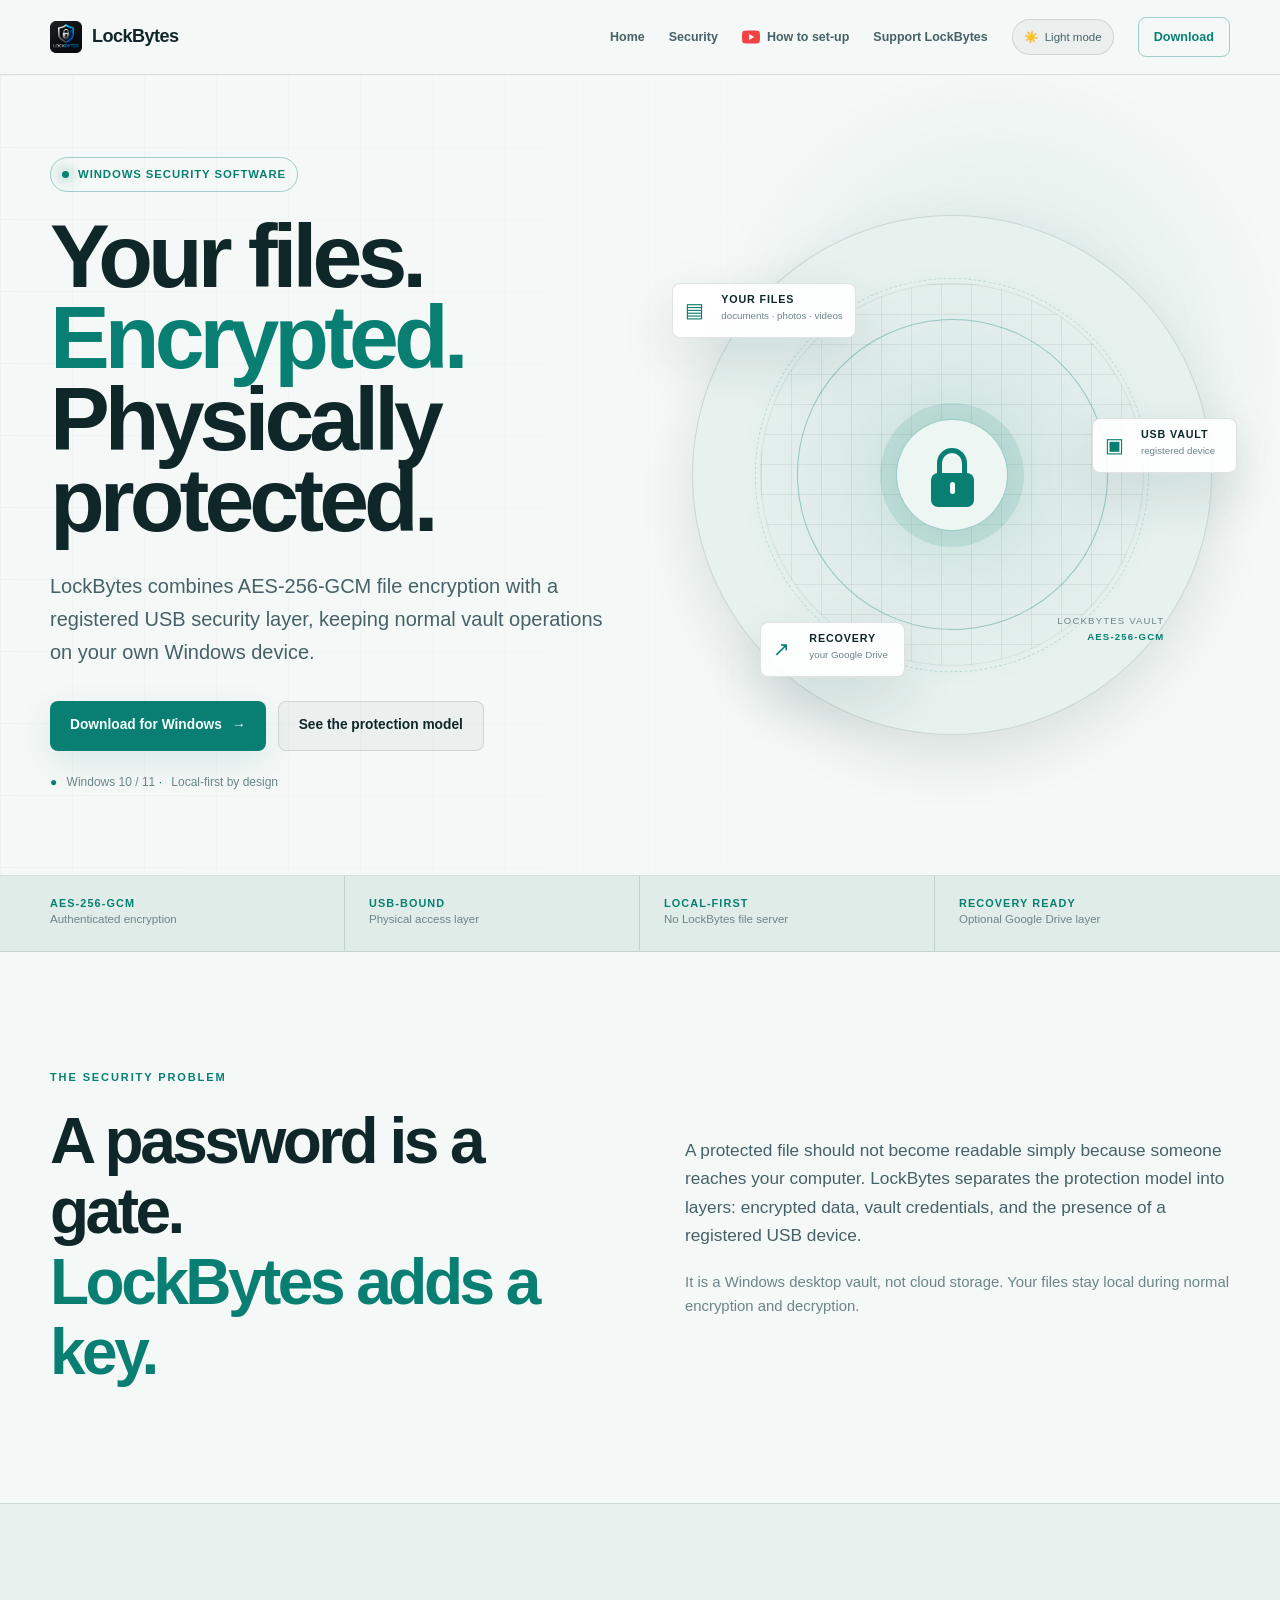
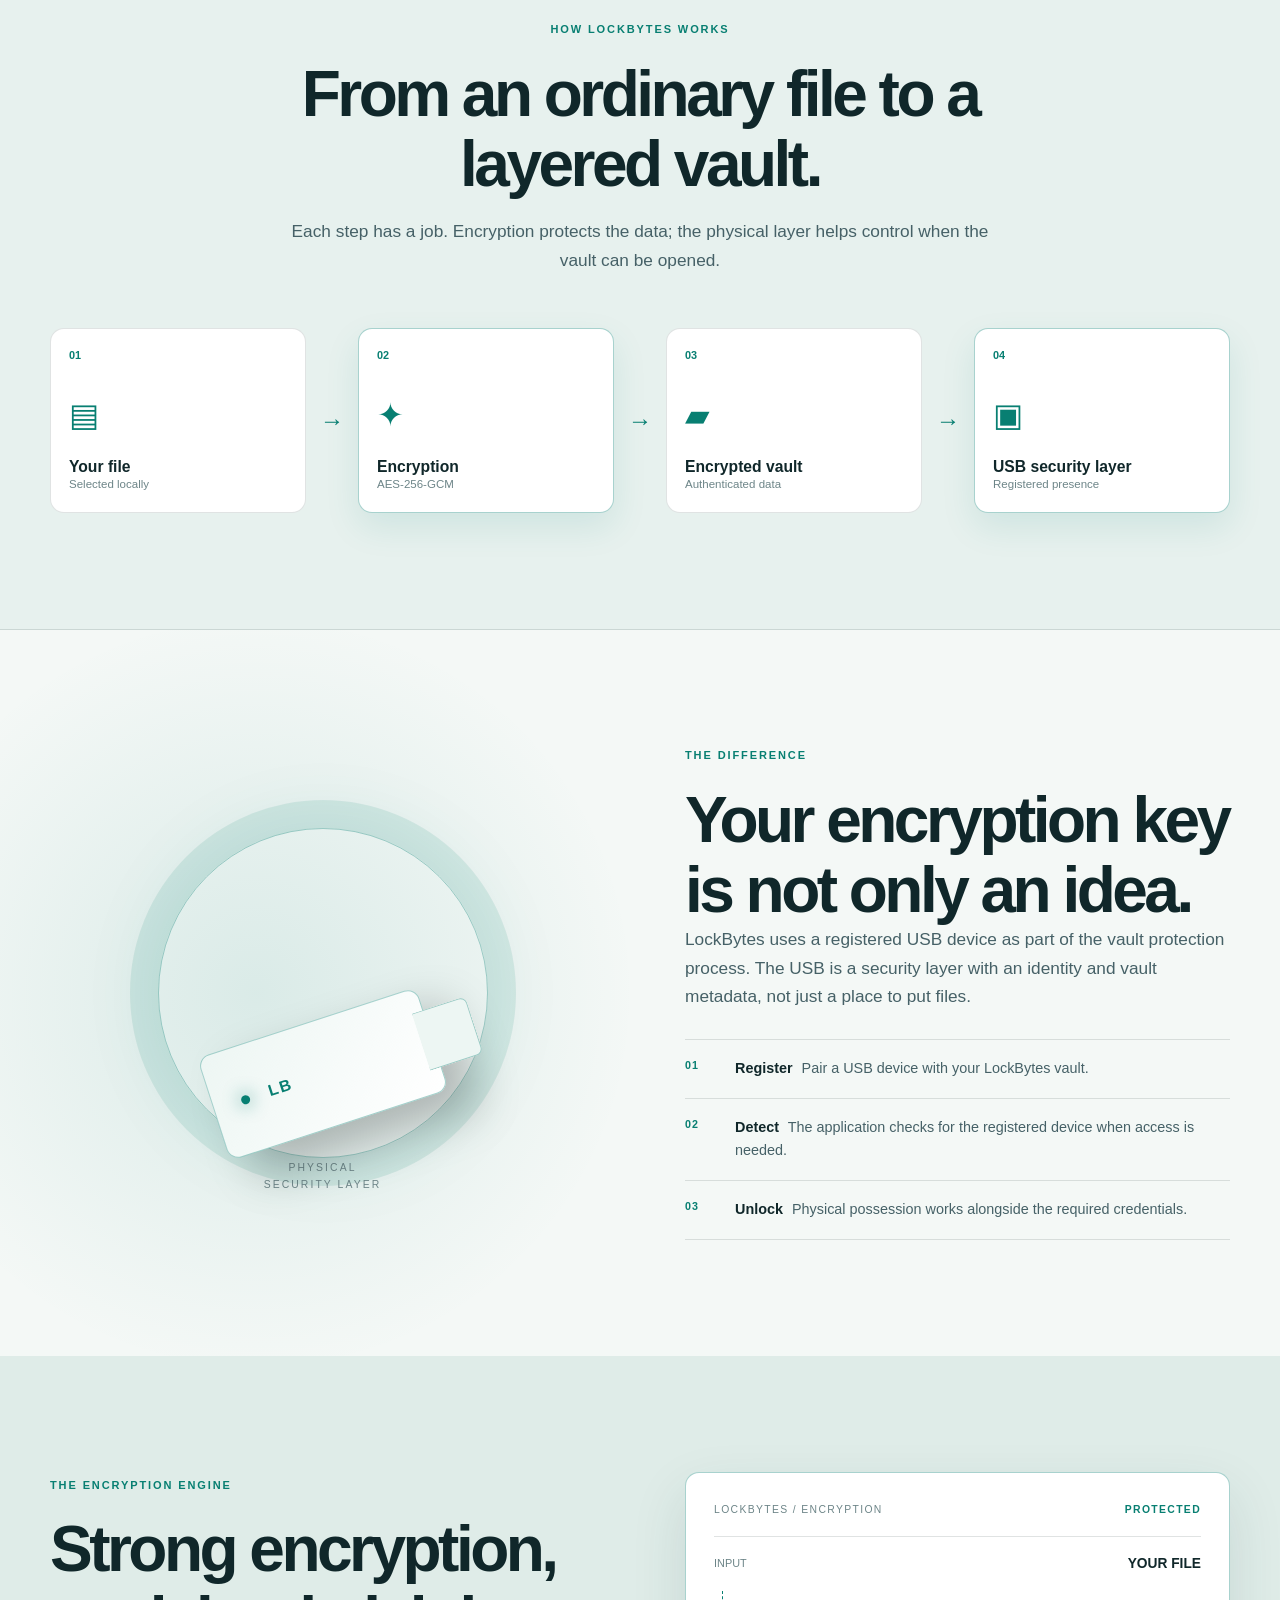
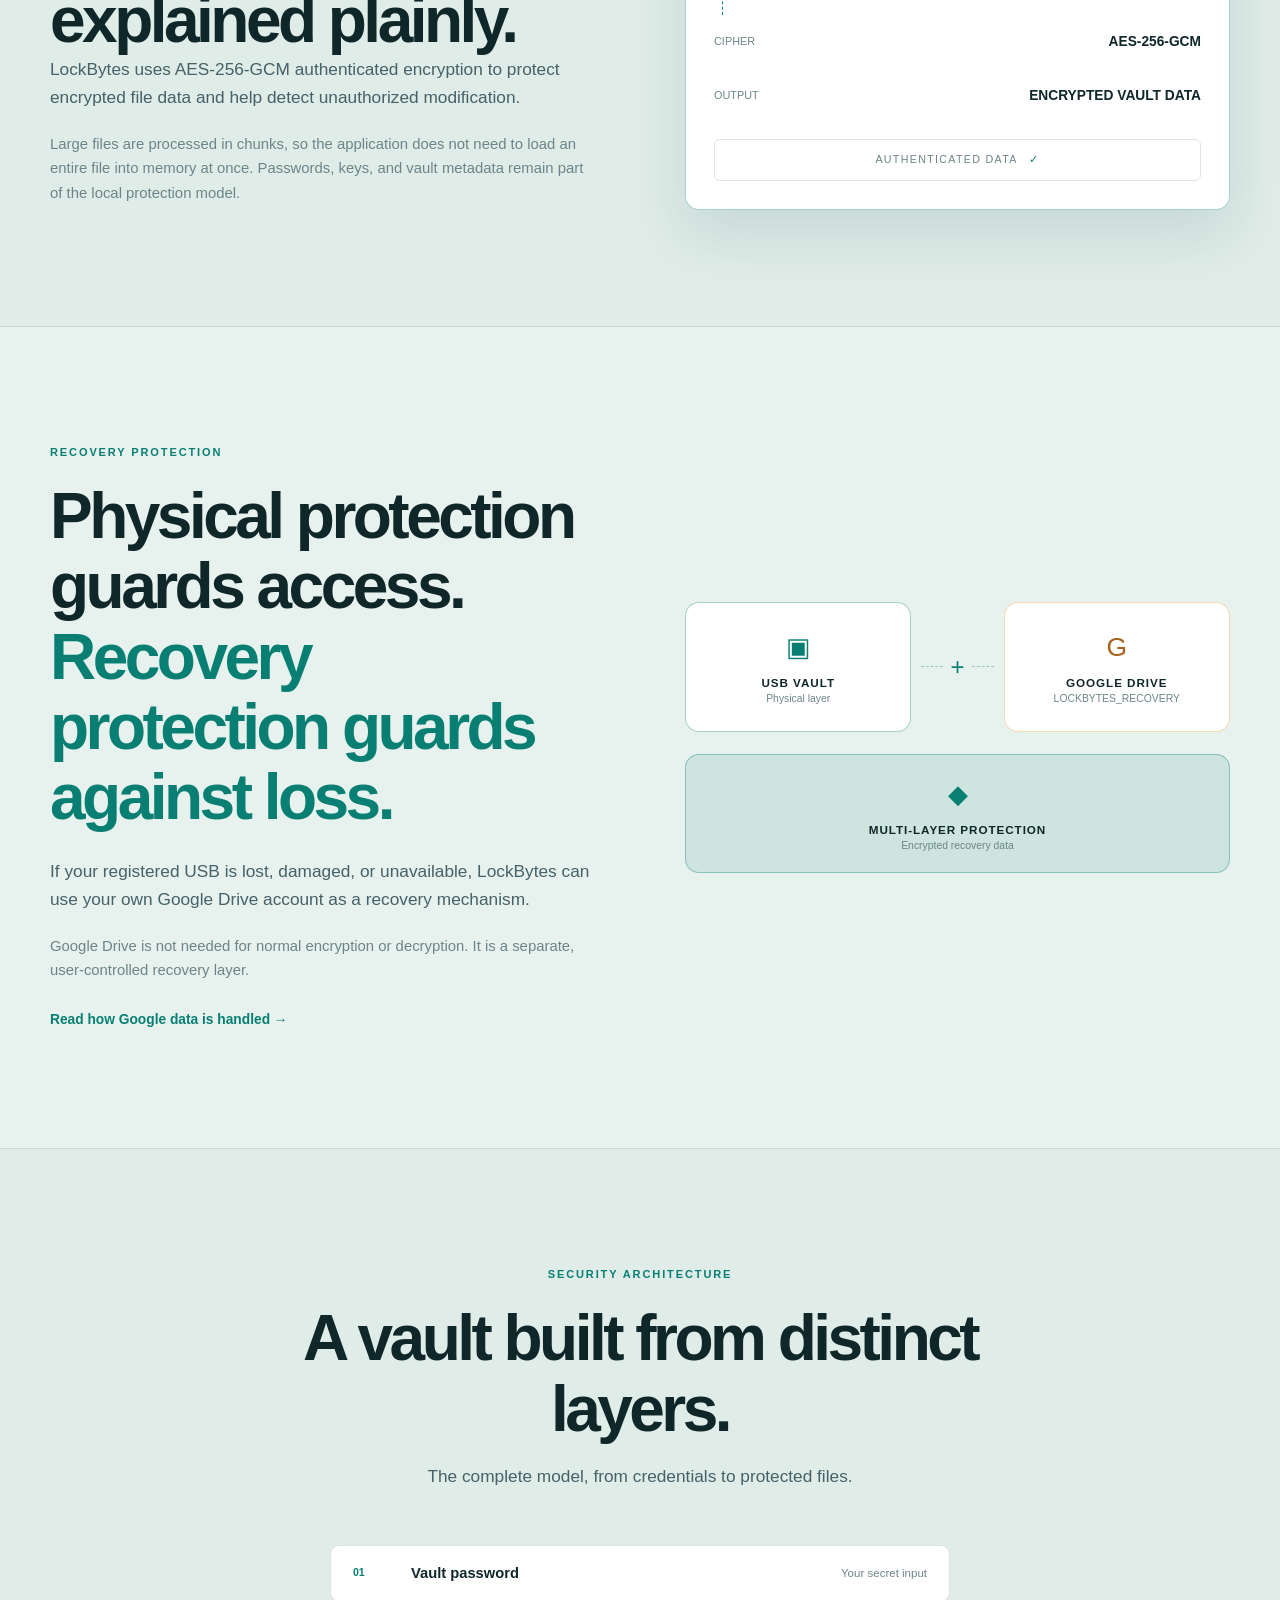
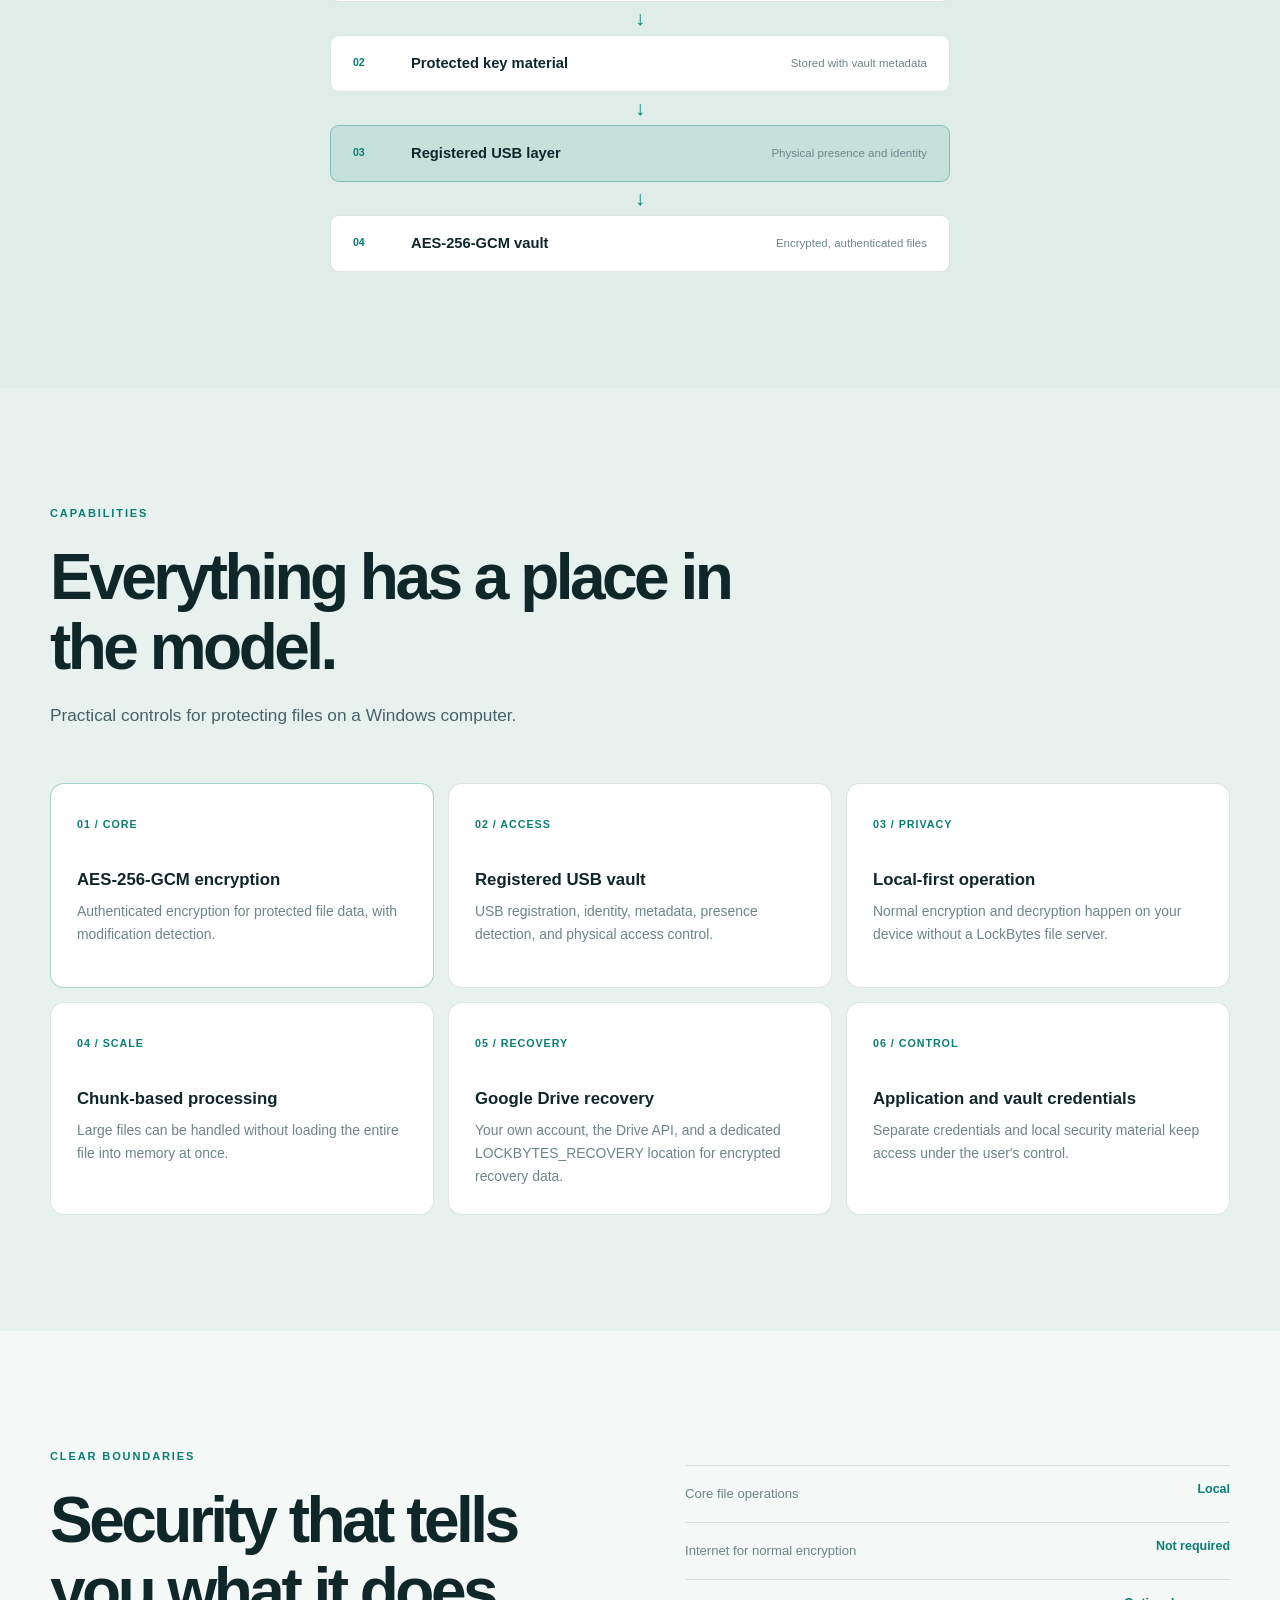
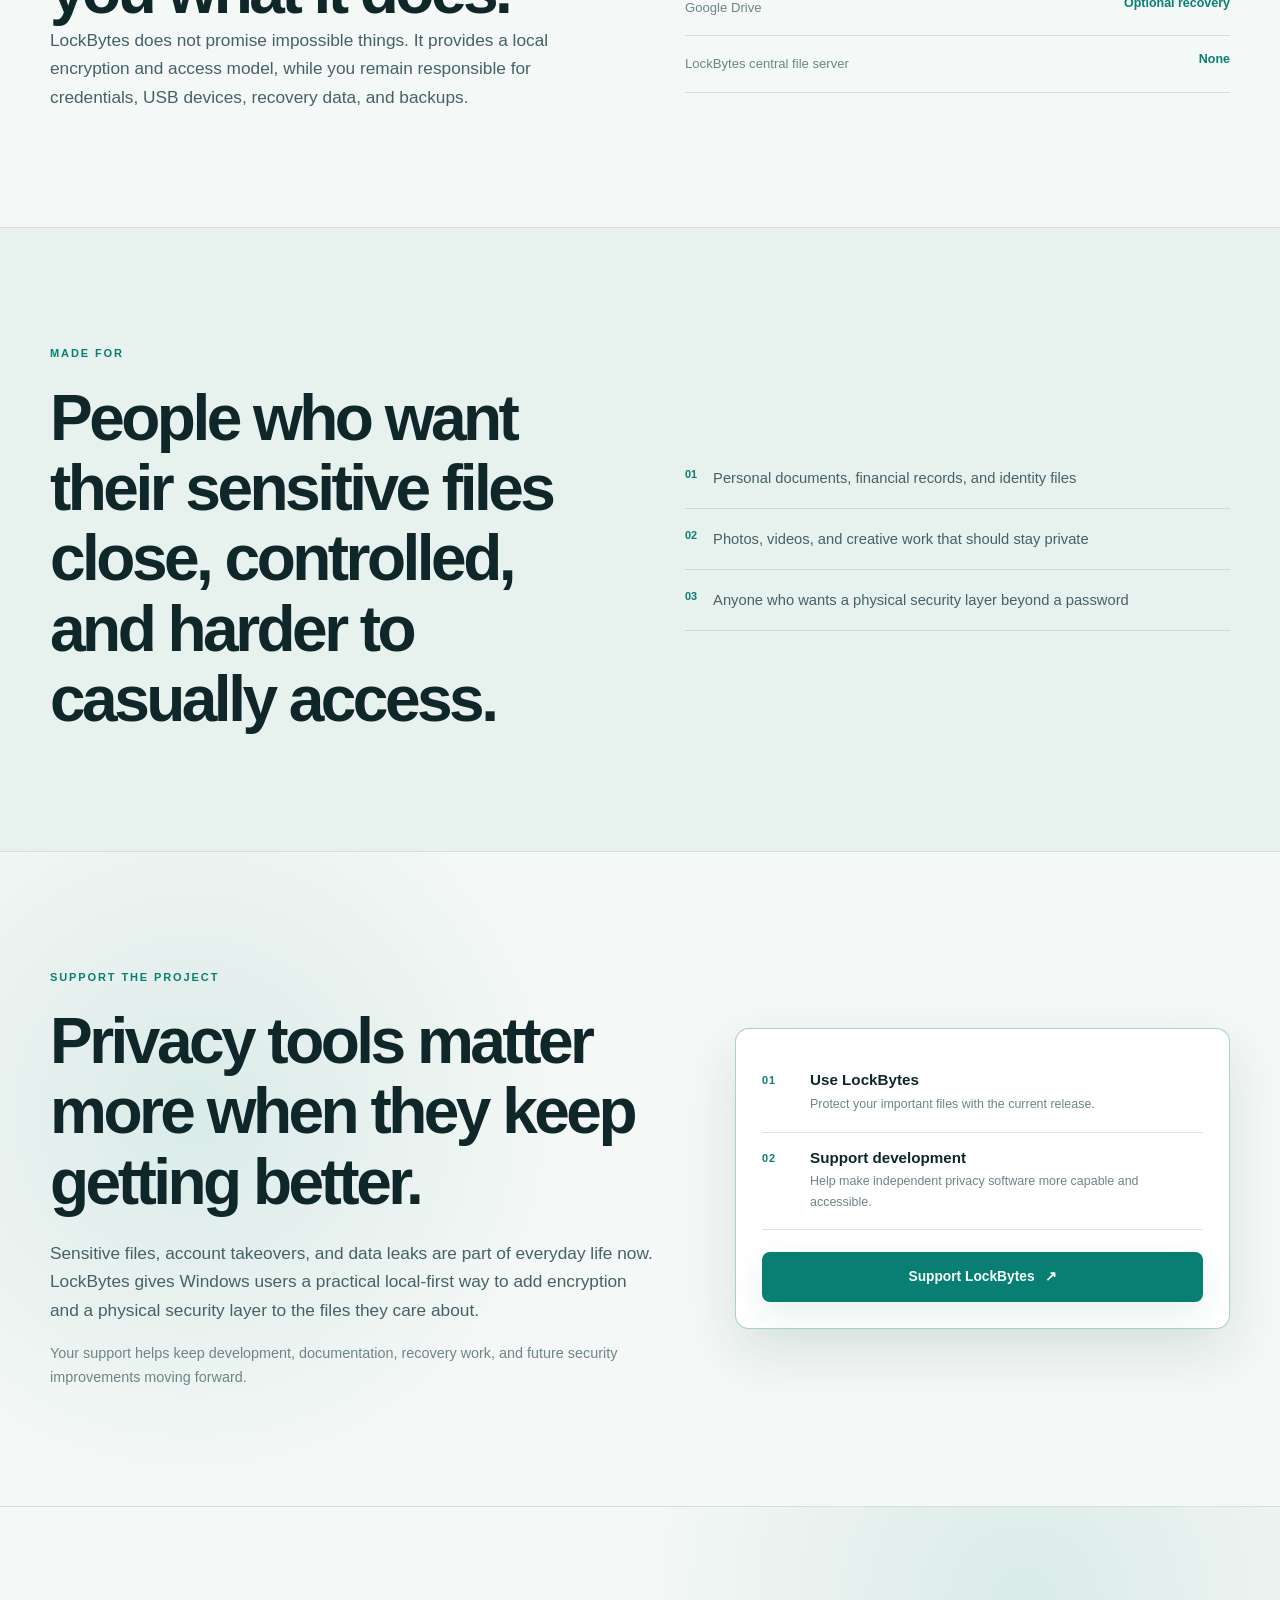
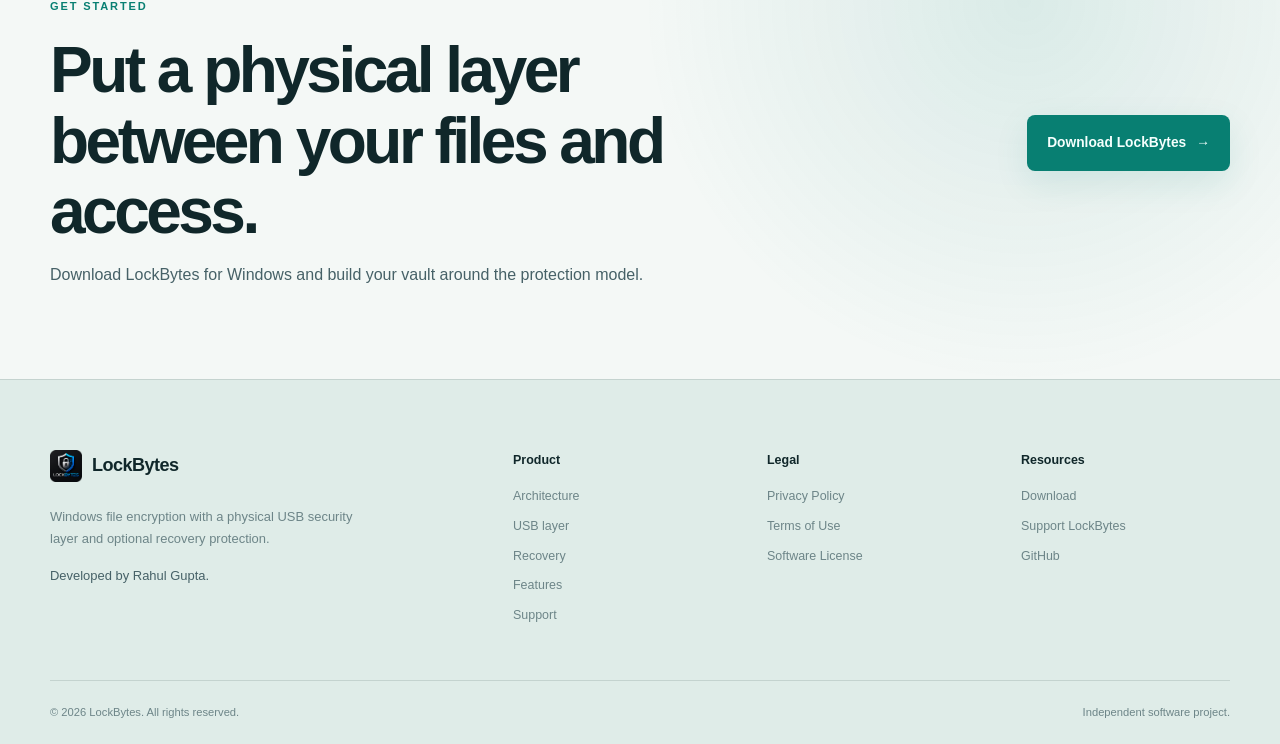
<file: index.html>
<!DOCTYPE html>

<html lang="en">
    <head>
        <meta charset="UTF-8">
        <script>
            (function() {
                try {
                    var savedTheme = localStorage.getItem('lockbytes-theme');
                    var preferredTheme = savedTheme === 'dark' || savedTheme === 'light' ?
                        savedTheme :
                        (window.matchMedia('(prefers-color-scheme: dark)').matches ? 'dark' : 'light');
                    document.documentElement.setAttribute('data-theme', preferredTheme);
                } catch (error) {
                    document.documentElement.setAttribute('data-theme', 'dark');
                }
            })();
        </script>

    <meta name="viewport" content="width=device-width, initial-scale=1.0">

    <meta name="description"
          content="LockBytes encrypts sensitive files on Windows and adds a registered USB security layer, with optional Google Drive recovery protection.">

    <meta name="keywords"
          content="LockBytes, file encryption, AES-256-GCM, USB security, Windows file vault, Google Drive recovery">

    <meta name="author" content="Rahul Gupta">

    <meta property="og:title"
          content="LockBytes | Encrypted files with a physical security layer">

    <meta property="og:description"
          content="Local-first Windows file encryption with a registered USB security layer and optional Google Drive recovery.">

    <meta property="og:type" content="website">

    <title>LockBytes | Encrypted files with a physical security layer</title>

    <!-- Preferred homepage URL -->
    <link rel="canonical" href="https://lockbytes.in/">

    <link rel="stylesheet" href="style.css">
</head>

<body>
    <header class="navbar">
        <div class="container nav-container">

            <a href="/" class="brand" aria-label="LockBytes home">
                <img src="img/lockbytes_logo_transparent_kb.png"
                     alt=""
                     width="32"
                     height="32"
                     class="brand-logo">
                <span>LockBytes</span>
            </a>

            <nav class="nav-links" aria-label="Main navigation">
                <a href="/">Home</a>

                <a href="enc_page/security-cryptography.html">Security</a>

                <a class="youtube-nav-link"
                   href="https://www.youtube.com/watch?v=yhuIspwCHjM&amp;list=PLA3EXU3yKvnE"
                   target="_blank"
                   rel="noopener noreferrer"
                   aria-label="How to set-up LockBytes on YouTube">
                    <svg aria-hidden="true"
                         width="18"
                         height="14"
                         viewBox="0 0 20 15"
                         fill="currentColor">
                        <path d="M19.6 2.35a2.5 2.5 0 0 0-1.76-1.76C16.29.17 10 .17 10 .17s-6.29 0-7.84.42A2.5 2.5 0 0 0 .4 2.35 26 26 0 0 0 0 7.5a26 26 0 0 0 .4 5.15 2.5 2.5 0 0 0 1.76 1.76c1.55.42 7.84.42 7.84.42s6.29 0 7.84-.42a2.5 2.5 0 0 0 1.76-1.76A26 26 0 0 0 20 7.5a26 26 0 0 0-.4-5.15ZM8 10.72V4.28L13.55 7.5 8 10.72Z"/>
                    </svg>
                    <span>How to set-up</span>
                </a>

                <a href="https://codagewithrahul.github.io/support/index.html"
                   target="_blank"
                   rel="noopener noreferrer">
                    Support LockBytes
                </a>
            </nav>

            <button class="theme-toggle"
                    type="button"
                    data-theme-toggle
                    aria-label="Switch to light mode"
                    aria-pressed="false">
                <span class="theme-icon" aria-hidden="true">☀</span>
                <span class="theme-label">Light mode</span>
            </button>

            <a href="download.html" class="nav-button">Download</a>
        </div>
    </header>

    <main>

        <section class="hero" aria-labelledby="hero-title">
            <div class="hero-grid container">

                <div class="hero-copy">
                    <p class="eyebrow">
                        <span class="status-dot" aria-hidden="true"></span>
                        Windows security software
                    </p>

                    <h1 id="hero-title">
                        Your files.
                        <br>
                        <em>Encrypted.</em>
                        <br>
                        Physically protected.
                    </h1>

                    <p class="hero-lede">
                        LockBytes combines AES-256-GCM file encryption with a registered USB security layer, keeping normal vault operations on your own Windows device.
                    </p>

                    <div class="hero-actions">
                        <a href="download.html" class="button button-primary">
                            Download for Windows
                            <span aria-hidden="true">→</span>
                        </a>

                        <a href="#architecture" class="button button-secondary">
                            See the protection model
                        </a>
                    </div>

                    <p class="hero-footnote">
                        <span aria-hidden="true">●</span>
                        Windows 10 / 11
                        <span aria-hidden="true">·</span>
                        Local-first by design
                    </p>
                </div>

                <div class="hero-visual"
                     aria-label="LockBytes protection model: file, encryption, USB vault, and recovery"
                     role="img">

                    <div class="visual-grid"></div>
                    <div class="orbit orbit-one"></div>
                    <div class="orbit orbit-two"></div>

                    <div class="core-lock">
                        <span class="lock-shackle"></span>
                        <span class="lock-body"></span>
                    </div>

                    <div class="visual-node node-file">
                        <span class="node-glyph">▤</span>
                        <strong>YOUR FILES</strong>
                        <small>documents · photos · videos</small>
                    </div>

                    <div class="visual-node node-usb">
                        <span class="node-glyph">▣</span>
                        <strong>USB VAULT</strong>
                        <small>registered device</small>
                    </div>

                    <div class="visual-node node-recovery">
                        <span class="node-glyph">↗</span>
                        <strong>RECOVERY</strong>
                        <small>your Google Drive</small>
                    </div>

                    <span class="visual-caption">
                        LOCKBYTES VAULT
                        <br>
                        <b>AES-256-GCM</b>
                    </span>
                </div>
            </div>
        </section>

        <section class="signal-strip" aria-label="LockBytes at a glance">
            <div class="container signal-grid">

                <div>
                    <strong>AES-256-GCM</strong>
                    <span>Authenticated encryption</span>
                </div>

                <div>
                    <strong>USB-BOUND</strong>
                    <span>Physical access layer</span>
                </div>

                <div>
                    <strong>LOCAL-FIRST</strong>
                    <span>No LockBytes file server</span>
                </div>

                <div>
                    <strong>RECOVERY READY</strong>
                    <span>Optional Google Drive layer</span>
                </div>

            </div>
        </section>

        <section class="section problem-section">
            <div class="container split-intro">

                <div>
                    <p class="section-label">THE SECURITY PROBLEM</p>

                    <h2>
                        A password is a gate.
                        <br>
                        <em>LockBytes adds a key.</em>
                    </h2>
                </div>

                <div>
                    <p class="lead">
                        A protected file should not become readable simply because someone reaches your computer. LockBytes separates the protection model into layers: encrypted data, vault credentials, and the presence of a registered USB device.
                    </p>

                    <p class="muted">
                        It is a Windows desktop vault, not cloud storage. Your files stay local during normal encryption and decryption.
                    </p>
                </div>

            </div>
        </section>

        <section id="architecture" class="section architecture-section">
            <div class="container">

                <div class="section-heading centered">
                    <p class="section-label">HOW LOCKBYTES WORKS</p>

                    <h2>From an ordinary file to a layered vault.</h2>

                    <p>
                        Each step has a job. Encryption protects the data; the physical layer helps control when the vault can be opened.
                    </p>
                </div>

                <div class="flow-diagram"
                     aria-label="File to encrypted vault to USB security layer flow">

                    <div class="flow-step">
                        <span class="flow-index">01</span>
                        <span class="flow-icon">▤</span>
                        <strong>Your file</strong>
                        <small>Selected locally</small>
                    </div>

                    <span class="flow-arrow" aria-hidden="true">→</span>

                    <div class="flow-step active">
                        <span class="flow-index">02</span>
                        <span class="flow-icon">✦</span>
                        <strong>Encryption</strong>
                        <small>AES-256-GCM</small>
                    </div>

                    <span class="flow-arrow" aria-hidden="true">→</span>

                    <div class="flow-step">
                        <span class="flow-index">03</span>
                        <span class="flow-icon">▰</span>
                        <strong>Encrypted vault</strong>
                        <small>Authenticated data</small>
                    </div>

                    <span class="flow-arrow" aria-hidden="true">→</span>

                    <div class="flow-step accent">
                        <span class="flow-index">04</span>
                        <span class="flow-icon">▣</span>
                        <strong>USB security layer</strong>
                        <small>Registered presence</small>
                    </div>

                </div>
            </div>
        </section>

        <section id="usb-layer" class="section usb-section">
            <div class="container usb-grid">

                <div class="usb-visual"
                     aria-label="Illustration of a physical USB vault security layer"
                     role="img">

                    <div class="usb-port"></div>

                    <div class="usb-stick">
                        <span class="usb-led"></span>
                        <span class="usb-mark">LB</span>
                    </div>

                    <div class="usb-ring"></div>

                    <span class="usb-label">
                        PHYSICAL
                        <br>
                        SECURITY LAYER
                    </span>
                </div>

                <div class="usb-copy">
                    <p class="section-label">THE DIFFERENCE</p>

                    <h2>Your encryption key is not only an idea.</h2>

                    <p class="lead">
                        LockBytes uses a registered USB device as part of the vault protection process. The USB is a security layer with an identity and vault metadata, not just a place to put files.
                    </p>

                    <div class="detail-list">

                        <div>
                            <span>01</span>
                            <p>
                                <strong>Register</strong>
                                Pair a USB device with your LockBytes vault.
                            </p>
                        </div>

                        <div>
                            <span>02</span>
                            <p>
                                <strong>Detect</strong>
                                The application checks for the registered device when access is needed.
                            </p>
                        </div>

                        <div>
                            <span>03</span>
                            <p>
                                <strong>Unlock</strong>
                                Physical possession works alongside the required credentials.
                            </p>
                        </div>

                    </div>
                </div>

            </div>
        </section>

        <section class="section encryption-section">
            <div class="container encryption-grid">

                <div>
                    <p class="section-label">THE ENCRYPTION ENGINE</p>

                    <h2>Strong encryption, explained plainly.</h2>

                    <p class="lead">
                        LockBytes uses AES-256-GCM authenticated encryption to protect encrypted file data and help detect unauthorized modification.
                    </p>

                    <p class="muted">
                        Large files are processed in chunks, so the application does not need to load an entire file into memory at once. Passwords, keys, and vault metadata remain part of the local protection model.
                    </p>
                </div>

                <div class="algorithm-panel">

                    <div class="algorithm-header">
                        <span>LOCKBYTES / ENCRYPTION</span>
                        <b>PROTECTED</b>
                    </div>

                    <div class="algorithm-row">
                        <span>INPUT</span>
                        <strong>YOUR FILE</strong>
                    </div>

                    <div class="algorithm-line"></div>

                    <div class="algorithm-row">
                        <span>CIPHER</span>
                        <strong>AES-256-GCM</strong>
                    </div>

                    <div class="algorithm-row">
                        <span>OUTPUT</span>
                        <strong>ENCRYPTED VAULT DATA</strong>
                    </div>

                    <div class="algorithm-badge">
                        AUTHENTICATED DATA <span>✓</span>
                    </div>

                </div>
            </div>
        </section>

        <section id="recovery" class="section recovery-section">
            <div class="container recovery-layout">

                <div class="recovery-copy">
                    <p class="section-label">RECOVERY PROTECTION</p>

                    <h2>
                        Physical protection guards access.
                        <br>
                        <em>Recovery protection guards against loss.</em>
                    </h2>

                    <p class="lead">
                        If your registered USB is lost, damaged, or unavailable, LockBytes can use your own Google Drive account as a recovery mechanism.
                    </p>

                    <p class="muted">
                        Google Drive is not needed for normal encryption or decryption. It is a separate, user-controlled recovery layer.
                    </p>

                    <a href="privacy_policy/index.html" class="text-link">
                        Read how Google data is handled
                        <span aria-hidden="true">→</span>
                    </a>
                </div>

                <div class="recovery-visual">

                    <div class="recovery-endpoint usb-endpoint">
                        <span>▣</span>
                        <strong>USB VAULT</strong>
                        <small>Physical layer</small>
                    </div>

                    <div class="recovery-connector">
                        <span class="connector-line" aria-hidden="true"></span>
                        <span aria-hidden="true">+</span>
                        <span class="connector-line" aria-hidden="true"></span>
                    </div>

                    <div class="recovery-endpoint drive-endpoint">
                        <span>G</span>
                        <strong>GOOGLE DRIVE</strong>
                        <small>LOCKBYTES_RECOVERY</small>
                    </div>

                    <div class="recovery-result">
                        <span>◆</span>
                        <strong>MULTI-LAYER PROTECTION</strong>
                        <small>Encrypted recovery data</small>
                    </div>

                </div>
            </div>
        </section>

        <section class="section architecture-dark">
            <div class="container">

                <div class="section-heading centered">
                    <p class="section-label">SECURITY ARCHITECTURE</p>

                    <h2>A vault built from distinct layers.</h2>

                    <p>
                        The complete model, from credentials to protected files.
                    </p>
                </div>

                <div class="architecture-stack"
                     role="list"
                     aria-label="LockBytes security architecture">

                    <div role="listitem">
                        <span>01</span>
                        <strong>Vault password</strong>
                        <small>Your secret input</small>
                    </div>

                    <b aria-hidden="true">↓</b>

                    <div role="listitem">
                        <span>02</span>
                        <strong>Protected key material</strong>
                        <small>Stored with vault metadata</small>
                    </div>

                    <b aria-hidden="true">↓</b>

                    <div role="listitem" class="stack-highlight">
                        <span>03</span>
                        <strong>Registered USB layer</strong>
                        <small>Physical presence and identity</small>
                    </div>

                    <b aria-hidden="true">↓</b>

                    <div role="listitem">
                        <span>04</span>
                        <strong>AES-256-GCM vault</strong>
                        <small>Encrypted, authenticated files</small>
                    </div>

                </div>
            </div>
        </section>

        <section id="features" class="section features-section">
            <div class="container">

                <div class="section-heading">
                    <p class="section-label">CAPABILITIES</p>

                    <h2>Everything has a place in the model.</h2>

                    <p>
                        Practical controls for protecting files on a Windows computer.
                    </p>
                </div>

                <div class="feature-grid">

                    <article class="feature-card featured">
                        <span class="card-index">01 / CORE</span>
                        <h3>AES-256-GCM encryption</h3>
                        <p>
                            Authenticated encryption for protected file data, with modification detection.
                        </p>
                    </article>

                    <article class="feature-card">
                        <span class="card-index">02 / ACCESS</span>
                        <h3>Registered USB vault</h3>
                        <p>
                            USB registration, identity, metadata, presence detection, and physical access control.
                        </p>
                    </article>

                    <article class="feature-card">
                        <span class="card-index">03 / PRIVACY</span>
                        <h3>Local-first operation</h3>
                        <p>
                            Normal encryption and decryption happen on your device without a LockBytes file server.
                        </p>
                    </article>

                    <article class="feature-card">
                        <span class="card-index">04 / SCALE</span>
                        <h3>Chunk-based processing</h3>
                        <p>
                            Large files can be handled without loading the entire file into memory at once.
                        </p>
                    </article>

                    <article class="feature-card">
                        <span class="card-index">05 / RECOVERY</span>
                        <h3>Google Drive recovery</h3>
                        <p>
                            Your own account, the Drive API, and a dedicated LOCKBYTES_RECOVERY location for encrypted recovery data.
                        </p>
                    </article>

                    <article class="feature-card">
                        <span class="card-index">06 / CONTROL</span>
                        <h3>Application and vault credentials</h3>
                        <p>
                            Separate credentials and local security material keep access under the user's control.
                        </p>
                    </article>

                </div>
            </div>
        </section>

        <section class="section trust-section">
            <div class="container trust-layout">

                <div>
                    <p class="section-label">CLEAR BOUNDARIES</p>

                    <h2>Security that tells you what it does.</h2>

                    <p class="lead">
                        LockBytes does not promise impossible things. It provides a local encryption and access model, while you remain responsible for credentials, USB devices, recovery data, and backups.
                    </p>
                </div>

                <div class="trust-table">

                    <div>
                        <span>Core file operations</span>
                        <strong>Local</strong>
                    </div>

                    <div>
                        <span>Internet for normal encryption</span>
                        <strong>Not required</strong>
                    </div>

                    <div>
                        <span>Google Drive</span>
                        <strong>Optional recovery</strong>
                    </div>

                    <div>
                        <span>LockBytes central file server</span>
                        <strong>None</strong>
                    </div>

                </div>
            </div>
        </section>

        <section class="section audience-section">
            <div class="container audience-grid">

                <div>
                    <p class="section-label">MADE FOR</p>

                    <h2>
                        People who want their sensitive files close, controlled, and harder to casually access.
                    </h2>
                </div>

                <div class="audience-list">

                    <p>
                        <span>01</span>
                        Personal documents, financial records, and identity files
                    </p>

                    <p>
                        <span>02</span>
                        Photos, videos, and creative work that should stay private
                    </p>

                    <p>
                        <span>03</span>
                        Anyone who wants a physical security layer beyond a password
                    </p>

                </div>
            </div>
        </section>

        <section id="support" class="section support-section">
            <div class="container support-layout">

                <div>
                    <p class="section-label">SUPPORT THE PROJECT</p>

                    <h2>
                        Privacy tools matter more when they keep getting better.
                    </h2>

                    <p class="lead">
                        Sensitive files, account takeovers, and data leaks are part of everyday life now. LockBytes gives Windows users a practical local-first way to add encryption and a physical security layer to the files they care about.
                    </p>

                    <p class="muted">
                        Your support helps keep development, documentation, recovery work, and future security improvements moving forward.
                    </p>
                </div>

                <div class="support-panel">

                    <div class="support-choice">
                        <span class="support-number">01</span>
                        <div>
                            <strong>Use LockBytes</strong>
                            <small>
                                Protect your important files with the current release.
                            </small>
                        </div>
                    </div>

                    <div class="support-choice">
                        <span class="support-number">02</span>
                        <div>
                            <strong>Support development</strong>
                            <small>
                                Help make independent privacy software more capable and accessible.
                            </small>
                        </div>
                    </div>

                    <a href="https://codagewithrahul.github.io/support/index.html"
                       class="button button-primary"
                       target="_blank"
                       rel="noopener noreferrer">
                        Support LockBytes
                        <span aria-hidden="true">↗</span>
                    </a>

                </div>
            </div>
        </section>

        <section class="download-section">
            <div class="container download-box">

                <div>
                    <p class="section-label">GET STARTED</p>

                    <h2>
                        Put a physical layer between your files and access.
                    </h2>

                    <p>
                        Download LockBytes for Windows and build your vault around the protection model.
                    </p>
                </div>

                <a href="download.html" class="button button-primary large-button">
                    Download LockBytes
                    <span aria-hidden="true">→</span>
                </a>

            </div>
        </section>

    </main>

    <footer class="footer">
        <div class="container footer-grid">

            <div class="footer-brand">

                <a href="/" class="brand">
                    <img src="img/lockbytes_logo_transparent_kb.png"
                         alt=""
                         width="32"
                         height="32"
                         class="brand-logo">
                    <span>LockBytes</span>
                </a>

                <p>
                    Windows file encryption with a physical USB security layer and optional recovery protection.
                </p>

                <p class="developer">
                    Developed by Rahul Gupta.
                </p>

            </div>

            <div class="footer-column">
                <h4>Product</h4>
                <a href="#architecture">Architecture</a>
                <a href="#usb-layer">USB layer</a>
                <a href="#recovery">Recovery</a>
                <a href="#features">Features</a>
                <a href="#support">Support</a>
            </div>

            <div class="footer-column">
                <h4>Legal</h4>
                <a href="privacy_policy/index.html">Privacy Policy</a>
                <a href="terms_of_use/index.html">Terms of Use</a>
                <a href="software_license/index.html">Software License</a>
            </div>

            <div class="footer-column">
                <h4>Resources</h4>
                <a href="download.html">Download</a>

                <a href="https://codagewithrahul.github.io/support/index.html"
                   target="_blank"
                   rel="noopener noreferrer">
                    Support LockBytes
                </a>

                <a href="https://github.com/CodageWithRahul/LockBytes"
                   target="_blank"
                   rel="noopener noreferrer">
                    GitHub
                </a>
            </div>

        </div>

        <div class="container footer-bottom">
            <span>© 2026 LockBytes. All rights reserved.</span>
            <span>Independent software project.</span>
        </div>
    </footer>

    <script src="theme.js"></script>
</body>

</html>
</file>
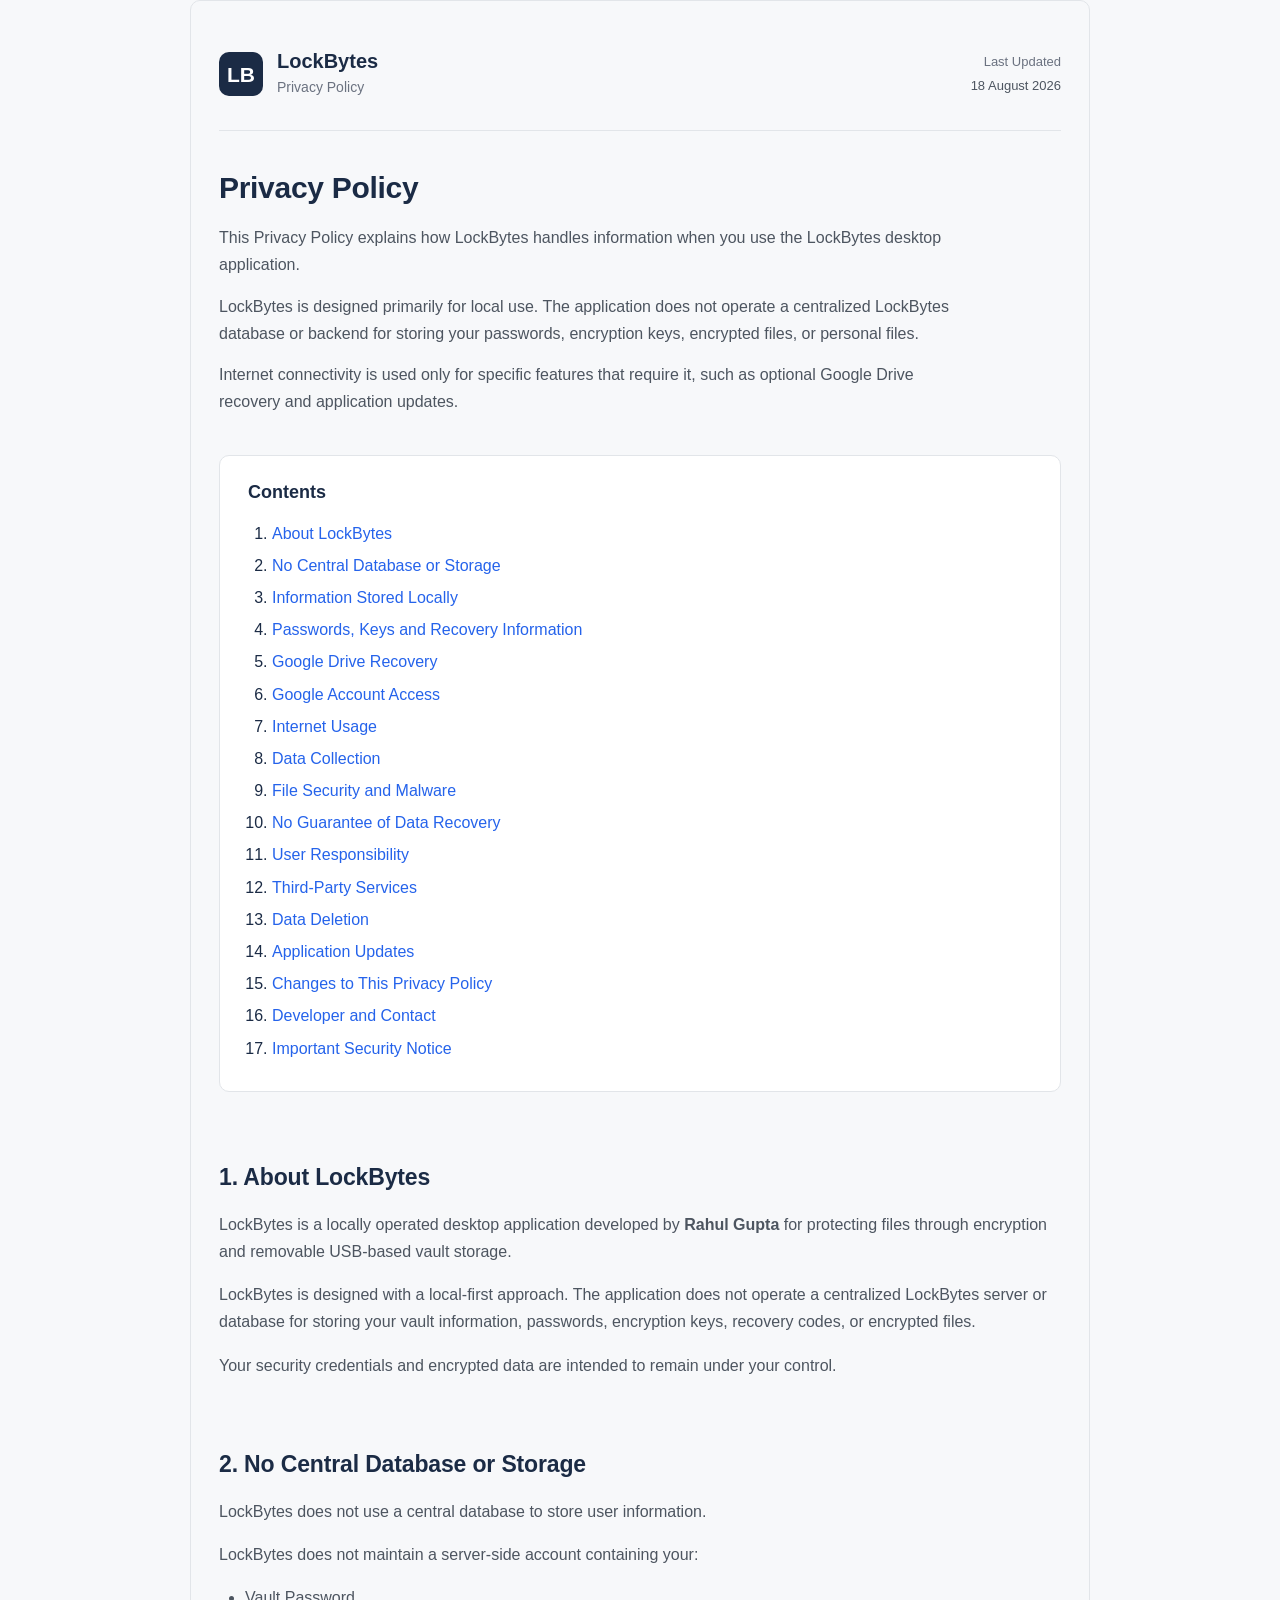
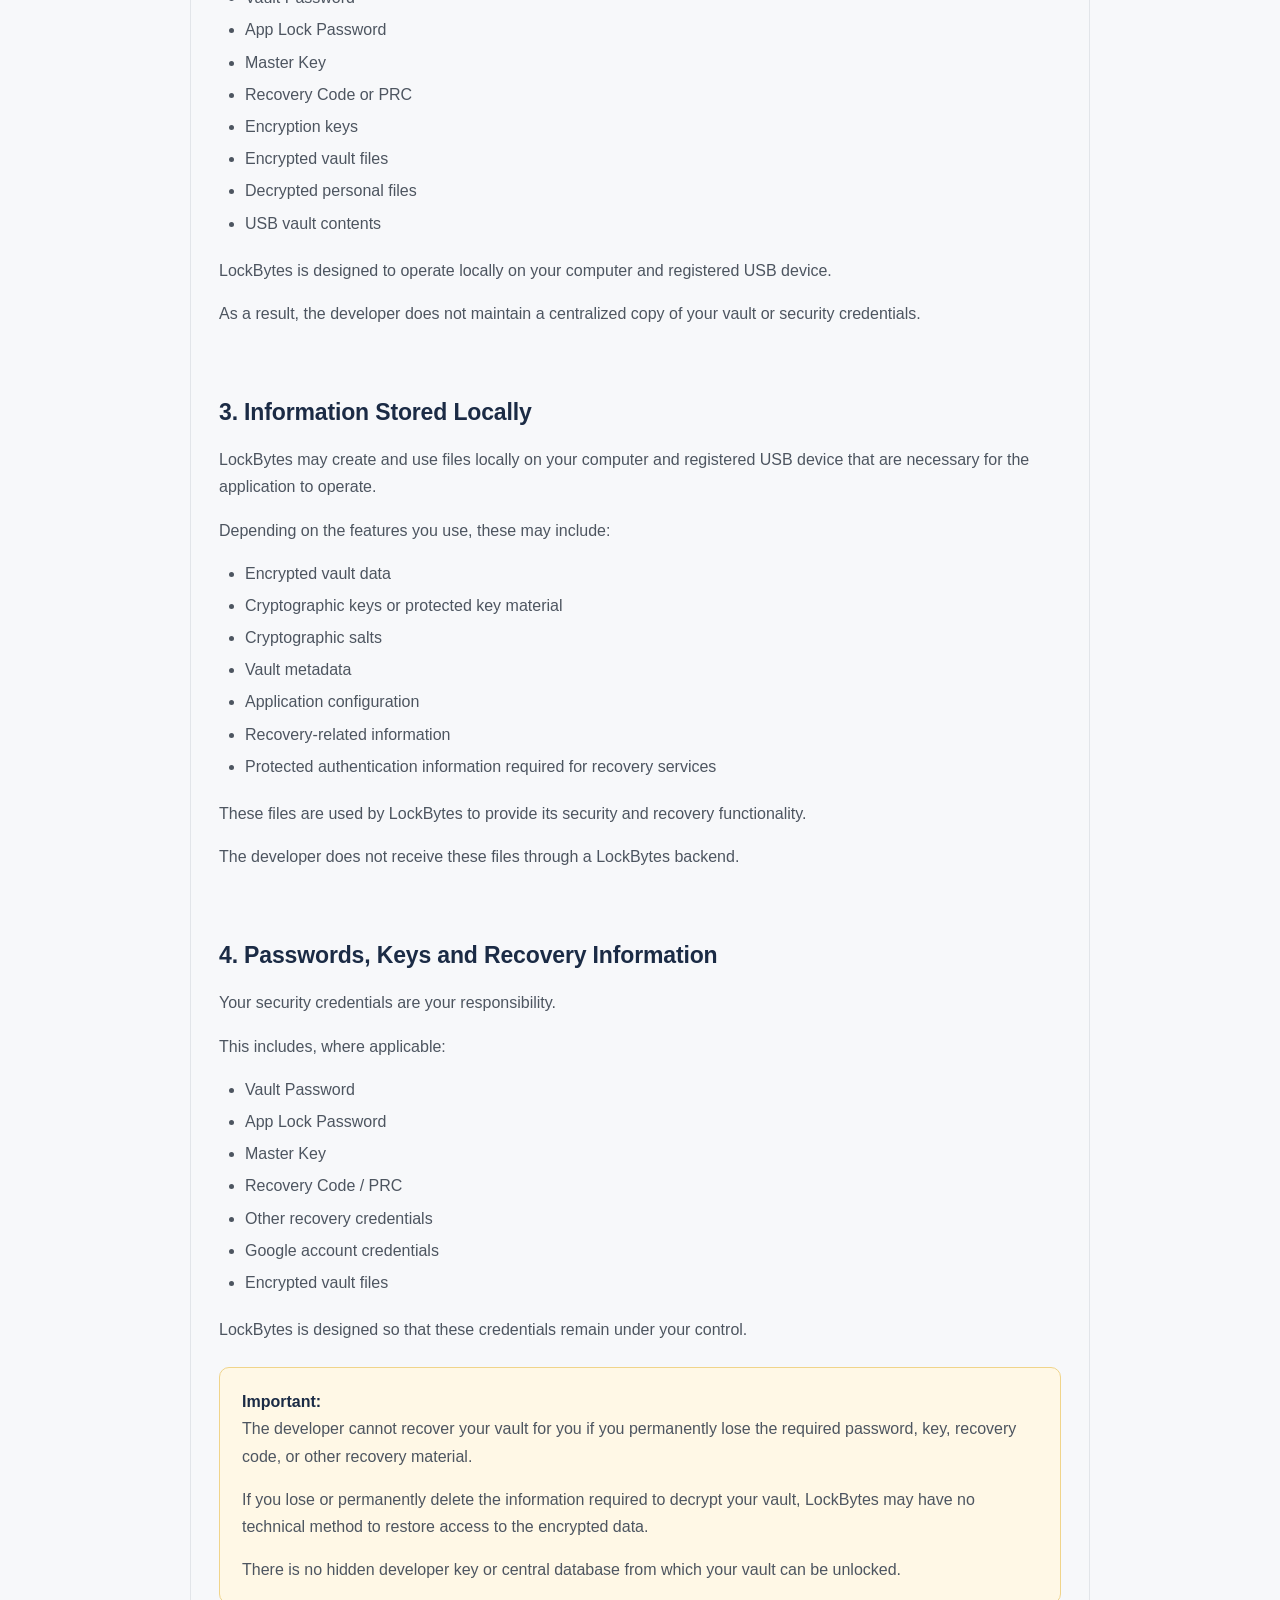
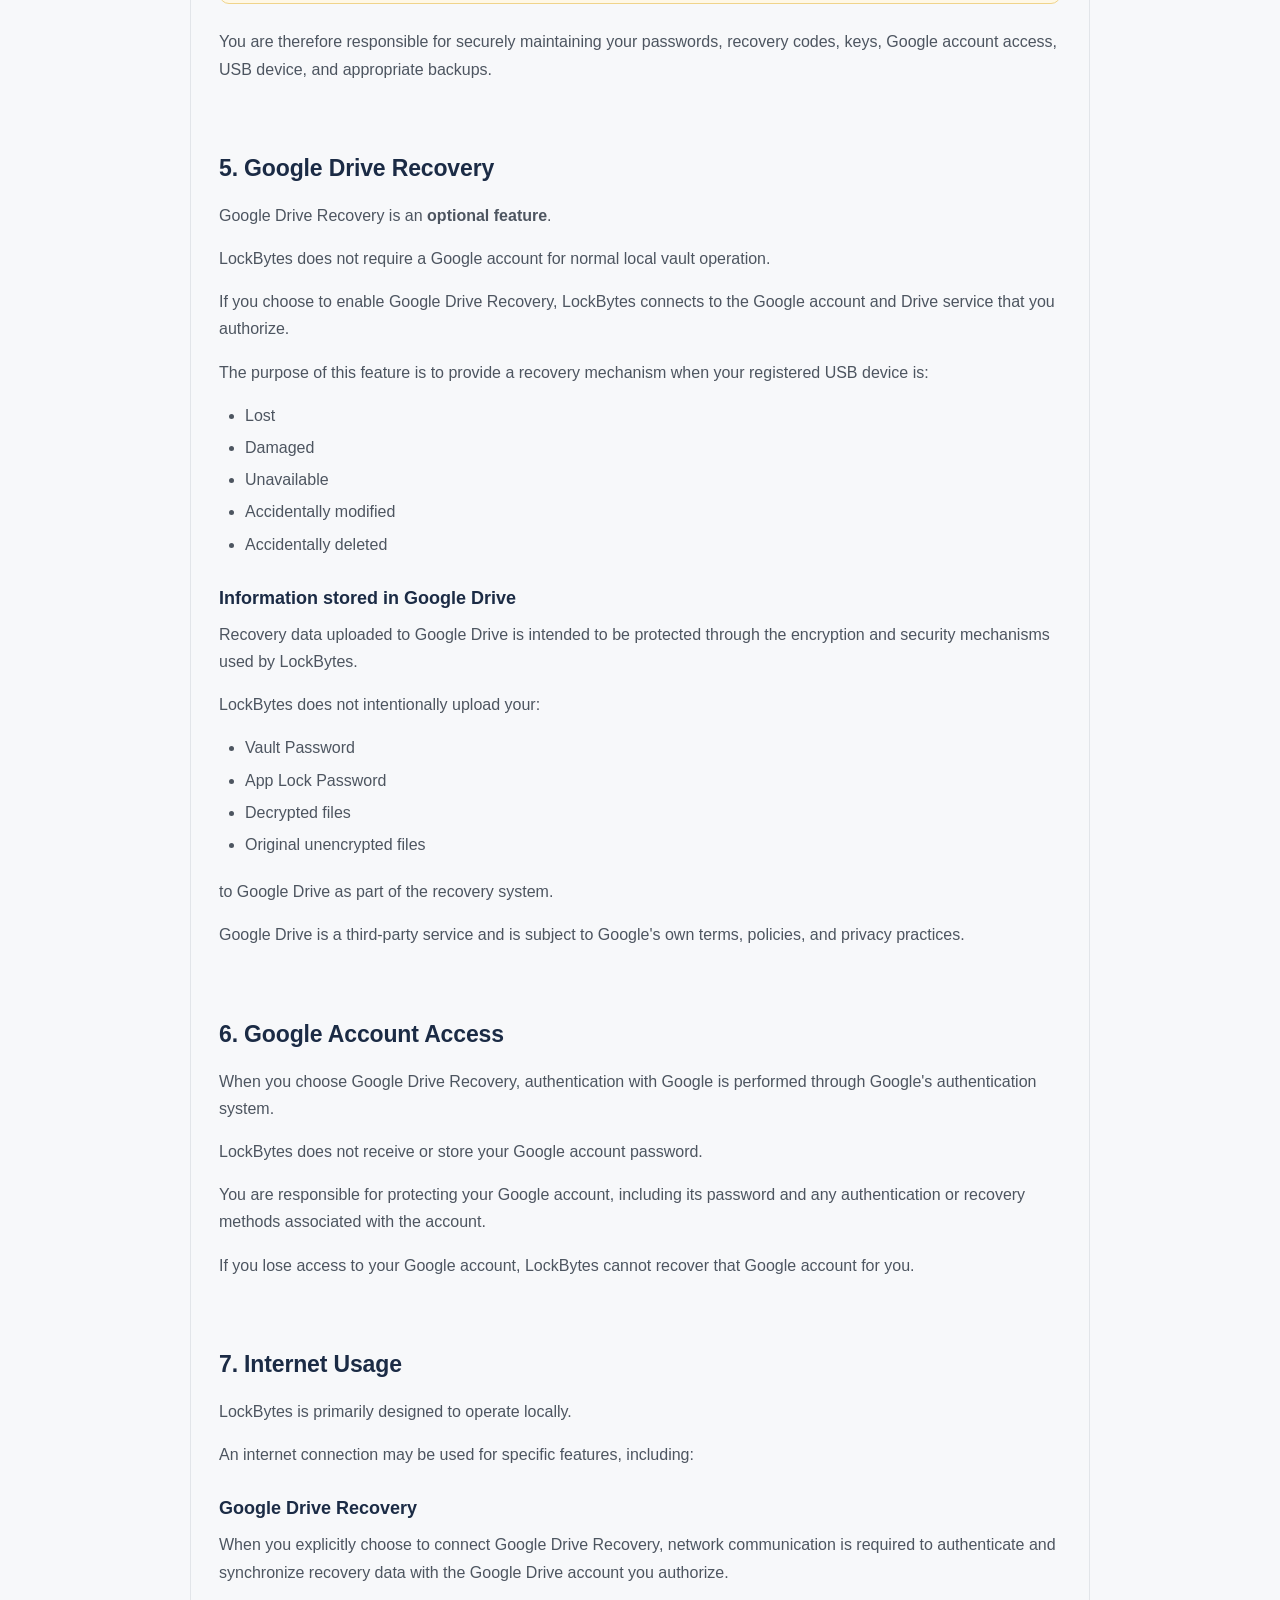
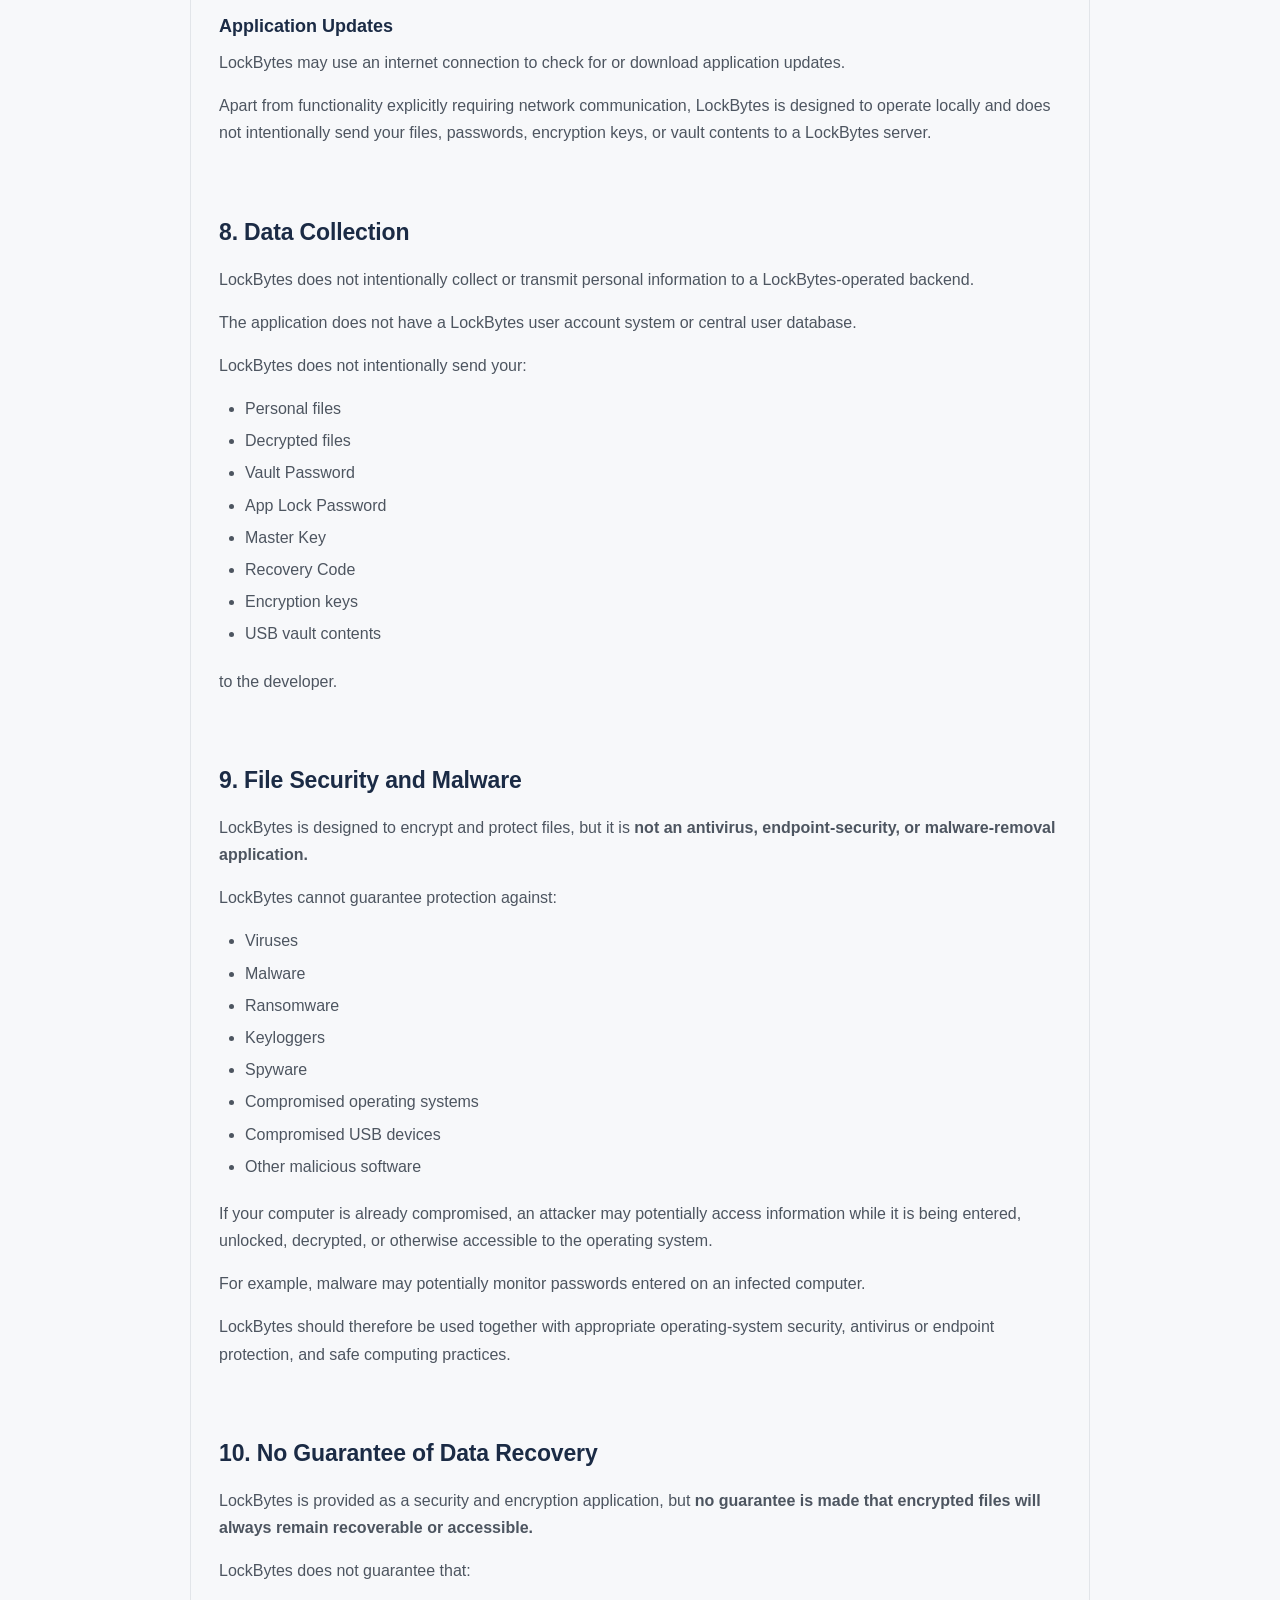
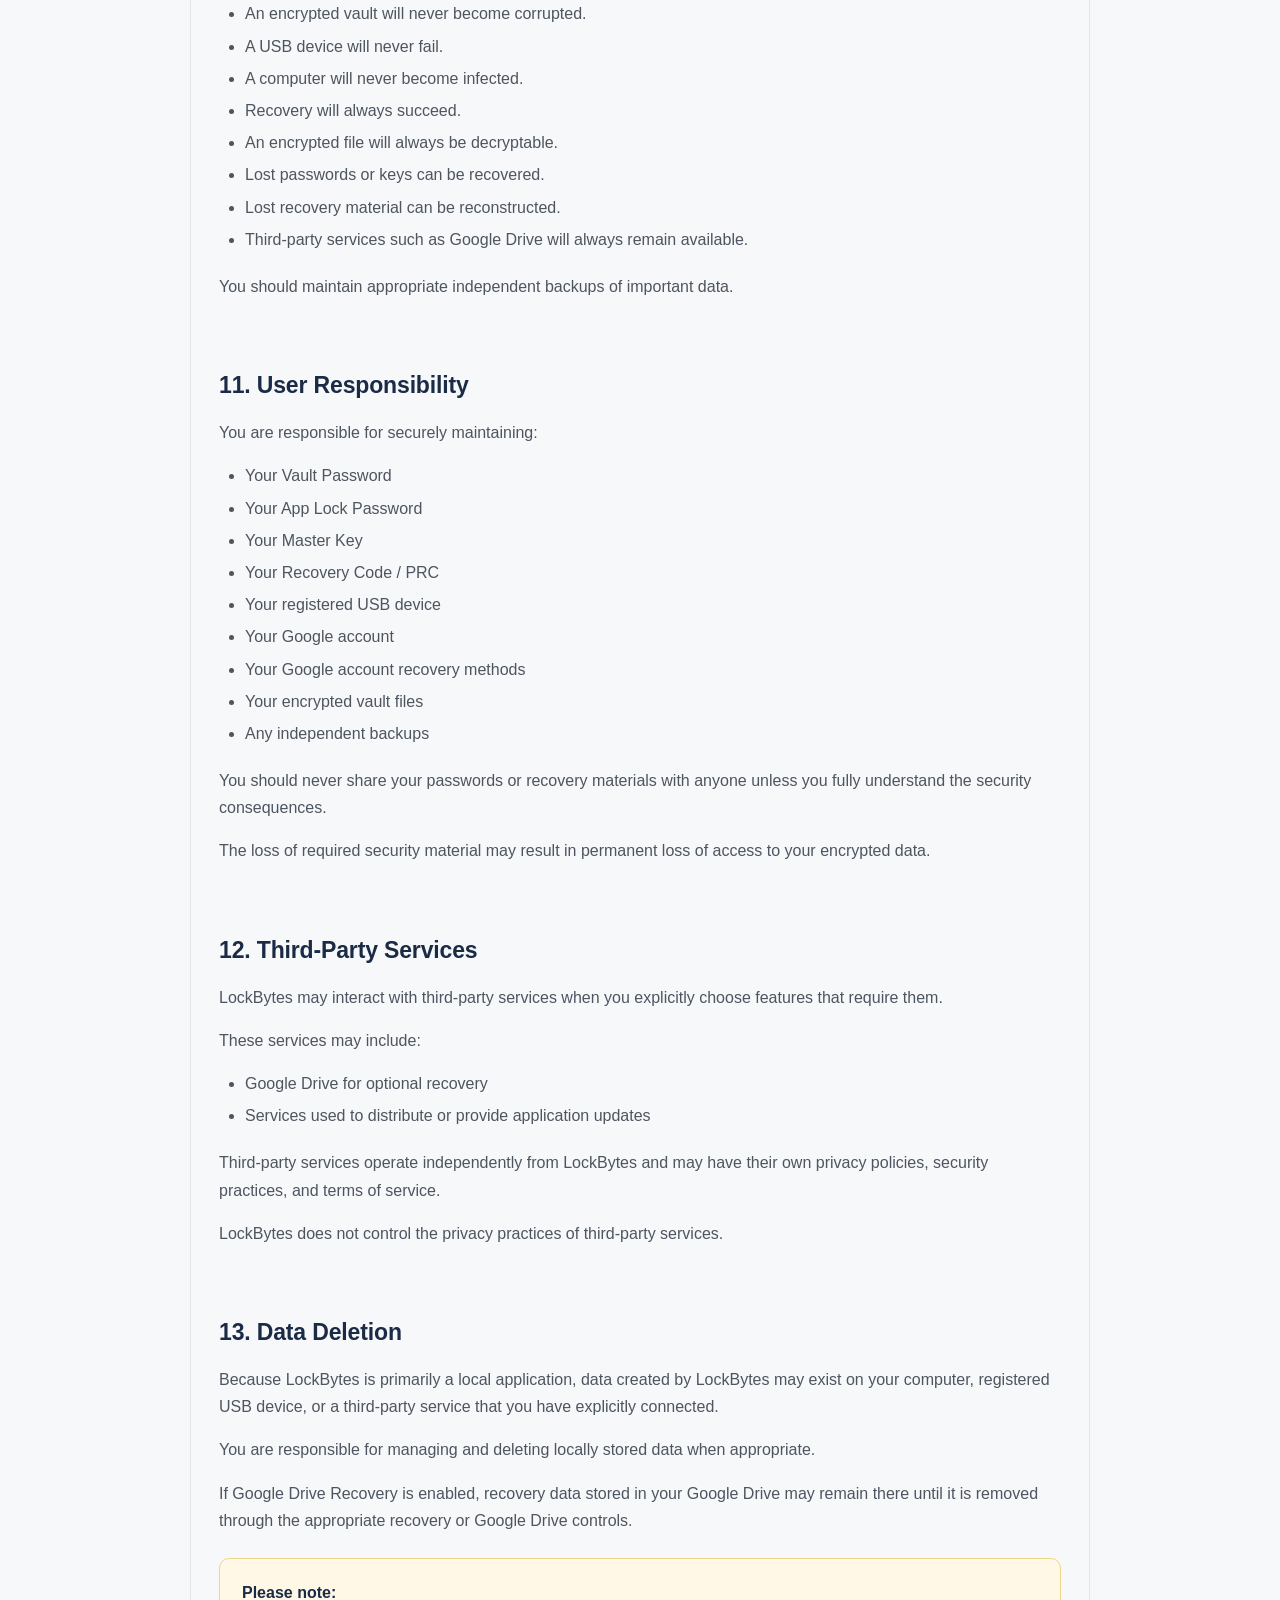
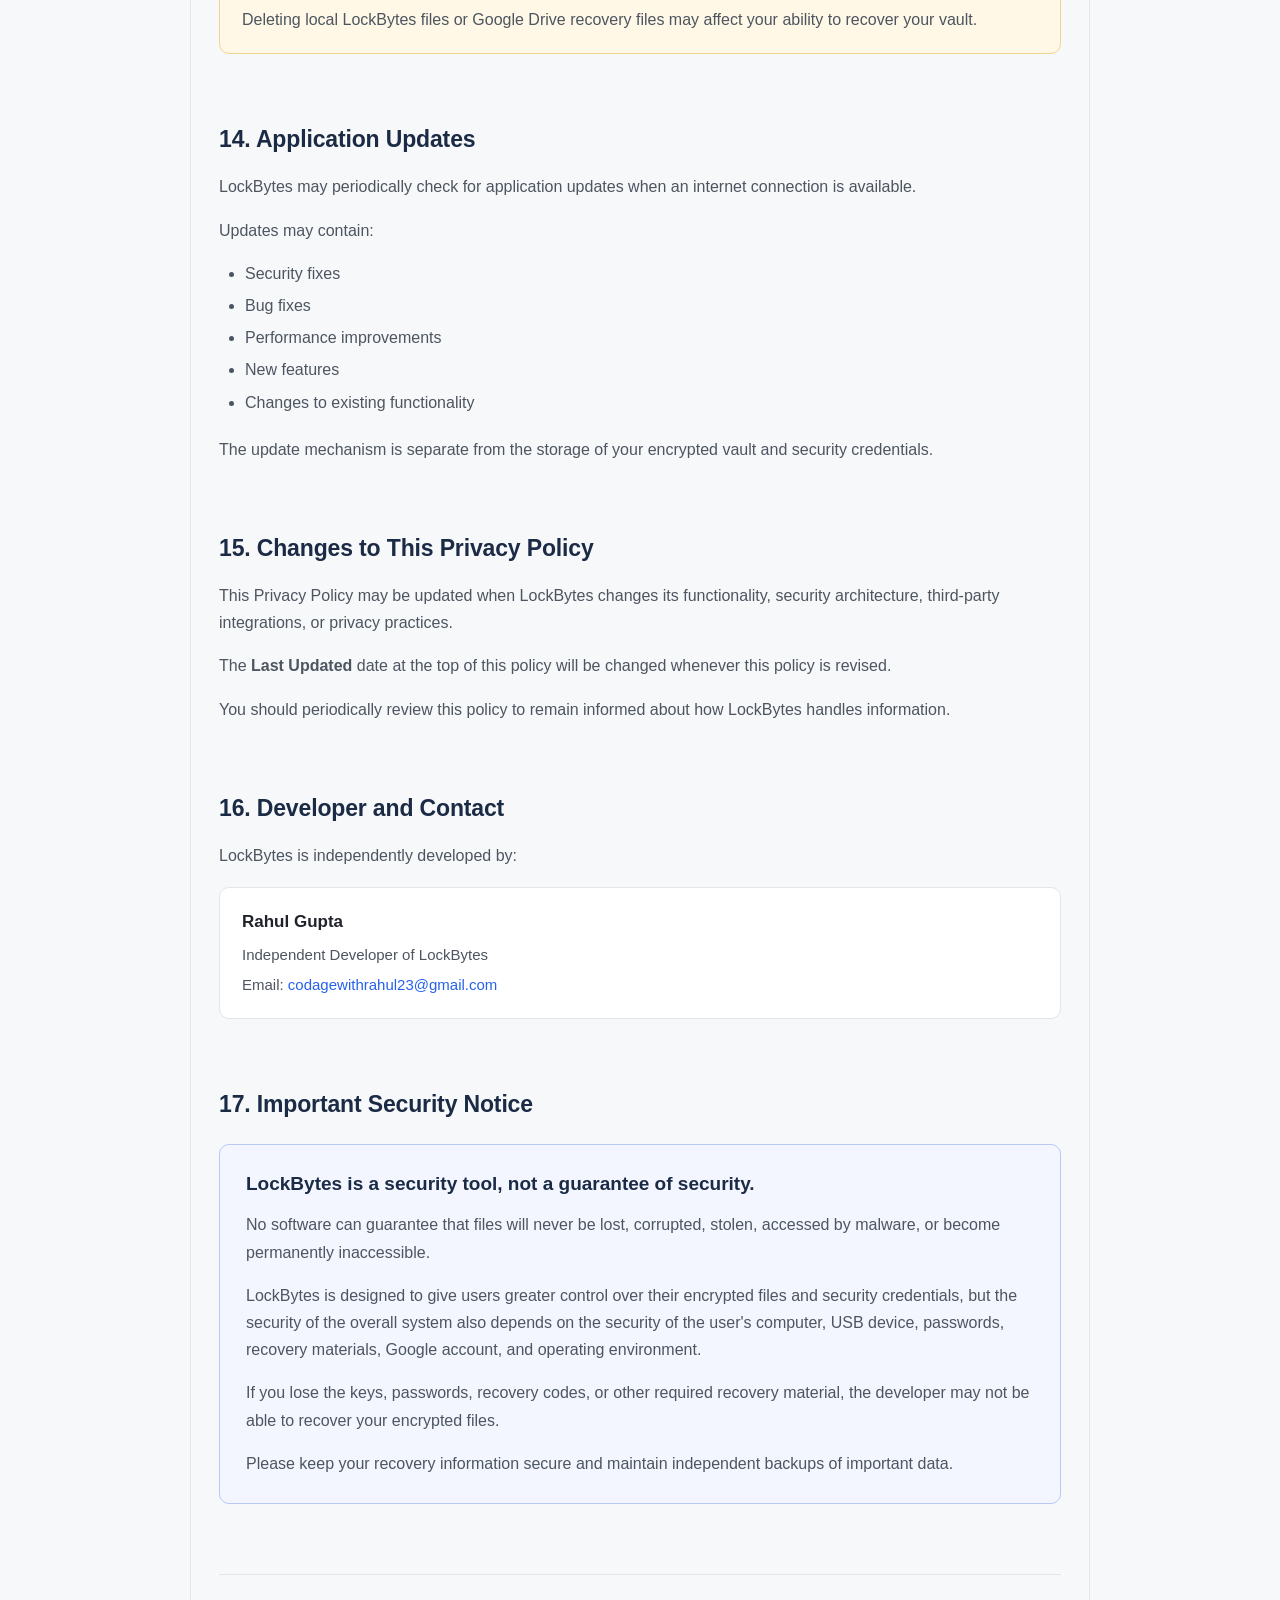
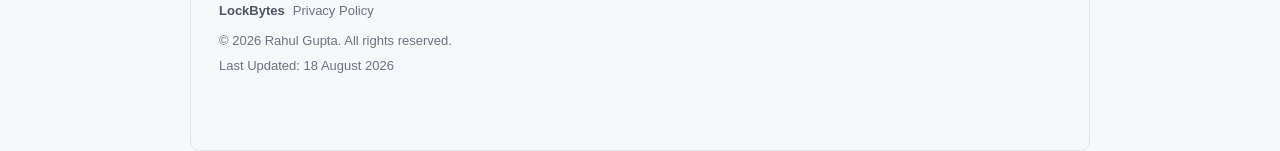
<file: privacy_policy/index.html>
<!DOCTYPE html>
<html lang="en">
    <head>
        <meta charset="UTF-8">
        <meta name="viewport" content="width=device-width, initial-scale=1.0">
        <meta name="description" content="LockBytes Privacy Policy">
        <title>Privacy Policy — LockBytes</title>
        <link rel="stylesheet" href="privacy_policy.css">
    </head>
    <body>
        <main class="policy-container">
            <!-- =====================================================
             HEADER
===================================================== -->
            <header class="policy-header">
                <div class="brand">
                    <div class="brand-mark">LB</div>
                    <div>
                        <h1>LockBytes</h1>
                        <p>Privacy Policy</p>
                    </div>
                </div>
                <div class="policy-meta">
                    <span>Last Updated</span>
                    <strong class="policy-date"></strong>
                </div>
            </header>
            <!-- =====================================================
             INTRODUCTION
===================================================== -->
            <section class="intro">
                <h2>Privacy Policy</h2>
                <p>
                    This Privacy Policy explains how LockBytes handles
                    information when you use the LockBytes desktop
                    application.
                </p>
                <p>
                    LockBytes is designed primarily for local use.
                    The application does not operate a centralized
                    LockBytes database or backend for storing your
                    passwords, encryption keys, encrypted files, or
                    personal files.
                </p>
                <p>
                    Internet connectivity is used only for specific
                    features that require it, such as optional Google
                    Drive recovery and application updates.
                </p>
            </section>
            <!-- =====================================================
             TABLE OF CONTENTS
===================================================== -->
            <nav class="toc" aria-label="Table of contents">
                <h2>Contents</h2>
                <ol>
                    <li>
                        <a href="#about">About LockBytes</a>
                    </li>
                    <li>
                        <a href="#central-storage">No Central Database or Storage</a>
                    </li>
                    <li>
                        <a href="#local-storage">Information Stored Locally</a>
                    </li>
                    <li>
                        <a href="#passwords">Passwords, Keys and Recovery Information</a>
                    </li>
                    <li>
                        <a href="#google-drive">Google Drive Recovery</a>
                    </li>
                    <li>
                        <a href="#google-account">Google Account Access</a>
                    </li>
                    <li>
                        <a href="#internet">Internet Usage</a>
                    </li>
                    <li>
                        <a href="#data-collection">Data Collection</a>
                    </li>
                    <li>
                        <a href="#security">File Security and Malware</a>
                    </li>
                    <li>
                        <a href="#recovery">No Guarantee of Data Recovery</a>
                    </li>
                    <li>
                        <a href="#responsibility">User Responsibility</a>
                    </li>
                    <li>
                        <a href="#third-party">Third-Party Services</a>
                    </li>
                    <li>
                        <a href="#deletion">Data Deletion</a>
                    </li>
                    <li>
                        <a href="#updates">Application Updates</a>
                    </li>
                    <li>
                        <a href="#changes">Changes to This Privacy Policy</a>
                    </li>
                    <li>
                        <a href="#developer">Developer and Contact</a>
                    </li>
                    <li>
                        <a href="#important">Important Security Notice</a>
                    </li>
                </ol>
            </nav>
            <!-- =====================================================
             POLICY SECTIONS
             
             To add a new section:
             
             1. Add an item to the Contents list.
             2. Copy one .policy-section below.
             3. Give it a unique id.
             
             Example:
             
             <section class="policy-section" id="new-section">
                 <h2>New Section</h2>
                 <p>Your content...</p>
             </section>
===================================================== -->
            <section class="policy-section" id="about">
                <h2>1. About LockBytes</h2>
                <p>
                    LockBytes is a locally operated desktop application
                    developed by <strong>Rahul Gupta</strong> for
                    protecting files through encryption and removable
                    USB-based vault storage.
                </p>
                <p>
                    LockBytes is designed with a local-first approach.
                    The application does not operate a centralized
                    LockBytes server or database for storing your vault
                    information, passwords, encryption keys, recovery
                    codes, or encrypted files.
                </p>
                <p>
                    Your security credentials and encrypted data are
                    intended to remain under your control.
                </p>
            </section>
            <section class="policy-section" id="central-storage">
                <h2>2. No Central Database or Storage</h2>
                <p>
                    LockBytes does not use a central database to store
                    user information.
                </p>
                <p>
                    LockBytes does not maintain a server-side account
                    containing your:
                </p>
                <ul>
                    <li>Vault Password</li>
                    <li>App Lock Password</li>
                    <li>Master Key</li>
                    <li>Recovery Code or PRC</li>
                    <li>Encryption keys</li>
                    <li>Encrypted vault files</li>
                    <li>Decrypted personal files</li>
                    <li>USB vault contents</li>
                </ul>
                <p>
                    LockBytes is designed to operate locally on your
                    computer and registered USB device.
                </p>
                <p>
                    As a result, the developer does not maintain a
                    centralized copy of your vault or security
                    credentials.
                </p>
            </section>
            <section class="policy-section" id="local-storage">
                <h2>3. Information Stored Locally</h2>
                <p>
                    LockBytes may create and use files locally on your
                    computer and registered USB device that are necessary
                    for the application to operate.
                </p>
                <p>Depending on the features you use, these may include:</p>
                <ul>
                    <li>Encrypted vault data</li>
                    <li>Cryptographic keys or protected key material</li>
                    <li>Cryptographic salts</li>
                    <li>Vault metadata</li>
                    <li>Application configuration</li>
                    <li>Recovery-related information</li>
                    <li>
                        Protected authentication information required
                        for recovery services
                    </li>
                </ul>
                <p>
                    These files are used by LockBytes to provide its
                    security and recovery functionality.
                </p>
                <p>
                    The developer does not receive these files through
                    a LockBytes backend.
                </p>
            </section>
            <section class="policy-section" id="passwords">
                <h2>4. Passwords, Keys and Recovery Information</h2>
                <p>Your security credentials are your responsibility.</p>
                <p>This includes, where applicable:</p>
                <ul>
                    <li>Vault Password</li>
                    <li>App Lock Password</li>
                    <li>Master Key</li>
                    <li>Recovery Code / PRC</li>
                    <li>Other recovery credentials</li>
                    <li>Google account credentials</li>
                    <li>Encrypted vault files</li>
                </ul>
                <p>
                    LockBytes is designed so that these credentials
                    remain under your control.
                </p>
                <div class="notice notice-warning">
                    <strong>Important:</strong>
                    <p>
                        The developer cannot recover your vault for you
                        if you permanently lose the required password,
                        key, recovery code, or other recovery material.
                    </p>
                    <p>
                        If you lose or permanently delete the information
                        required to decrypt your vault, LockBytes may have
                        no technical method to restore access to the
                        encrypted data.
                    </p>
                    <p>
                        There is no hidden developer key or central
                        database from which your vault can be unlocked.
                    </p>
                </div>
                <p>
                    You are therefore responsible for securely maintaining
                    your passwords, recovery codes, keys, Google account
                    access, USB device, and appropriate backups.
                </p>
            </section>
            <section class="policy-section" id="google-drive">
                <h2>5. Google Drive Recovery</h2>
                <p>
                    Google Drive Recovery is an
                    <strong>optional feature</strong>.
                </p>
                <p>
                    LockBytes does not require a Google account for
                    normal local vault operation.
                </p>
                <p>
                    If you choose to enable Google Drive Recovery,
                    LockBytes connects to the Google account and Drive
                    service that you authorize.
                </p>
                <p>
                    The purpose of this feature is to provide a recovery
                    mechanism when your registered USB device is:
                </p>
                <ul>
                    <li>Lost</li>
                    <li>Damaged</li>
                    <li>Unavailable</li>
                    <li>Accidentally modified</li>
                    <li>Accidentally deleted</li>
                </ul>
                <h3>Information stored in Google Drive</h3>
                <p>
                    Recovery data uploaded to Google Drive is intended to
                    be protected through the encryption and security
                    mechanisms used by LockBytes.
                </p>
                <p>LockBytes does not intentionally upload your:</p>
                <ul>
                    <li>Vault Password</li>
                    <li>App Lock Password</li>
                    <li>Decrypted files</li>
                    <li>Original unencrypted files</li>
                </ul>
                <p>to Google Drive as part of the recovery system.</p>
                <p>
                    Google Drive is a third-party service and is subject
                    to Google's own terms, policies, and privacy practices.
                </p>
            </section>
            <section class="policy-section" id="google-account">
                <h2>6. Google Account Access</h2>
                <p>
                    When you choose Google Drive Recovery, authentication
                    with Google is performed through Google's
                    authentication system.
                </p>
                <p>
                    LockBytes does not receive or store your Google
                    account password.
                </p>
                <p>
                    You are responsible for protecting your Google
                    account, including its password and any authentication
                    or recovery methods associated with the account.
                </p>
                <p>
                    If you lose access to your Google account, LockBytes
                    cannot recover that Google account for you.
                </p>
            </section>
            <section class="policy-section" id="internet">
                <h2>7. Internet Usage</h2>
                <p>LockBytes is primarily designed to operate locally.</p>
                <p>
                    An internet connection may be used for specific
                    features, including:
                </p>
                <h3>Google Drive Recovery</h3>
                <p>
                    When you explicitly choose to connect Google Drive
                    Recovery, network communication is required to
                    authenticate and synchronize recovery data with the
                    Google Drive account you authorize.
                </p>
                <h3>Application Updates</h3>
                <p>
                    LockBytes may use an internet connection to check for
                    or download application updates.
                </p>
                <p>
                    Apart from functionality explicitly requiring network
                    communication, LockBytes is designed to operate
                    locally and does not intentionally send your files,
                    passwords, encryption keys, or vault contents to a
                    LockBytes server.
                </p>
            </section>
            <section class="policy-section" id="data-collection">
                <h2>8. Data Collection</h2>
                <p>
                    LockBytes does not intentionally collect or transmit
                    personal information to a LockBytes-operated backend.
                </p>
                <p>
                    The application does not have a LockBytes user account
                    system or central user database.
                </p>
                <p>LockBytes does not intentionally send your:</p>
                <ul>
                    <li>Personal files</li>
                    <li>Decrypted files</li>
                    <li>Vault Password</li>
                    <li>App Lock Password</li>
                    <li>Master Key</li>
                    <li>Recovery Code</li>
                    <li>Encryption keys</li>
                    <li>USB vault contents</li>
                </ul>
                <p>to the developer.</p>
            </section>
            <section class="policy-section" id="security">
                <h2>9. File Security and Malware</h2>
                <p>
                    LockBytes is designed to encrypt and protect files,
                    but it is <strong>not an antivirus, endpoint-security,
                or malware-removal application.</strong>
            </p>
            <p>LockBytes cannot guarantee protection against:</p>
            <ul>
                <li>Viruses</li>
                <li>Malware</li>
                <li>Ransomware</li>
                <li>Keyloggers</li>
                <li>Spyware</li>
                <li>Compromised operating systems</li>
                <li>Compromised USB devices</li>
                <li>Other malicious software</li>
            </ul>
            <p>
                If your computer is already compromised, an attacker
                may potentially access information while it is being
                entered, unlocked, decrypted, or otherwise accessible
                to the operating system.
            </p>
            <p>
                For example, malware may potentially monitor passwords
                entered on an infected computer.
            </p>
            <p>
                LockBytes should therefore be used together with
                appropriate operating-system security, antivirus or
                endpoint protection, and safe computing practices.
            </p>
        </section>
        <section class="policy-section" id="recovery">
            <h2>10. No Guarantee of Data Recovery</h2>
            <p>
                LockBytes is provided as a security and encryption
                application, but
                <strong>no guarantee is made that encrypted files
                will always remain recoverable or accessible.</strong>
            </p>
            <p>LockBytes does not guarantee that:</p>
            <ul>
                <li>An encrypted vault will never become corrupted.</li>
                <li>A USB device will never fail.</li>
                <li>A computer will never become infected.</li>
                <li>Recovery will always succeed.</li>
                <li>An encrypted file will always be decryptable.</li>
                <li>Lost passwords or keys can be recovered.</li>
                <li>Lost recovery material can be reconstructed.</li>
                <li>
                    Third-party services such as Google Drive will
                    always remain available.
                </li>
            </ul>
            <p>
                You should maintain appropriate independent backups
                of important data.
            </p>
        </section>
        <section class="policy-section" id="responsibility">
            <h2>11. User Responsibility</h2>
            <p>You are responsible for securely maintaining:</p>
            <ul>
                <li>Your Vault Password</li>
                <li>Your App Lock Password</li>
                <li>Your Master Key</li>
                <li>Your Recovery Code / PRC</li>
                <li>Your registered USB device</li>
                <li>Your Google account</li>
                <li>Your Google account recovery methods</li>
                <li>Your encrypted vault files</li>
                <li>Any independent backups</li>
            </ul>
            <p>
                You should never share your passwords or recovery
                materials with anyone unless you fully understand the
                security consequences.
            </p>
            <p>
                The loss of required security material may result in
                permanent loss of access to your encrypted data.
            </p>
        </section>
        <section class="policy-section" id="third-party">
            <h2>12. Third-Party Services</h2>
            <p>
                LockBytes may interact with third-party services when
                you explicitly choose features that require them.
            </p>
            <p>These services may include:</p>
            <ul>
                <li>Google Drive for optional recovery</li>
                <li>
                    Services used to distribute or provide application
                    updates
                </li>
            </ul>
            <p>
                Third-party services operate independently from
                LockBytes and may have their own privacy policies,
                security practices, and terms of service.
            </p>
            <p>
                LockBytes does not control the privacy practices of
                third-party services.
            </p>
        </section>
        <section class="policy-section" id="deletion">
            <h2>13. Data Deletion</h2>
            <p>
                Because LockBytes is primarily a local application,
                data created by LockBytes may exist on your computer,
                registered USB device, or a third-party service that
                you have explicitly connected.
            </p>
            <p>
                You are responsible for managing and deleting locally
                stored data when appropriate.
            </p>
            <p>
                If Google Drive Recovery is enabled, recovery data
                stored in your Google Drive may remain there until it
                is removed through the appropriate recovery or Google
                Drive controls.
            </p>
            <div class="notice notice-warning">
                <strong>Please note:</strong>
                <p>
                    Deleting local LockBytes files or Google Drive
                    recovery files may affect your ability to recover
                    your vault.
                </p>
            </div>
        </section>
        <section class="policy-section" id="updates">
            <h2>14. Application Updates</h2>
            <p>
                LockBytes may periodically check for application
                updates when an internet connection is available.
            </p>
            <p>Updates may contain:</p>
            <ul>
                <li>Security fixes</li>
                <li>Bug fixes</li>
                <li>Performance improvements</li>
                <li>New features</li>
                <li>Changes to existing functionality</li>
            </ul>
            <p>
                The update mechanism is separate from the storage of
                your encrypted vault and security credentials.
            </p>
        </section>
        <section class="policy-section" id="changes">
            <h2>15. Changes to This Privacy Policy</h2>
            <p>
                This Privacy Policy may be updated when LockBytes
                changes its functionality, security architecture,
                third-party integrations, or privacy practices.
            </p>
            <p>
                The <strong>Last Updated</strong> date at the top of
                this policy will be changed whenever this policy is
                revised.
            </p>
            <p>
                You should periodically review this policy to remain
                informed about how LockBytes handles information.
            </p>
        </section>
        <section class="policy-section" id="developer">
            <h2>16. Developer and Contact</h2>
            <p>LockBytes is independently developed by:</p>
            <div class="developer-card">
                <strong>Rahul Gupta</strong>
                <span>Independent Developer of LockBytes</span>
                <span>
                    Email:
                    <a href="mailto:codagewithrahul23@gmail.com">codagewithrahul23@gmail.com</a>
                </span>
            </div>
        </section>
        <section class="policy-section" id="important">
            <h2>17. Important Security Notice</h2>
            <div class="notice notice-important">
                <h3>
                    LockBytes is a security tool, not a guarantee
                    of security.
                </h3>
                <p>
                    No software can guarantee that files will never
                    be lost, corrupted, stolen, accessed by malware,
                    or become permanently inaccessible.
                </p>
                <p>
                    LockBytes is designed to give users greater
                    control over their encrypted files and security
                    credentials, but the security of the overall
                    system also depends on the security of the user's
                    computer, USB device, passwords, recovery
                    materials, Google account, and operating
                    environment.
                </p>
                <p>
                    If you lose the keys, passwords, recovery codes,
                    or other required recovery material, the developer
                    may not be able to recover your encrypted files.
                </p>
                <p>
                    Please keep your recovery information secure and
                    maintain independent backups of important data.
                </p>
            </div>
        </section>
        <!-- =====================================================
             FOOTER
===================================================== -->
        <footer class="policy-footer">
            <div class="footer-brand">
                <strong>LockBytes</strong>
                <span>Privacy Policy</span>
            </div>
            <p>© 2026 Rahul Gupta. All rights reserved.</p>
            <p>
                Last Updated:
                <span class="policy-date"></span>
            </p>
        </footer>
    </main>
    <script>
        const POLICY_LAST_UPDATED = "18 August 2026";

        document.querySelectorAll(".policy-date").forEach(element => {
            element.textContent = POLICY_LAST_UPDATED;
        });
    </script>
</body>
</html>
</file>
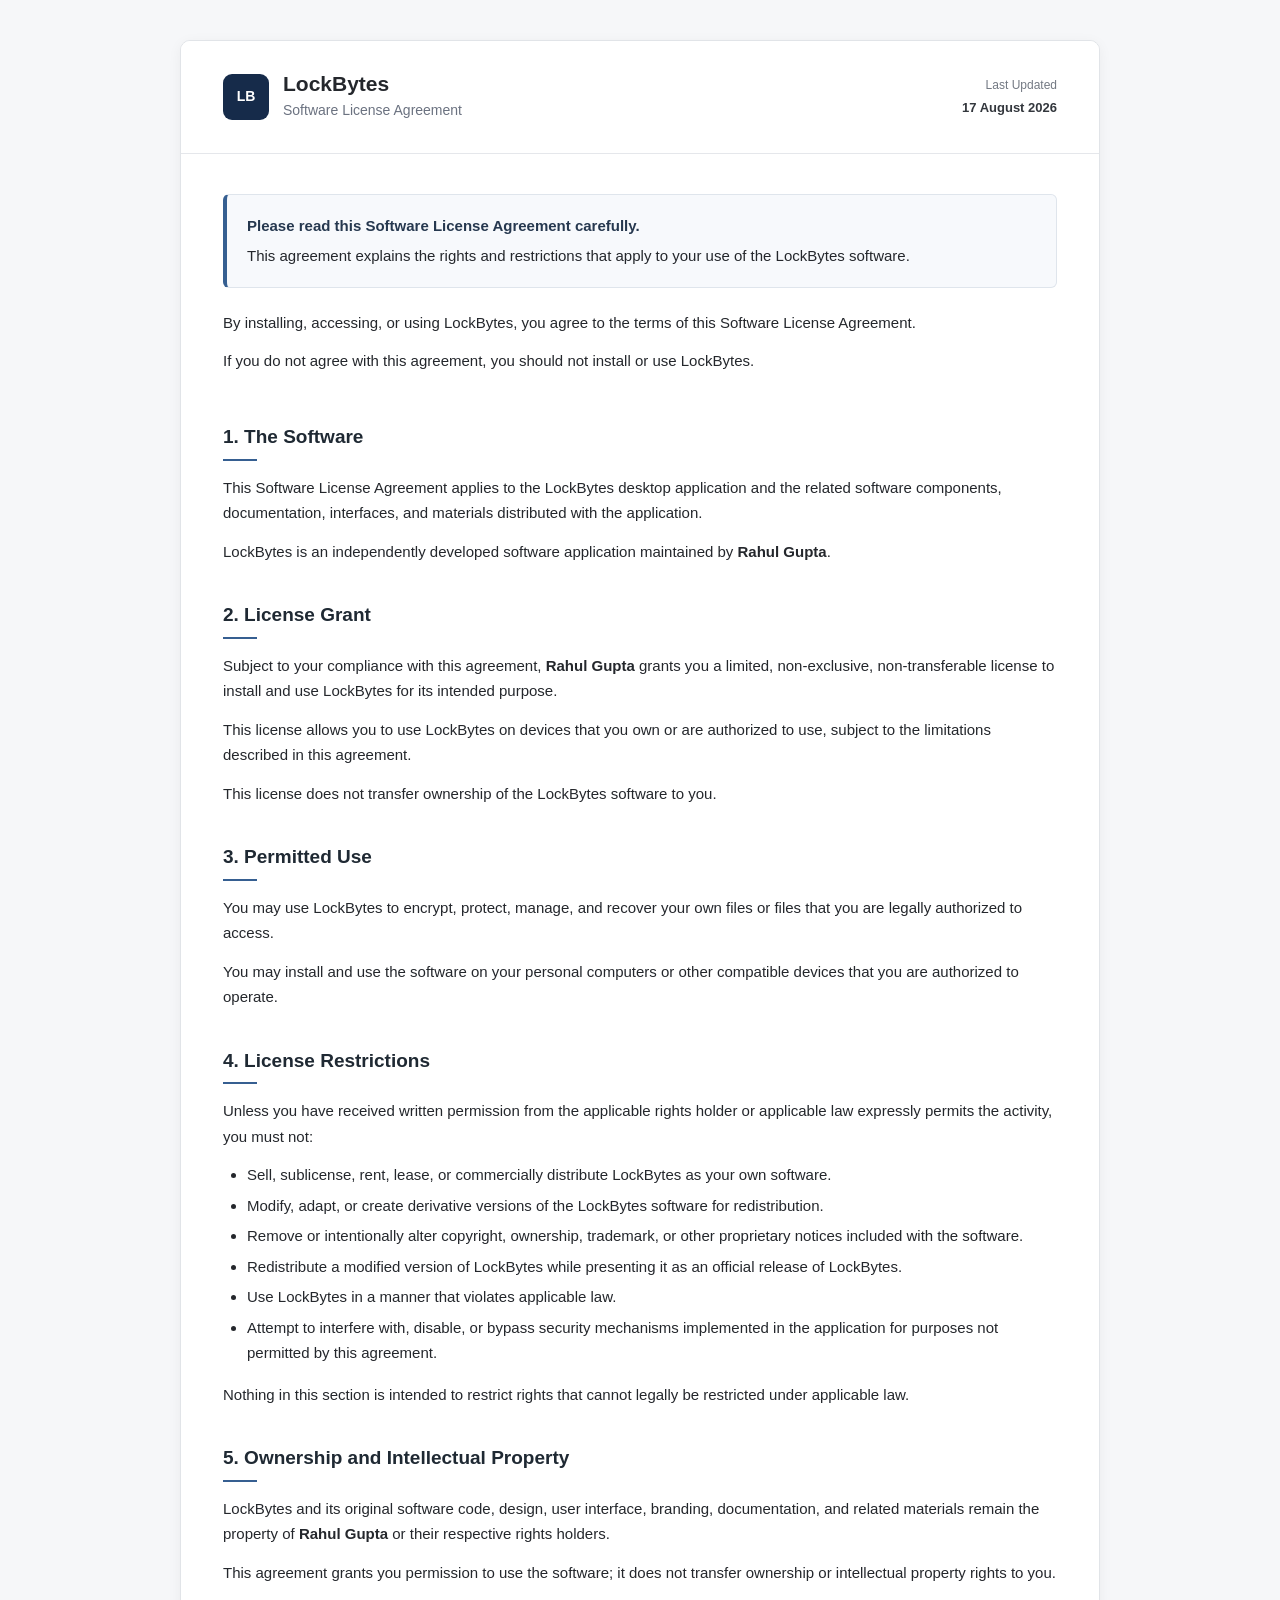
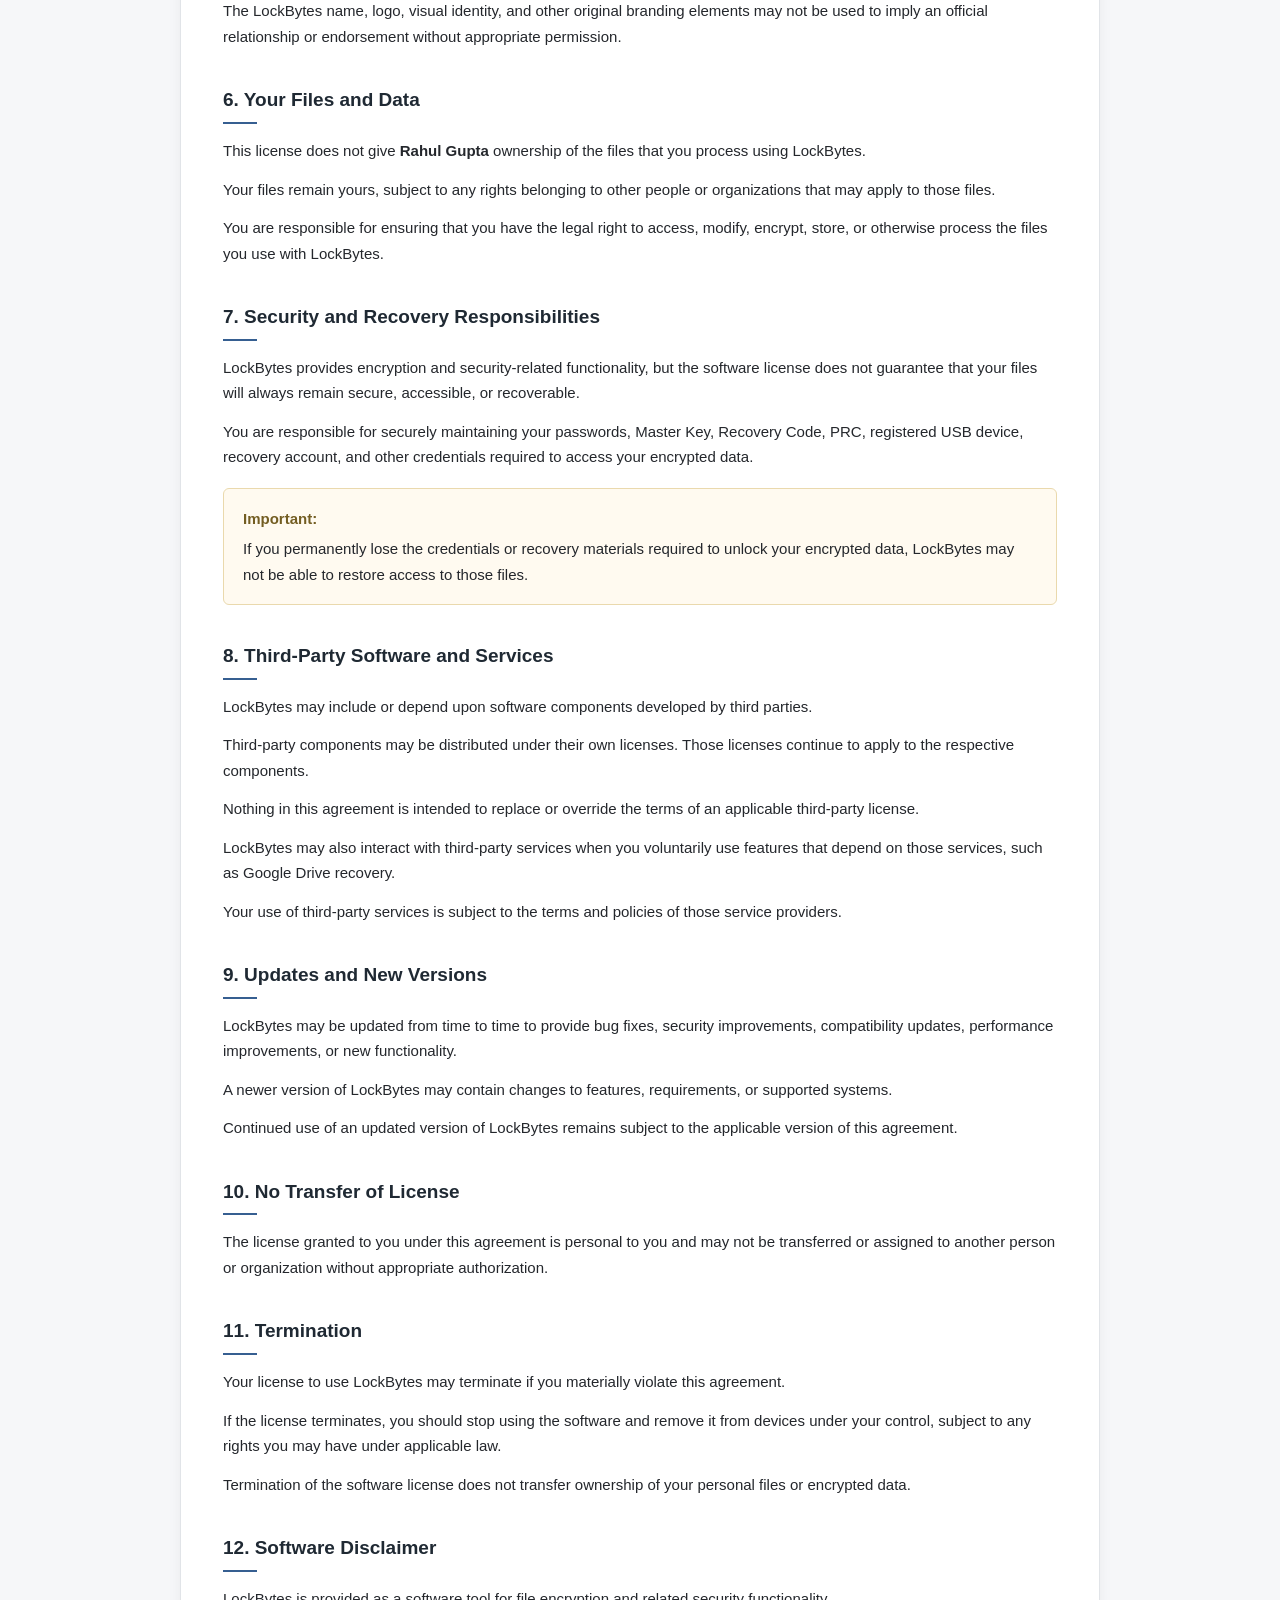
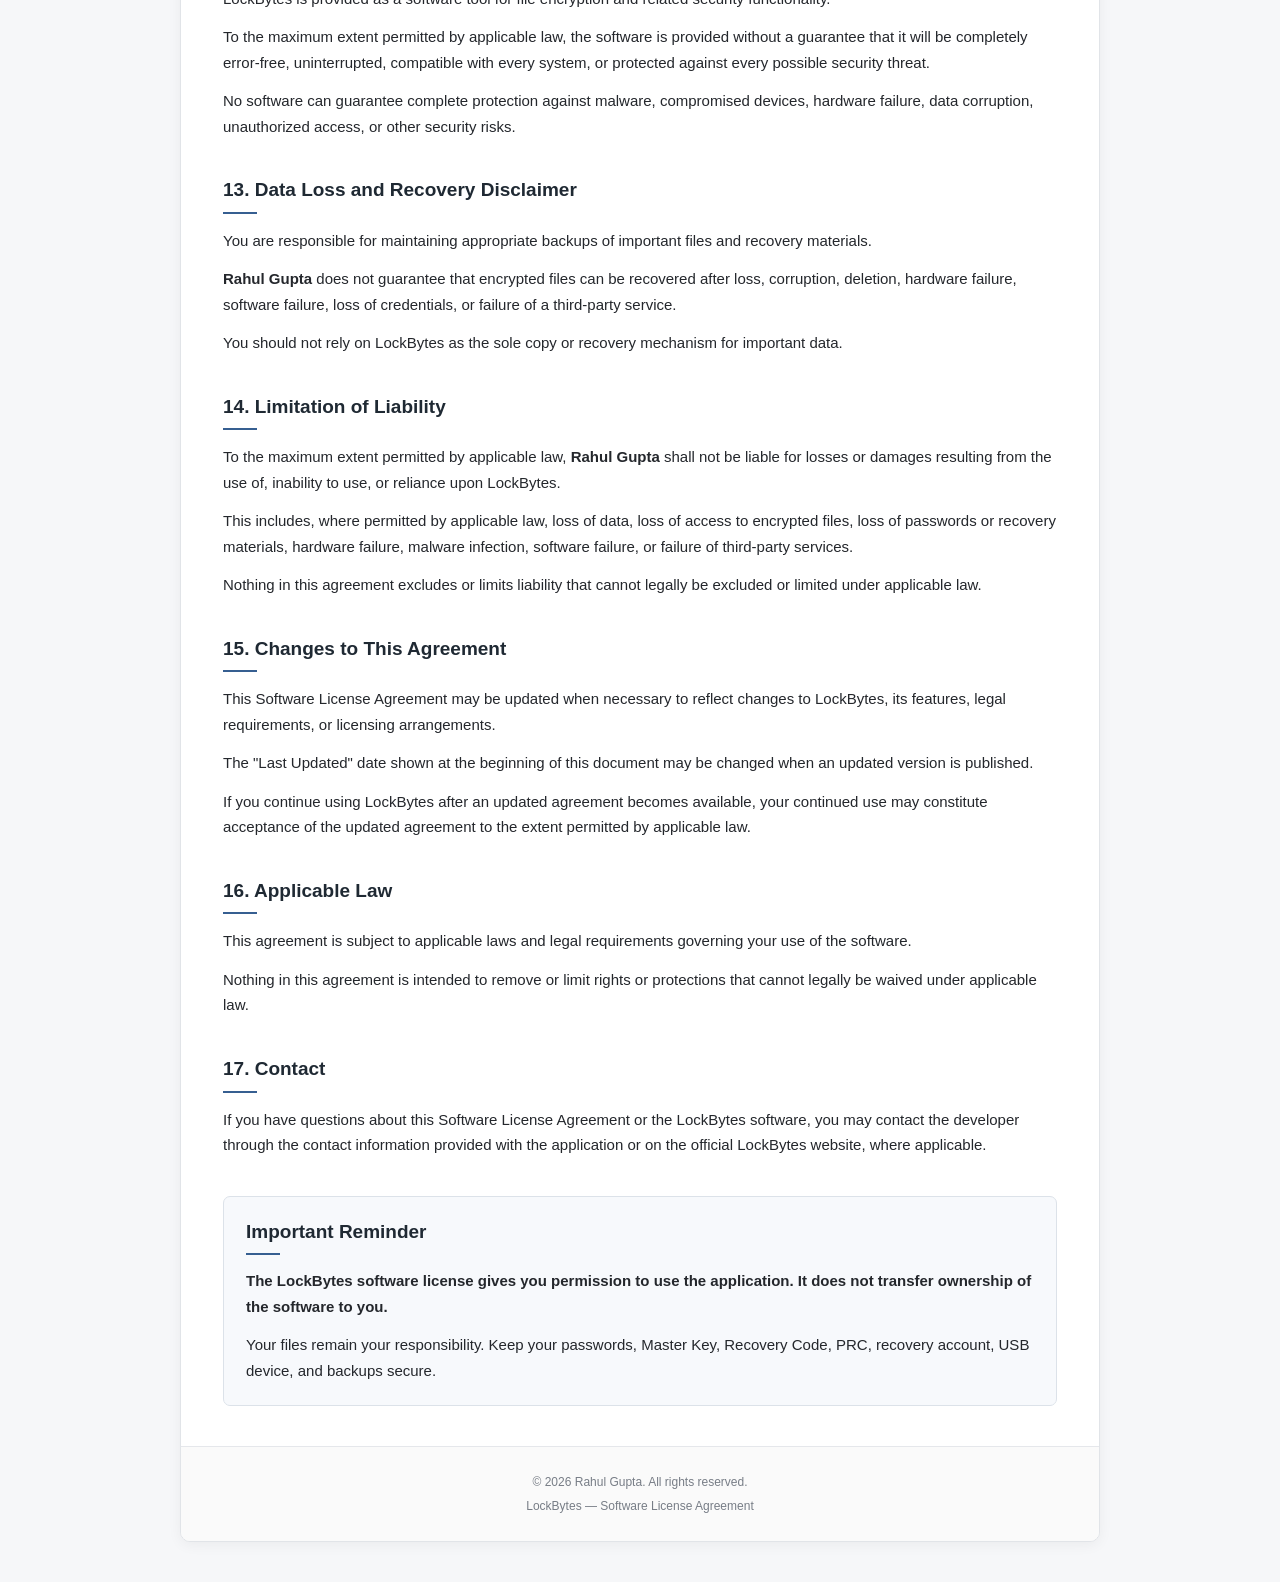
<file: software_license/index.html>
<!DOCTYPE html>
<html lang="en">
<head>
    <meta charset="UTF-8">
    <meta name="viewport" content="width=device-width, initial-scale=1.0">

    <title>LockBytes — Software License</title>

    <link rel="stylesheet" href="software_license.css">
</head>

<body>

<div class="page">

    <!-- =========================================================
         HEADER
    ========================================================== -->

    <header class="policy-header">

        <div class="brand">
            <div class="brand-icon">LB</div>

            <div>
                <h1>LockBytes</h1>
                <p>Software License Agreement</p>
            </div>
        </div>

        <div class="policy-meta">
            <span>Last Updated</span>
            <strong class="policy-date"></strong>
        </div>

    </header>


    <!-- =========================================================
         CONTENT
    ========================================================== -->

    <main class="policy-content">

        <!-- =====================================================
             INTRODUCTION
        ====================================================== -->

        <section class="intro">

            <div class="notice">

                <strong>Please read this Software License Agreement carefully.</strong>

                <p>
                    This agreement explains the rights and restrictions that
                    apply to your use of the LockBytes software.
                </p>

            </div>

            <p>
                By installing, accessing, or using LockBytes, you agree to
                the terms of this Software License Agreement.
            </p>

            <p>
                If you do not agree with this agreement, you should not
                install or use LockBytes.
            </p>

        </section>


        <!-- =====================================================
             1. SOFTWARE
        ====================================================== -->

        <section>

            <h2>1. The Software</h2>

            <p>
                This Software License Agreement applies to the LockBytes
                desktop application and the related software components,
                documentation, interfaces, and materials distributed with
                the application.
            </p>

            <p>
                LockBytes is an independently developed software application
                maintained by <strong class="developer-name"></strong>.
            </p>

        </section>


        <!-- =====================================================
             2. LICENSE GRANT
        ====================================================== -->

        <section>

            <h2>2. License Grant</h2>

            <p>
                Subject to your compliance with this agreement,
                <strong class="developer-name"></strong> grants you a
                limited, non-exclusive, non-transferable license to install
                and use LockBytes for its intended purpose.
            </p>

            <p>
                This license allows you to use LockBytes on devices that you
                own or are authorized to use, subject to the limitations
                described in this agreement.
            </p>

            <p>
                This license does not transfer ownership of the LockBytes
                software to you.
            </p>

        </section>


        <!-- =====================================================
             3. PERSONAL USE
        ====================================================== -->

        <section>

            <h2>3. Permitted Use</h2>

            <p>
                You may use LockBytes to encrypt, protect, manage, and
                recover your own files or files that you are legally
                authorized to access.
            </p>

            <p>
                You may install and use the software on your personal
                computers or other compatible devices that you are authorized
                to operate.
            </p>

        </section>


        <!-- =====================================================
             4. RESTRICTIONS
        ====================================================== -->

        <section>

            <h2>4. License Restrictions</h2>

            <p>
                Unless you have received written permission from the
                applicable rights holder or applicable law expressly permits
                the activity, you must not:
            </p>

            <ul>
                <li>
                    Sell, sublicense, rent, lease, or commercially distribute
                    LockBytes as your own software.
                </li>

                <li>
                    Modify, adapt, or create derivative versions of the
                    LockBytes software for redistribution.
                </li>

                <li>
                    Remove or intentionally alter copyright, ownership,
                    trademark, or other proprietary notices included with
                    the software.
                </li>

                <li>
                    Redistribute a modified version of LockBytes while
                    presenting it as an official release of LockBytes.
                </li>

                <li>
                    Use LockBytes in a manner that violates applicable law.
                </li>

                <li>
                    Attempt to interfere with, disable, or bypass security
                    mechanisms implemented in the application for purposes
                    not permitted by this agreement.
                </li>
            </ul>

            <p>
                Nothing in this section is intended to restrict rights that
                cannot legally be restricted under applicable law.
            </p>

        </section>


        <!-- =====================================================
             5. OWNERSHIP
        ====================================================== -->

        <section>

            <h2>5. Ownership and Intellectual Property</h2>

            <p>
                LockBytes and its original software code, design, user
                interface, branding, documentation, and related materials
                remain the property of <strong class="developer-name"></strong>
                or their respective rights holders.
            </p>

            <p>
                This agreement grants you permission to use the software; it
                does not transfer ownership or intellectual property rights
                to you.
            </p>

            <p>
                The LockBytes name, logo, visual identity, and other original
                branding elements may not be used to imply an official
                relationship or endorsement without appropriate permission.
            </p>

        </section>


        <!-- =====================================================
             6. USER FILES
        ====================================================== -->

        <section>

            <h2>6. Your Files and Data</h2>

            <p>
                This license does not give <strong class="developer-name"></strong>
                ownership of the files that you process using LockBytes.
            </p>

            <p>
                Your files remain yours, subject to any rights belonging to
                other people or organizations that may apply to those files.
            </p>

            <p>
                You are responsible for ensuring that you have the legal
                right to access, modify, encrypt, store, or otherwise process
                the files you use with LockBytes.
            </p>

        </section>


        <!-- =====================================================
             7. SECURITY AND RECOVERY
        ====================================================== -->

        <section>

            <h2>7. Security and Recovery Responsibilities</h2>

            <p>
                LockBytes provides encryption and security-related
                functionality, but the software license does not guarantee
                that your files will always remain secure, accessible, or
                recoverable.
            </p>

            <p>
                You are responsible for securely maintaining your passwords,
                Master Key, Recovery Code, PRC, registered USB device,
                recovery account, and other credentials required to access
                your encrypted data.
            </p>

            <div class="warning">

                <strong>Important:</strong>

                <p>
                    If you permanently lose the credentials or recovery
                    materials required to unlock your encrypted data,
                    LockBytes may not be able to restore access to those
                    files.
                </p>

            </div>

        </section>


        <!-- =====================================================
             8. THIRD-PARTY SOFTWARE
        ====================================================== -->

        <section>

            <h2>8. Third-Party Software and Services</h2>

            <p>
                LockBytes may include or depend upon software components
                developed by third parties.
            </p>

            <p>
                Third-party components may be distributed under their own
                licenses. Those licenses continue to apply to the respective
                components.
            </p>

            <p>
                Nothing in this agreement is intended to replace or override
                the terms of an applicable third-party license.
            </p>

            <p>
                LockBytes may also interact with third-party services when
                you voluntarily use features that depend on those services,
                such as Google Drive recovery.
            </p>

            <p>
                Your use of third-party services is subject to the terms and
                policies of those service providers.
            </p>

        </section>


        <!-- =====================================================
             9. UPDATES
        ====================================================== -->

        <section>

            <h2>9. Updates and New Versions</h2>

            <p>
                LockBytes may be updated from time to time to provide bug
                fixes, security improvements, compatibility updates,
                performance improvements, or new functionality.
            </p>

            <p>
                A newer version of LockBytes may contain changes to features,
                requirements, or supported systems.
            </p>

            <p>
                Continued use of an updated version of LockBytes remains
                subject to the applicable version of this agreement.
            </p>

        </section>


        <!-- =====================================================
             10. NO TRANSFER
        ====================================================== -->

        <section>

            <h2>10. No Transfer of License</h2>

            <p>
                The license granted to you under this agreement is personal
                to you and may not be transferred or assigned to another
                person or organization without appropriate authorization.
            </p>

        </section>


        <!-- =====================================================
             11. TERMINATION
        ====================================================== -->

        <section>

            <h2>11. Termination</h2>

            <p>
                Your license to use LockBytes may terminate if you materially
                violate this agreement.
            </p>

            <p>
                If the license terminates, you should stop using the software
                and remove it from devices under your control, subject to any
                rights you may have under applicable law.
            </p>

            <p>
                Termination of the software license does not transfer
                ownership of your personal files or encrypted data.
            </p>

        </section>


        <!-- =====================================================
             12. DISCLAIMER
        ====================================================== -->

        <section>

            <h2>12. Software Disclaimer</h2>

            <p>
                LockBytes is provided as a software tool for file encryption
                and related security functionality.
            </p>

            <p>
                To the maximum extent permitted by applicable law, the
                software is provided without a guarantee that it will be
                completely error-free, uninterrupted, compatible with every
                system, or protected against every possible security threat.
            </p>

            <p>
                No software can guarantee complete protection against
                malware, compromised devices, hardware failure, data
                corruption, unauthorized access, or other security risks.
            </p>

        </section>


        <!-- =====================================================
             13. DATA LOSS
        ====================================================== -->

        <section>

            <h2>13. Data Loss and Recovery Disclaimer</h2>

            <p>
                You are responsible for maintaining appropriate backups of
                important files and recovery materials.
            </p>

            <p>
                <strong class="developer-name"></strong> does not guarantee
                that encrypted files can be recovered after loss,
                corruption, deletion, hardware failure, software failure,
                loss of credentials, or failure of a third-party service.
            </p>

            <p>
                You should not rely on LockBytes as the sole copy or recovery
                mechanism for important data.
            </p>

        </section>


        <!-- =====================================================
             14. LIMITATION OF LIABILITY
        ====================================================== -->

        <section>

            <h2>14. Limitation of Liability</h2>

            <p>
                To the maximum extent permitted by applicable law,
                <strong class="developer-name"></strong> shall not be liable
                for losses or damages resulting from the use of, inability to
                use, or reliance upon LockBytes.
            </p>

            <p>
                This includes, where permitted by applicable law, loss of
                data, loss of access to encrypted files, loss of passwords or
                recovery materials, hardware failure, malware infection,
                software failure, or failure of third-party services.
            </p>

            <p>
                Nothing in this agreement excludes or limits liability that
                cannot legally be excluded or limited under applicable law.
            </p>

        </section>


        <!-- =====================================================
             15. CHANGES TO THIS AGREEMENT
        ====================================================== -->

        <section>

            <h2>15. Changes to This Agreement</h2>

            <p>
                This Software License Agreement may be updated when necessary
                to reflect changes to LockBytes, its features, legal
                requirements, or licensing arrangements.
            </p>

            <p>
                The "Last Updated" date shown at the beginning of this
                document may be changed when an updated version is published.
            </p>

            <p>
                If you continue using LockBytes after an updated agreement
                becomes available, your continued use may constitute
                acceptance of the updated agreement to the extent permitted
                by applicable law.
            </p>

        </section>


        <!-- =====================================================
             16. GOVERNING LAW
        ====================================================== -->

        <section>

            <h2>16. Applicable Law</h2>

            <p>
                This agreement is subject to applicable laws and legal
                requirements governing your use of the software.
            </p>

            <p>
                Nothing in this agreement is intended to remove or limit
                rights or protections that cannot legally be waived under
                applicable law.
            </p>

        </section>


        <!-- =====================================================
             17. CONTACT
        ====================================================== -->

        <section>

            <h2>17. Contact</h2>

            <p>
                If you have questions about this Software License Agreement
                or the LockBytes software, you may contact the developer
                through the contact information provided with the application
                or on the official LockBytes website, where applicable.
            </p>

        </section>


        <!-- =====================================================
             FINAL NOTICE
        ====================================================== -->

        <section class="final-notice">

            <h2>Important Reminder</h2>

            <p>
                <strong>
                    The LockBytes software license gives you permission to use
                    the application. It does not transfer ownership of the
                    software to you.
                </strong>
            </p>

            <p>
                Your files remain your responsibility. Keep your passwords,
                Master Key, Recovery Code, PRC, recovery account, USB device,
                and backups secure.
            </p>

        </section>

    </main>


    <!-- =========================================================
         FOOTER
    ========================================================== -->

    <footer class="policy-footer">

        <p>
            © <span class="policy-year"></span>
            <span class="developer-name"></span>.
            All rights reserved.
        </p>

        <p>
            LockBytes — Software License Agreement
        </p>

    </footer>

</div>


<!-- =============================================================
     POLICY VARIABLES
============================================================== -->

<script>

    /*
     * Change these values when updating the document.
     */

    const POLICY_LAST_UPDATED = "17 August 2026";
    const POLICY_YEAR = "2026";
    const DEVELOPER_NAME = "Rahul Gupta";


    /*
     * Automatically insert the values wherever
     * the corresponding class is used.
     */

    document.querySelectorAll(".policy-date").forEach(element => {
        element.textContent = POLICY_LAST_UPDATED;
    });

    document.querySelectorAll(".policy-year").forEach(element => {
        element.textContent = POLICY_YEAR;
    });

    document.querySelectorAll(".developer-name").forEach(element => {
        element.textContent = DEVELOPER_NAME;
    });

</script>

</body>
</html>
</file>
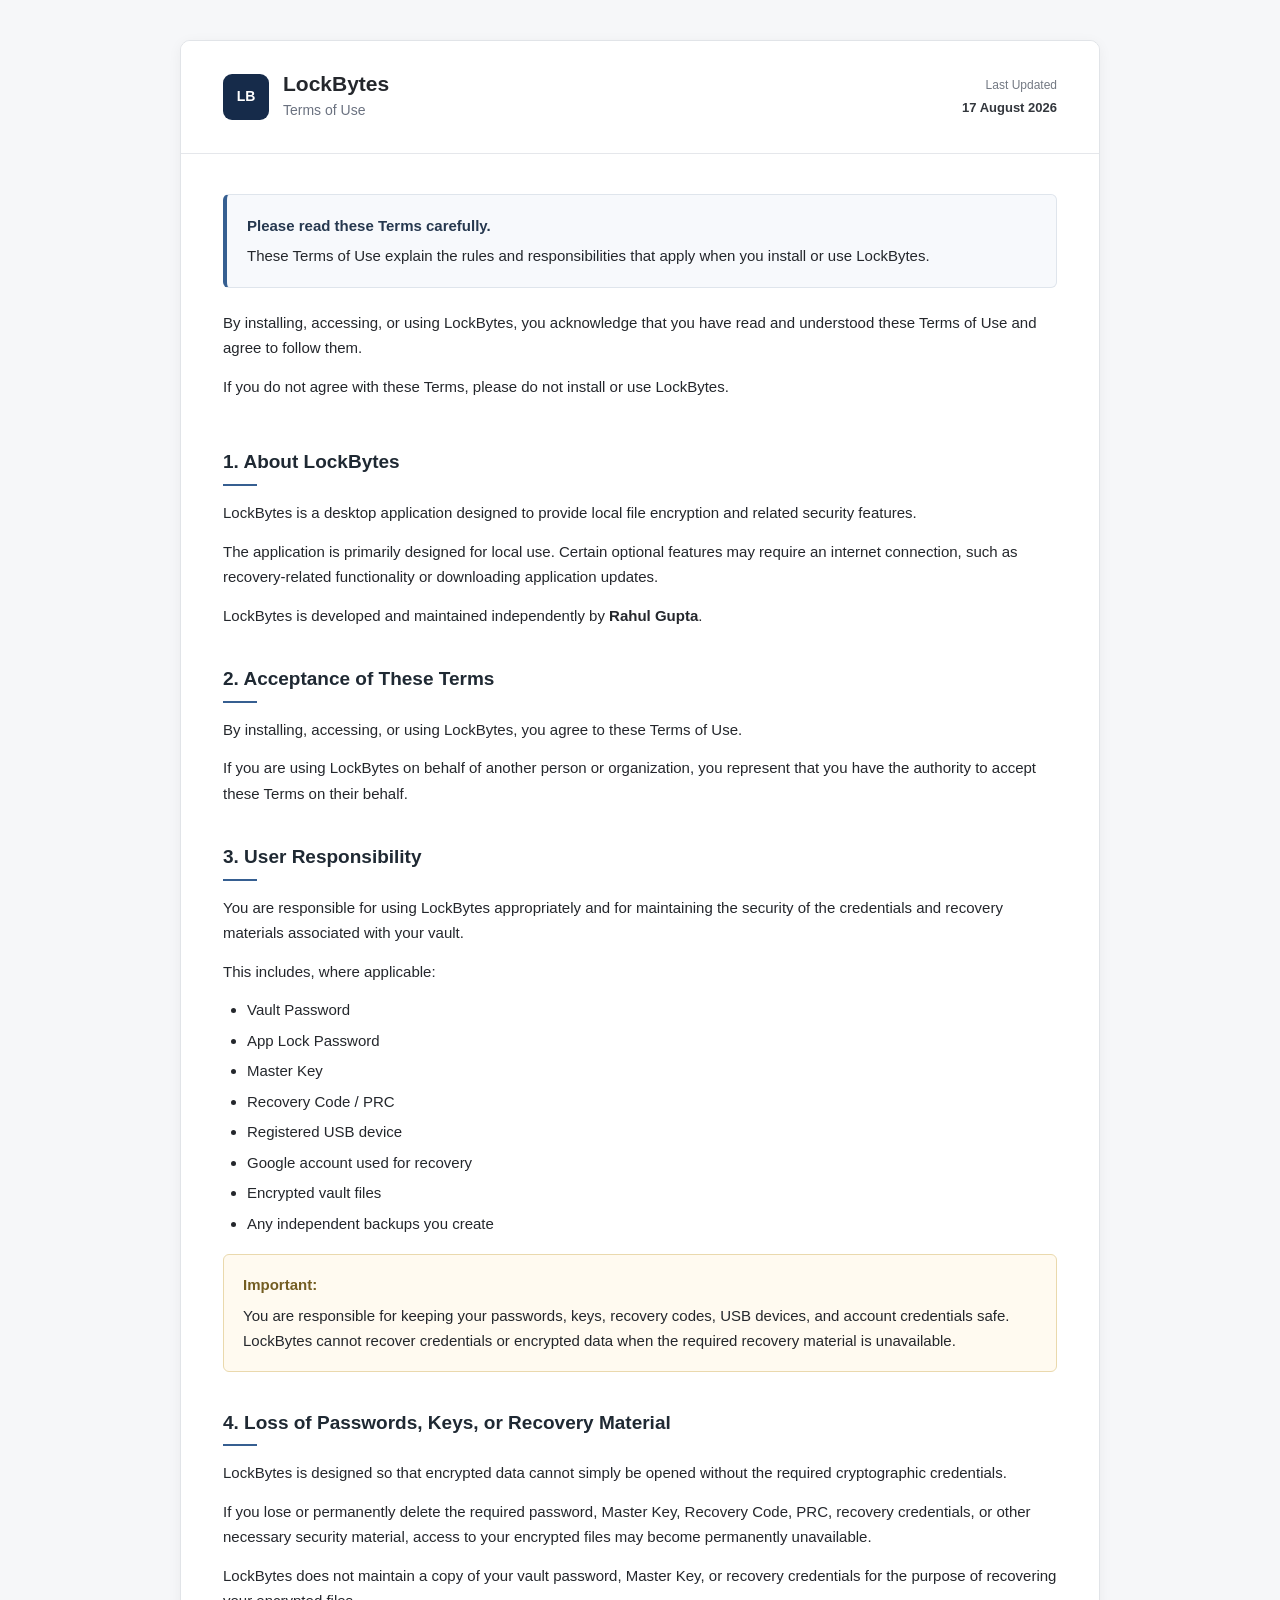
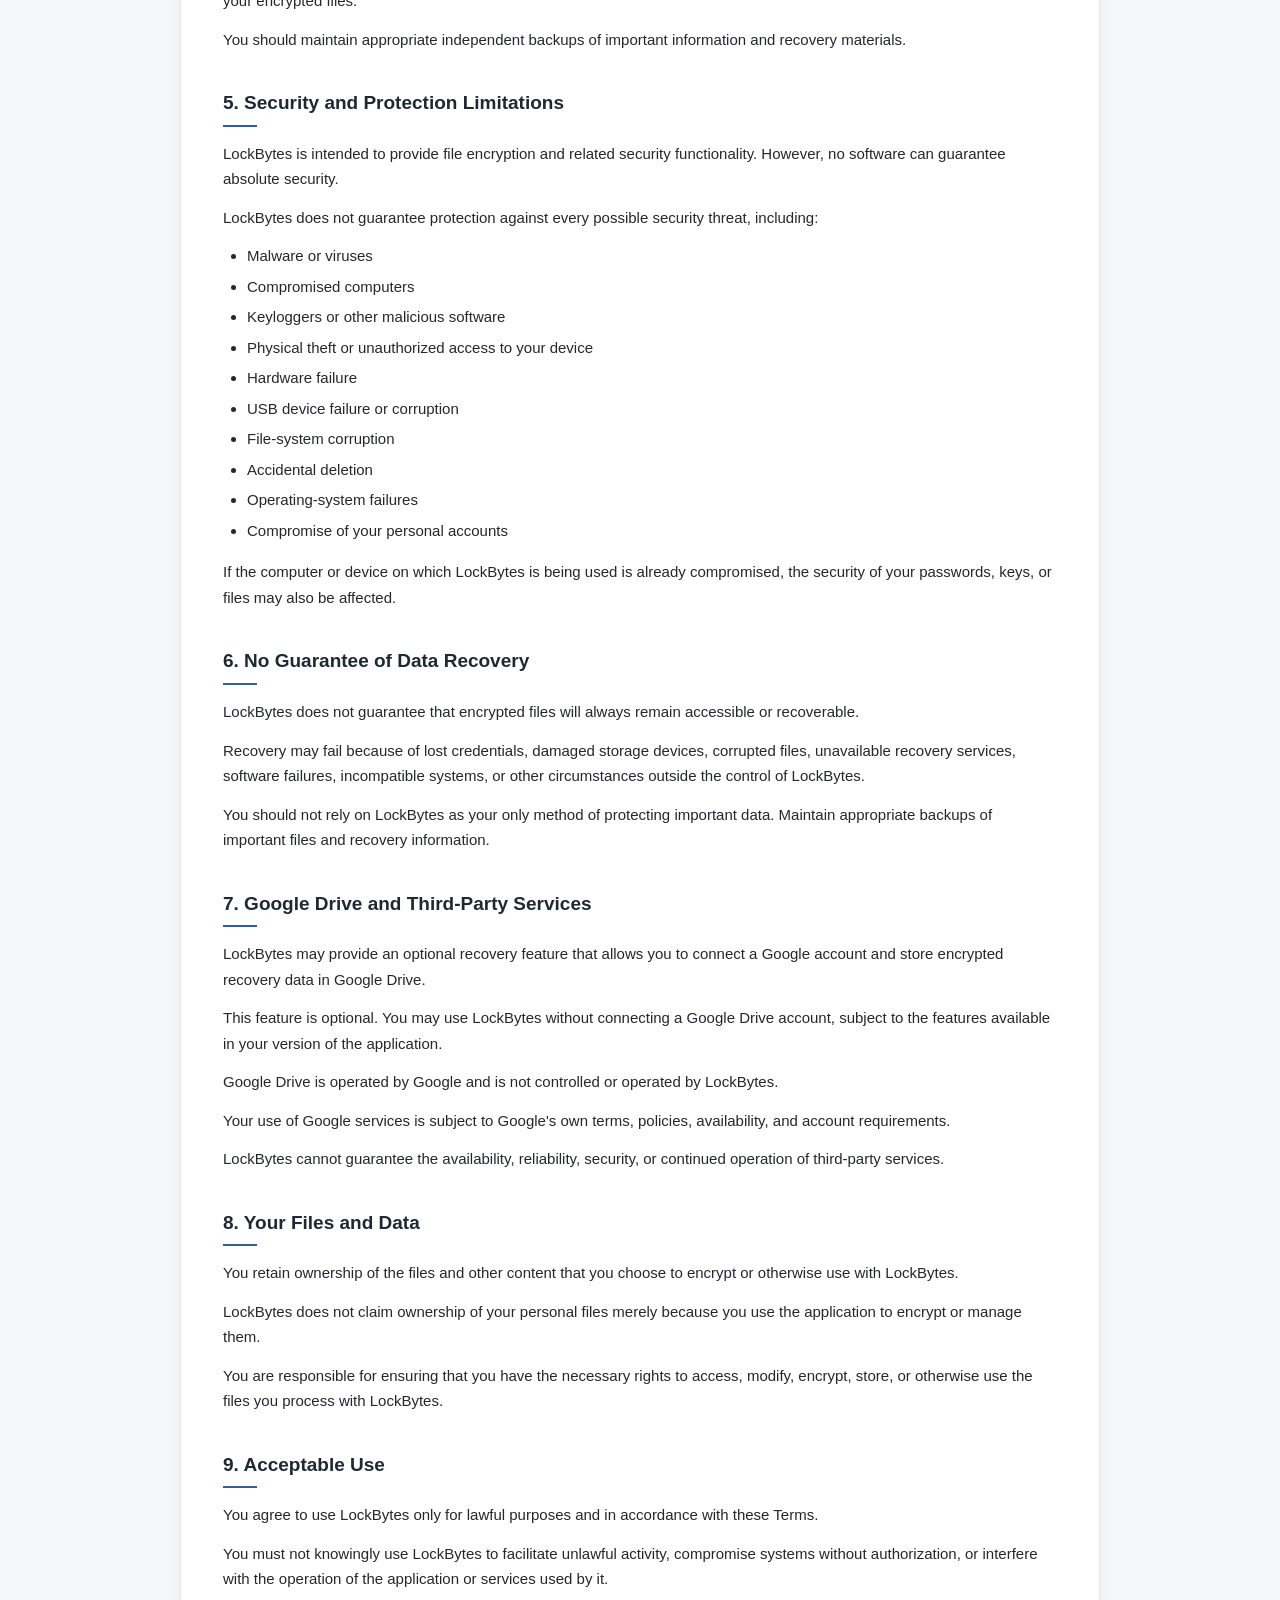
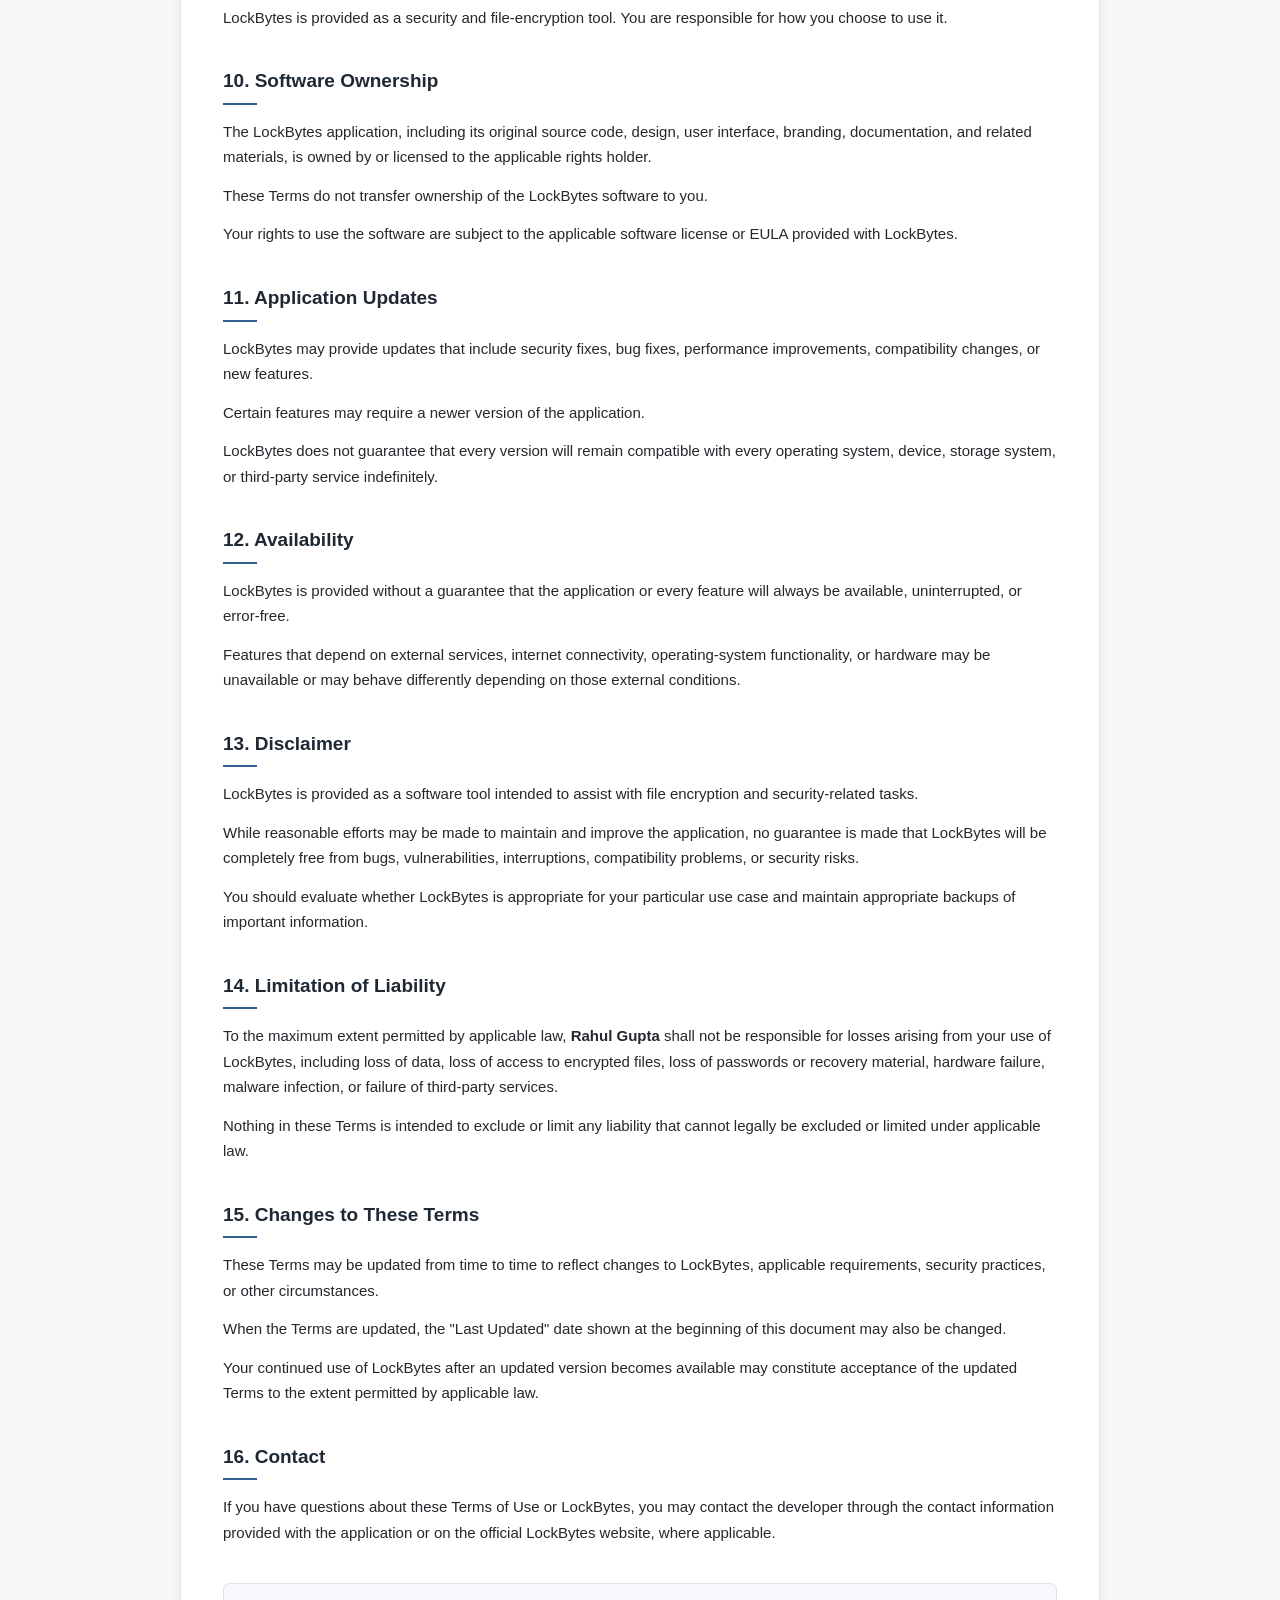
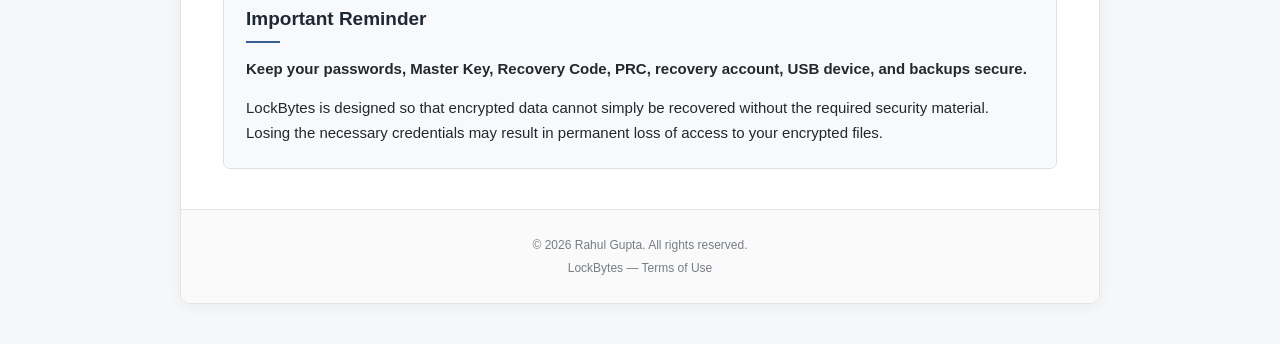
<file: terms_of_use/index.html>
<!DOCTYPE html>
<html lang="en">
<head>
    <meta charset="UTF-8">
    <meta name="viewport" content="width=device-width, initial-scale=1.0">

    <title>LockBytes — Terms of Use</title>

    <link rel="stylesheet" href="terms_of_use.css">
</head>

<body>

<div class="page">

    <!-- =========================================================
         HEADER
    ========================================================== -->

    <header class="policy-header">

        <div class="brand">
            <div class="brand-icon">LB</div>

            <div>
                <h1>LockBytes</h1>
                <p>Terms of Use</p>
            </div>
        </div>

        <div class="policy-meta">
            <span>Last Updated</span>
            <strong class="policy-date"></strong>
        </div>

    </header>


    <!-- =========================================================
         INTRODUCTION
    ========================================================== -->

    <main class="policy-content">

        <section class="intro">

            <div class="notice">
                <strong>Please read these Terms carefully.</strong>

                <p>
                    These Terms of Use explain the rules and responsibilities
                    that apply when you install or use LockBytes.
                </p>
            </div>

            <p>
                By installing, accessing, or using LockBytes, you acknowledge
                that you have read and understood these Terms of Use and agree
                to follow them.
            </p>

            <p>
                If you do not agree with these Terms, please do not install
                or use LockBytes.
            </p>

        </section>


        <!-- =====================================================
             1. ABOUT LOCKBYTES
        ====================================================== -->

        <section>

            <h2>1. About LockBytes</h2>

            <p>
                LockBytes is a desktop application designed to provide local
                file encryption and related security features.
            </p>

            <p>
                The application is primarily designed for local use. Certain
                optional features may require an internet connection, such as
                recovery-related functionality or downloading application
                updates.
            </p>

            <p>
                LockBytes is developed and maintained independently by
                <strong class="developer-name"></strong>.
            </p>

        </section>


        <!-- =====================================================
             2. ACCEPTANCE OF TERMS
        ====================================================== -->

        <section>

            <h2>2. Acceptance of These Terms</h2>

            <p>
                By installing, accessing, or using LockBytes, you agree to
                these Terms of Use.
            </p>

            <p>
                If you are using LockBytes on behalf of another person or
                organization, you represent that you have the authority to
                accept these Terms on their behalf.
            </p>

        </section>


        <!-- =====================================================
             3. USER RESPONSIBILITY
        ====================================================== -->

        <section>

            <h2>3. User Responsibility</h2>

            <p>
                You are responsible for using LockBytes appropriately and for
                maintaining the security of the credentials and recovery
                materials associated with your vault.
            </p>

            <p>
                This includes, where applicable:
            </p>

            <ul>
                <li>Vault Password</li>
                <li>App Lock Password</li>
                <li>Master Key</li>
                <li>Recovery Code / PRC</li>
                <li>Registered USB device</li>
                <li>Google account used for recovery</li>
                <li>Encrypted vault files</li>
                <li>Any independent backups you create</li>
            </ul>

            <div class="warning">
                <strong>Important:</strong>

                <p>
                    You are responsible for keeping your passwords, keys,
                    recovery codes, USB devices, and account credentials safe.
                    LockBytes cannot recover credentials or encrypted data
                    when the required recovery material is unavailable.
                </p>
            </div>

        </section>


        <!-- =====================================================
             4. LOSS OF KEYS AND PASSWORDS
        ====================================================== -->

        <section>

            <h2>4. Loss of Passwords, Keys, or Recovery Material</h2>

            <p>
                LockBytes is designed so that encrypted data cannot simply be
                opened without the required cryptographic credentials.
            </p>

            <p>
                If you lose or permanently delete the required password,
                Master Key, Recovery Code, PRC, recovery credentials, or other
                necessary security material, access to your encrypted files
                may become permanently unavailable.
            </p>

            <p>
                LockBytes does not maintain a copy of your vault password,
                Master Key, or recovery credentials for the purpose of
                recovering your encrypted files.
            </p>

            <p>
                You should maintain appropriate independent backups of
                important information and recovery materials.
            </p>

        </section>


        <!-- =====================================================
             5. SECURITY LIMITATIONS
        ====================================================== -->

        <section>

            <h2>5. Security and Protection Limitations</h2>

            <p>
                LockBytes is intended to provide file encryption and related
                security functionality. However, no software can guarantee
                absolute security.
            </p>

            <p>
                LockBytes does not guarantee protection against every possible
                security threat, including:
            </p>

            <ul>
                <li>Malware or viruses</li>
                <li>Compromised computers</li>
                <li>Keyloggers or other malicious software</li>
                <li>Physical theft or unauthorized access to your device</li>
                <li>Hardware failure</li>
                <li>USB device failure or corruption</li>
                <li>File-system corruption</li>
                <li>Accidental deletion</li>
                <li>Operating-system failures</li>
                <li>Compromise of your personal accounts</li>
            </ul>

            <p>
                If the computer or device on which LockBytes is being used is
                already compromised, the security of your passwords, keys, or
                files may also be affected.
            </p>

        </section>


        <!-- =====================================================
             6. NO GUARANTEE OF DATA RECOVERY
        ====================================================== -->

        <section>

            <h2>6. No Guarantee of Data Recovery</h2>

            <p>
                LockBytes does not guarantee that encrypted files will always
                remain accessible or recoverable.
            </p>

            <p>
                Recovery may fail because of lost credentials, damaged
                storage devices, corrupted files, unavailable recovery
                services, software failures, incompatible systems, or other
                circumstances outside the control of LockBytes.
            </p>

            <p>
                You should not rely on LockBytes as your only method of
                protecting important data. Maintain appropriate backups of
                important files and recovery information.
            </p>

        </section>


        <!-- =====================================================
             7. GOOGLE DRIVE RECOVERY
        ====================================================== -->

        <section>

            <h2>7. Google Drive and Third-Party Services</h2>

            <p>
                LockBytes may provide an optional recovery feature that allows
                you to connect a Google account and store encrypted recovery
                data in Google Drive.
            </p>

            <p>
                This feature is optional. You may use LockBytes without
                connecting a Google Drive account, subject to the features
                available in your version of the application.
            </p>

            <p>
                Google Drive is operated by Google and is not controlled or
                operated by LockBytes.
            </p>

            <p>
                Your use of Google services is subject to Google's own terms,
                policies, availability, and account requirements.
            </p>

            <p>
                LockBytes cannot guarantee the availability, reliability,
                security, or continued operation of third-party services.
            </p>

        </section>


        <!-- =====================================================
             8. USER FILES
        ====================================================== -->

        <section>

            <h2>8. Your Files and Data</h2>

            <p>
                You retain ownership of the files and other content that you
                choose to encrypt or otherwise use with LockBytes.
            </p>

            <p>
                LockBytes does not claim ownership of your personal files
                merely because you use the application to encrypt or manage
                them.
            </p>

            <p>
                You are responsible for ensuring that you have the necessary
                rights to access, modify, encrypt, store, or otherwise use the
                files you process with LockBytes.
            </p>

        </section>


        <!-- =====================================================
             9. ACCEPTABLE USE
        ====================================================== -->

        <section>

            <h2>9. Acceptable Use</h2>

            <p>
                You agree to use LockBytes only for lawful purposes and in
                accordance with these Terms.
            </p>

            <p>
                You must not knowingly use LockBytes to facilitate unlawful
                activity, compromise systems without authorization, or
                interfere with the operation of the application or services
                used by it.
            </p>

            <p>
                LockBytes is provided as a security and file-encryption tool.
                You are responsible for how you choose to use it.
            </p>

        </section>


        <!-- =====================================================
             10. SOFTWARE OWNERSHIP
        ====================================================== -->

        <section>

            <h2>10. Software Ownership</h2>

            <p>
                The LockBytes application, including its original source code,
                design, user interface, branding, documentation, and related
                materials, is owned by or licensed to the applicable rights
                holder.
            </p>

            <p>
                These Terms do not transfer ownership of the LockBytes
                software to you.
            </p>

            <p>
                Your rights to use the software are subject to the applicable
                software license or EULA provided with LockBytes.
            </p>

        </section>


        <!-- =====================================================
             11. APPLICATION UPDATES
        ====================================================== -->

        <section>

            <h2>11. Application Updates</h2>

            <p>
                LockBytes may provide updates that include security fixes,
                bug fixes, performance improvements, compatibility changes,
                or new features.
            </p>

            <p>
                Certain features may require a newer version of the
                application.
            </p>

            <p>
                LockBytes does not guarantee that every version will remain
                compatible with every operating system, device, storage
                system, or third-party service indefinitely.
            </p>

        </section>


        <!-- =====================================================
             12. AVAILABILITY
        ====================================================== -->

        <section>

            <h2>12. Availability</h2>

            <p>
                LockBytes is provided without a guarantee that the application
                or every feature will always be available, uninterrupted, or
                error-free.
            </p>

            <p>
                Features that depend on external services, internet
                connectivity, operating-system functionality, or hardware may
                be unavailable or may behave differently depending on those
                external conditions.
            </p>

        </section>


        <!-- =====================================================
             13. DISCLAIMER
        ====================================================== -->

        <section>

            <h2>13. Disclaimer</h2>

            <p>
                LockBytes is provided as a software tool intended to assist
                with file encryption and security-related tasks.
            </p>

            <p>
                While reasonable efforts may be made to maintain and improve
                the application, no guarantee is made that LockBytes will be
                completely free from bugs, vulnerabilities, interruptions,
                compatibility problems, or security risks.
            </p>

            <p>
                You should evaluate whether LockBytes is appropriate for your
                particular use case and maintain appropriate backups of
                important information.
            </p>

        </section>


        <!-- =====================================================
             14. LIMITATION OF LIABILITY
        ====================================================== -->

        <section>

            <h2>14. Limitation of Liability</h2>

            <p>
                To the maximum extent permitted by applicable law,
                <strong class="developer-name"></strong> shall not be
                responsible for losses arising from your use of LockBytes,
                including loss of data, loss of access to encrypted files,
                loss of passwords or recovery material, hardware failure,
                malware infection, or failure of third-party services.
            </p>

            <p>
                Nothing in these Terms is intended to exclude or limit any
                liability that cannot legally be excluded or limited under
                applicable law.
            </p>

        </section>


        <!-- =====================================================
             15. CHANGES TO TERMS
        ====================================================== -->

        <section>

            <h2>15. Changes to These Terms</h2>

            <p>
                These Terms may be updated from time to time to reflect
                changes to LockBytes, applicable requirements, security
                practices, or other circumstances.
            </p>

            <p>
                When the Terms are updated, the "Last Updated" date shown at
                the beginning of this document may also be changed.
            </p>

            <p>
                Your continued use of LockBytes after an updated version
                becomes available may constitute acceptance of the updated
                Terms to the extent permitted by applicable law.
            </p>

        </section>


        <!-- =====================================================
             16. CONTACT
        ====================================================== -->

        <section>

            <h2>16. Contact</h2>

            <p>
                If you have questions about these Terms of Use or LockBytes,
                you may contact the developer through the contact information
                provided with the application or on the official LockBytes
                website, where applicable.
            </p>

        </section>


        <!-- =====================================================
             FINAL NOTICE
        ====================================================== -->

        <section class="final-notice">

            <h2>Important Reminder</h2>

            <p>
                <strong>
                    Keep your passwords, Master Key, Recovery Code, PRC,
                    recovery account, USB device, and backups secure.
                </strong>
            </p>

            <p>
                LockBytes is designed so that encrypted data cannot simply be
                recovered without the required security material. Losing the
                necessary credentials may result in permanent loss of access
                to your encrypted files.
            </p>

        </section>

    </main>


    <!-- =========================================================
         FOOTER
    ========================================================== -->

    <footer class="policy-footer">

        <p>
            © <span class="policy-year"></span>
            <span class="developer-name"></span>.
            All rights reserved.
        </p>

        <p>
            LockBytes — Terms of Use
        </p>

    </footer>

</div>


<!-- =============================================================
     POLICY VARIABLES
============================================================== -->

<script>

    /*
     * Change these values when updating the document.
     * You do not need to search through the entire HTML file.
     */

    const POLICY_LAST_UPDATED = "17 August 2026";
    const POLICY_YEAR = "2026";
    const DEVELOPER_NAME = "Rahul Gupta";


    /*
     * Automatically insert values wherever the
     * corresponding class is used.
     */

    document.querySelectorAll(".policy-date").forEach(element => {
        element.textContent = POLICY_LAST_UPDATED;
    });

    document.querySelectorAll(".policy-year").forEach(element => {
        element.textContent = POLICY_YEAR;
    });

    document.querySelectorAll(".developer-name").forEach(element => {
        element.textContent = DEVELOPER_NAME;
    });

</script>

</body>
</html>
</file>
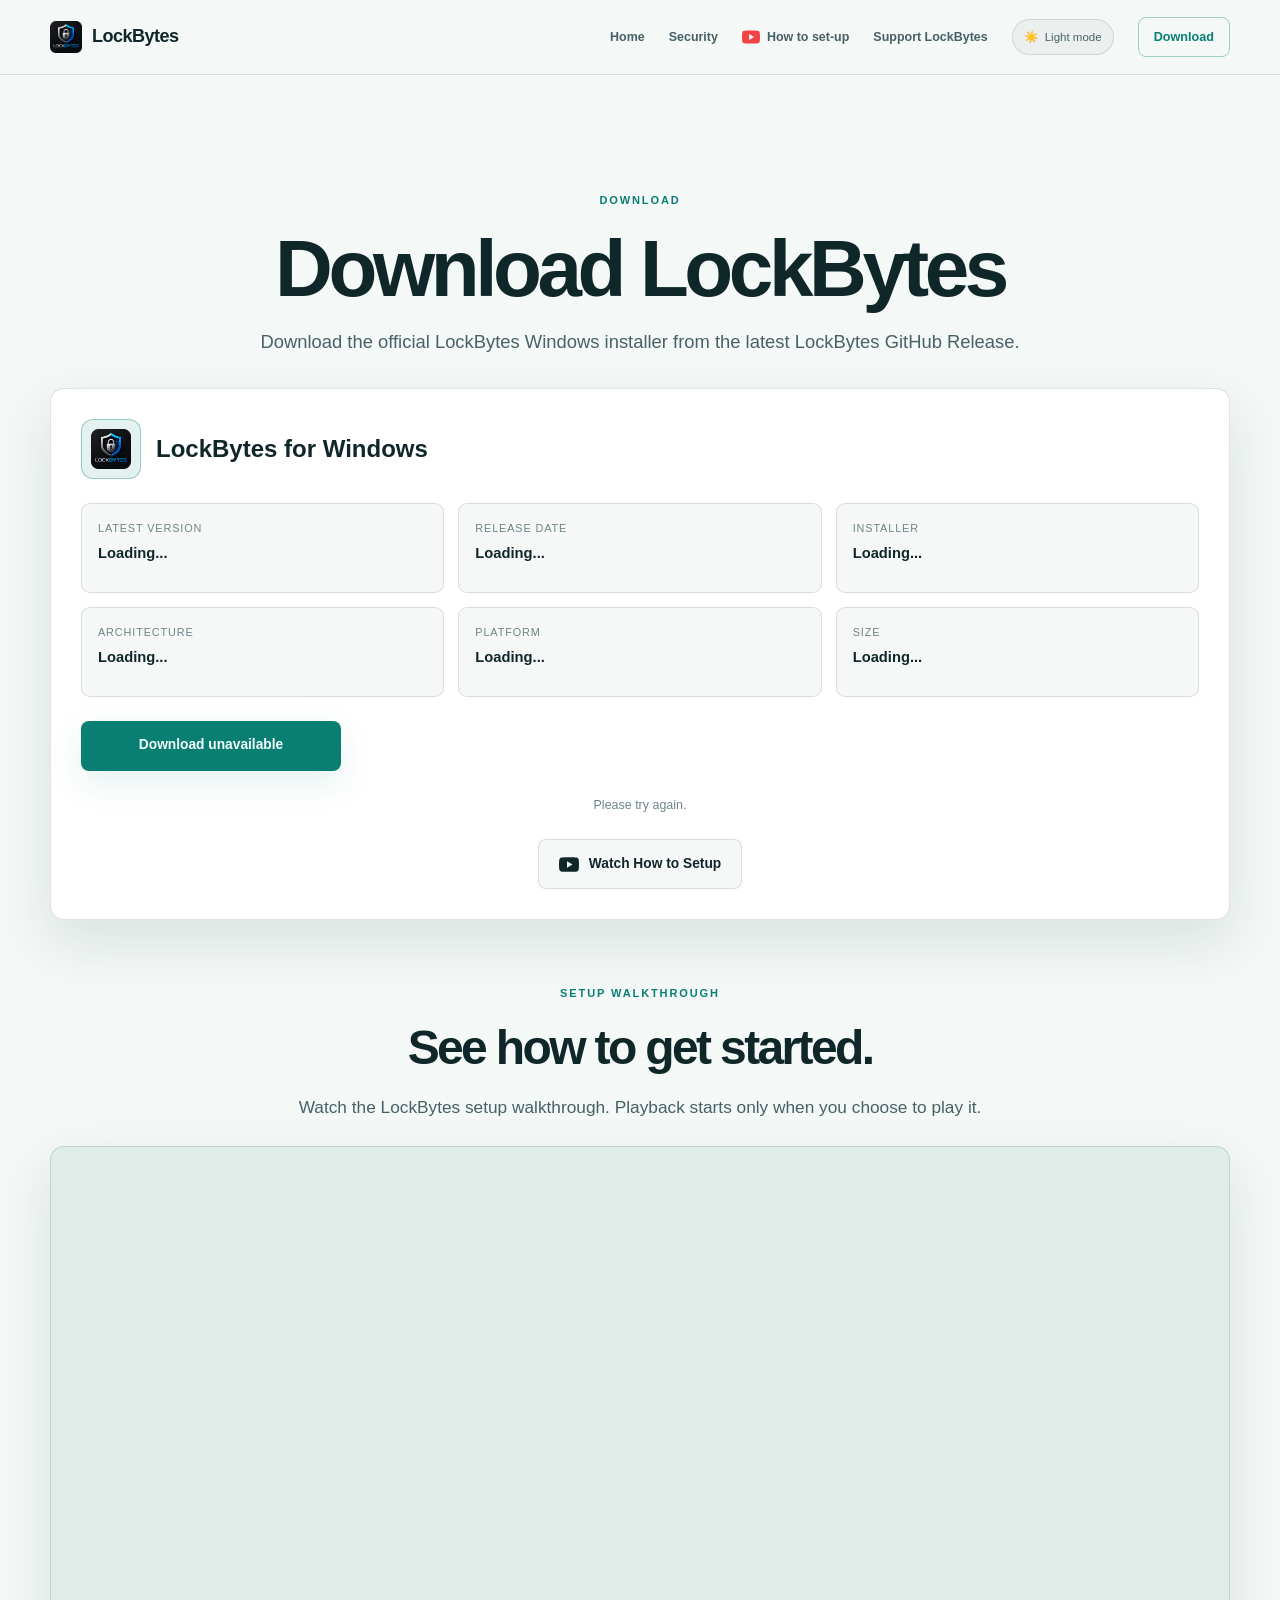
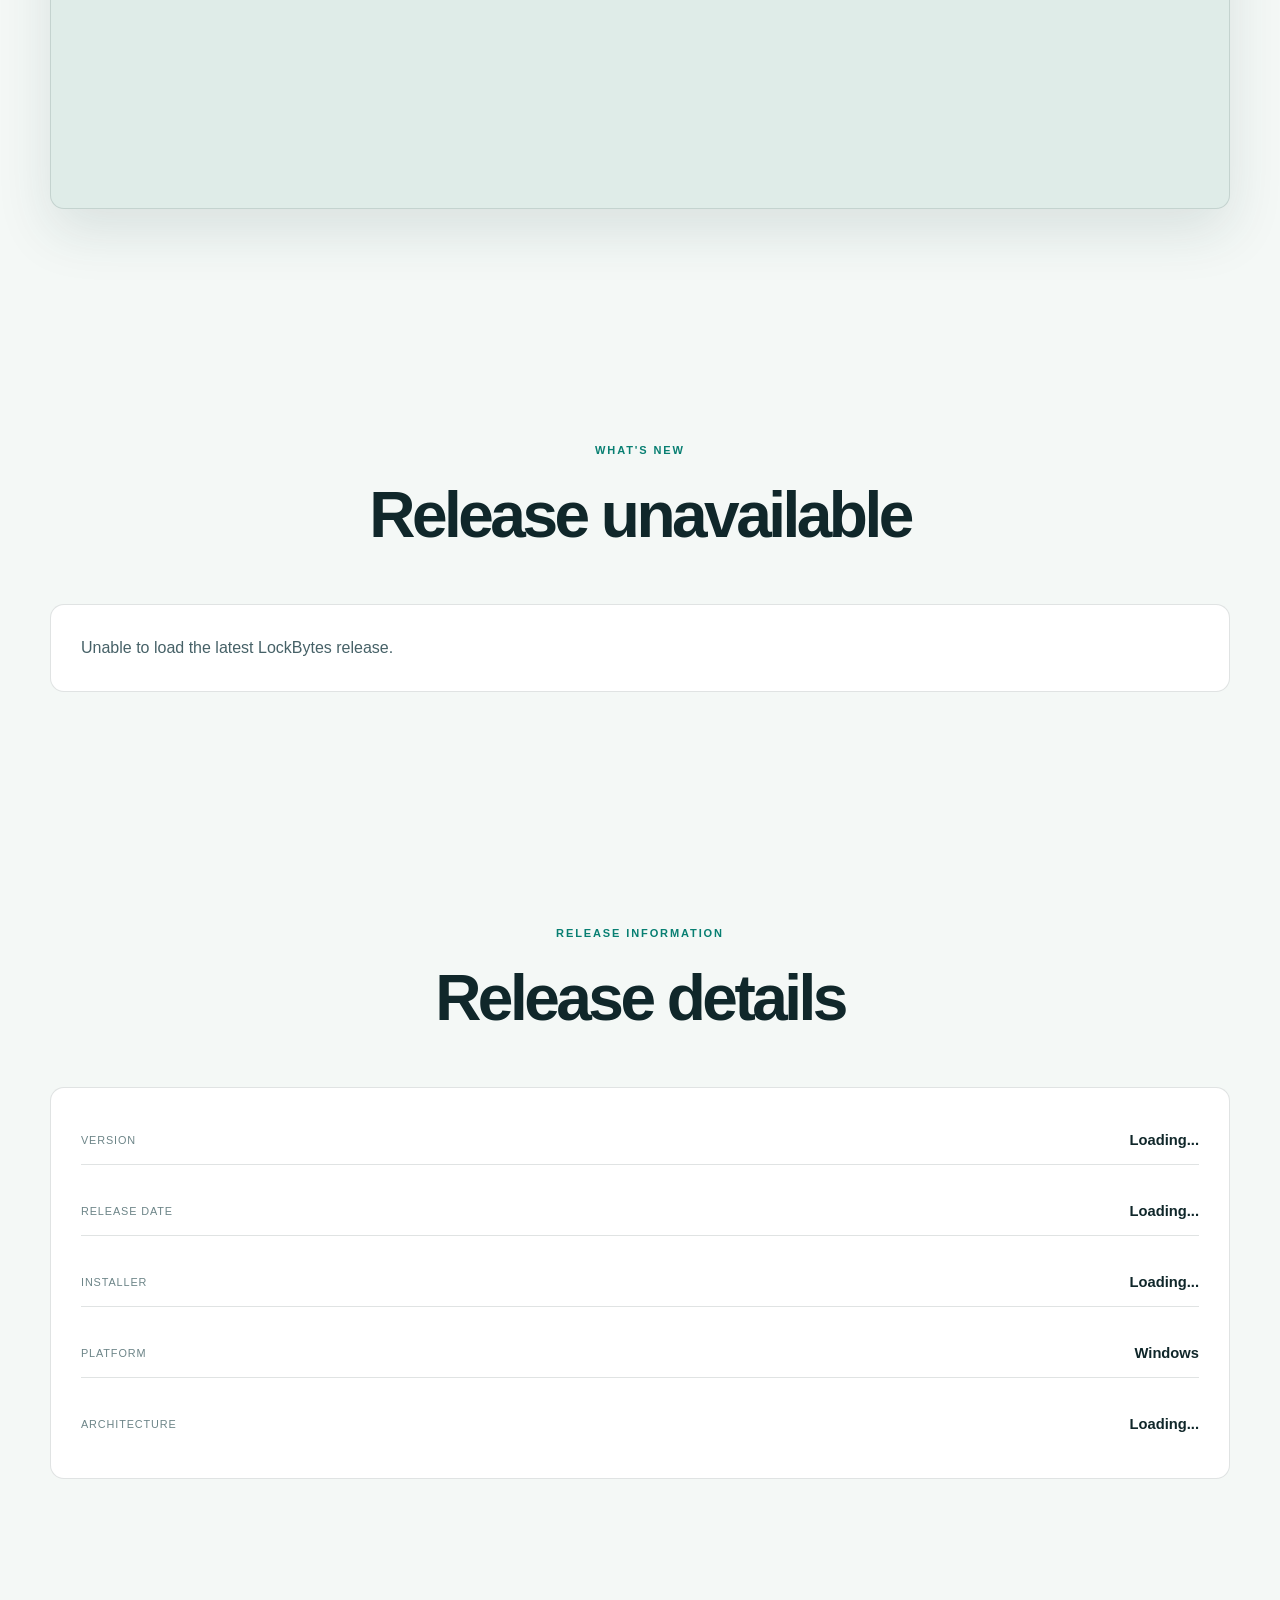
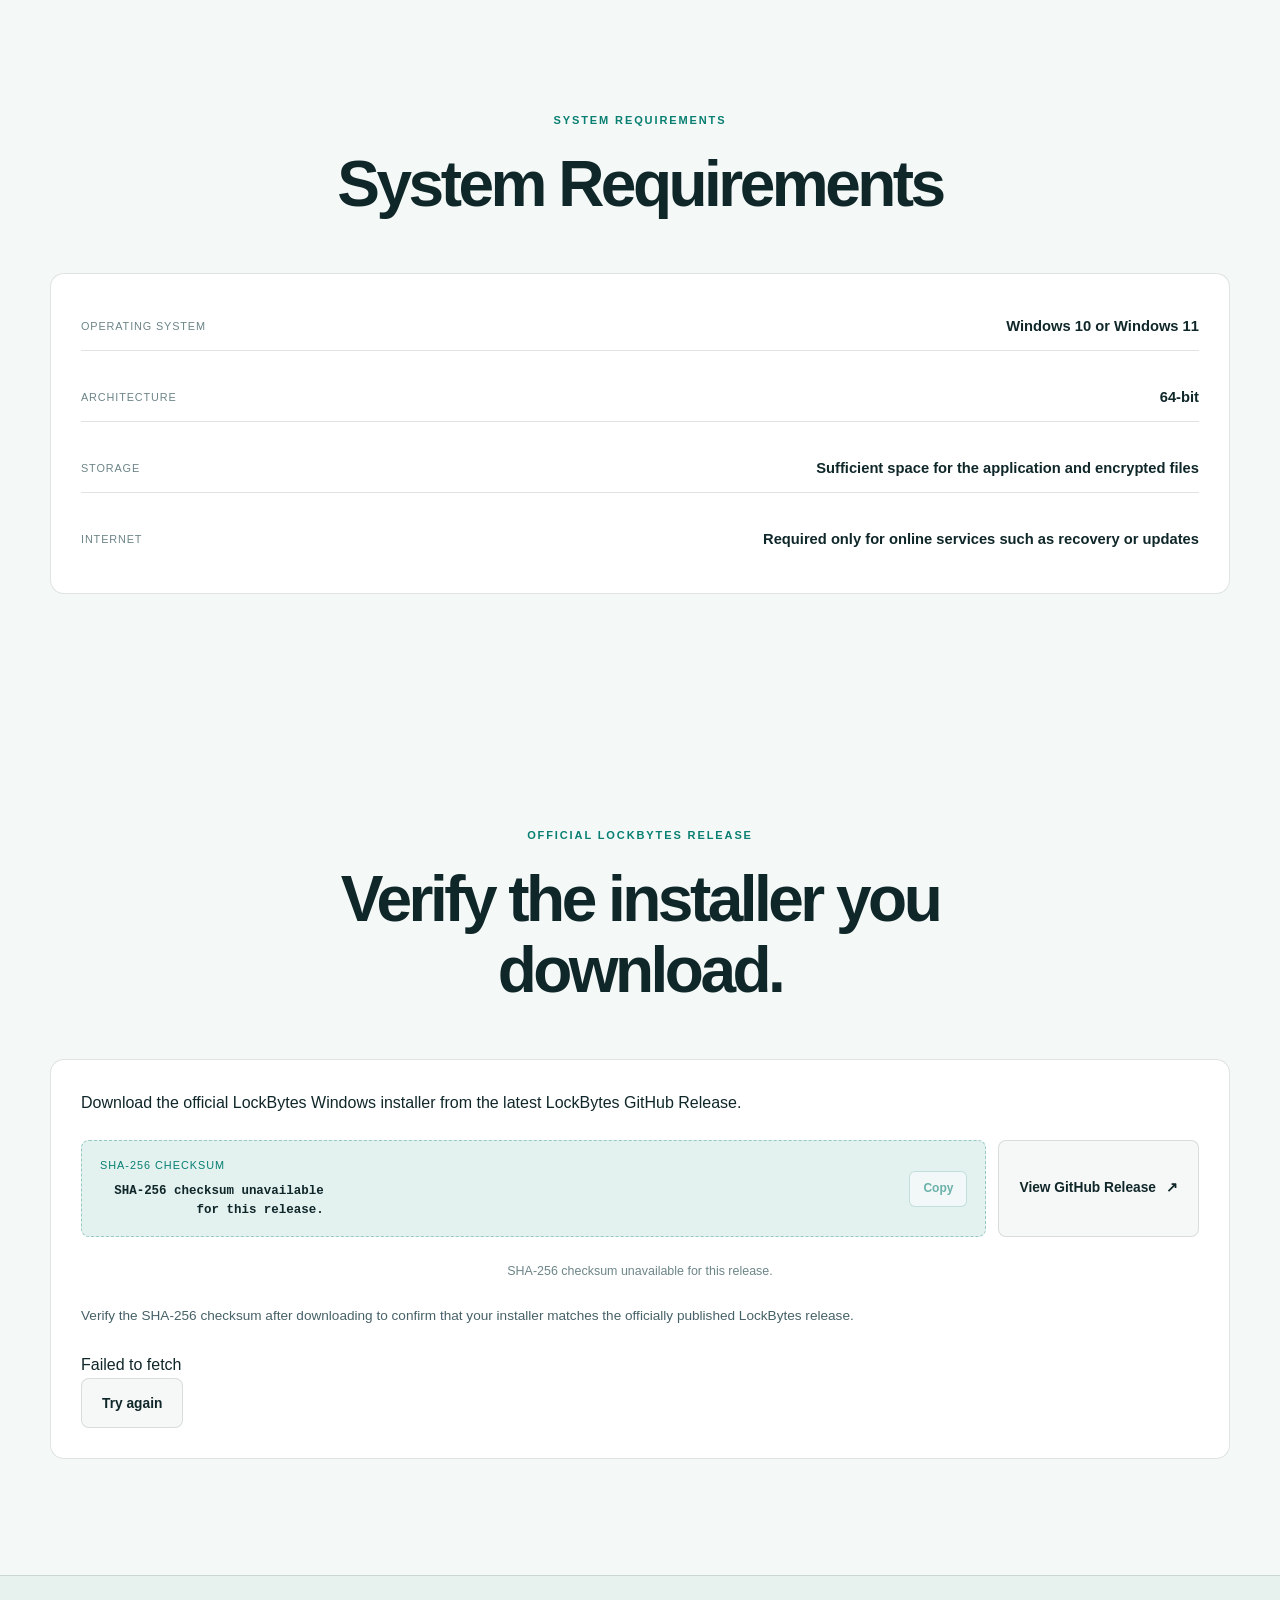
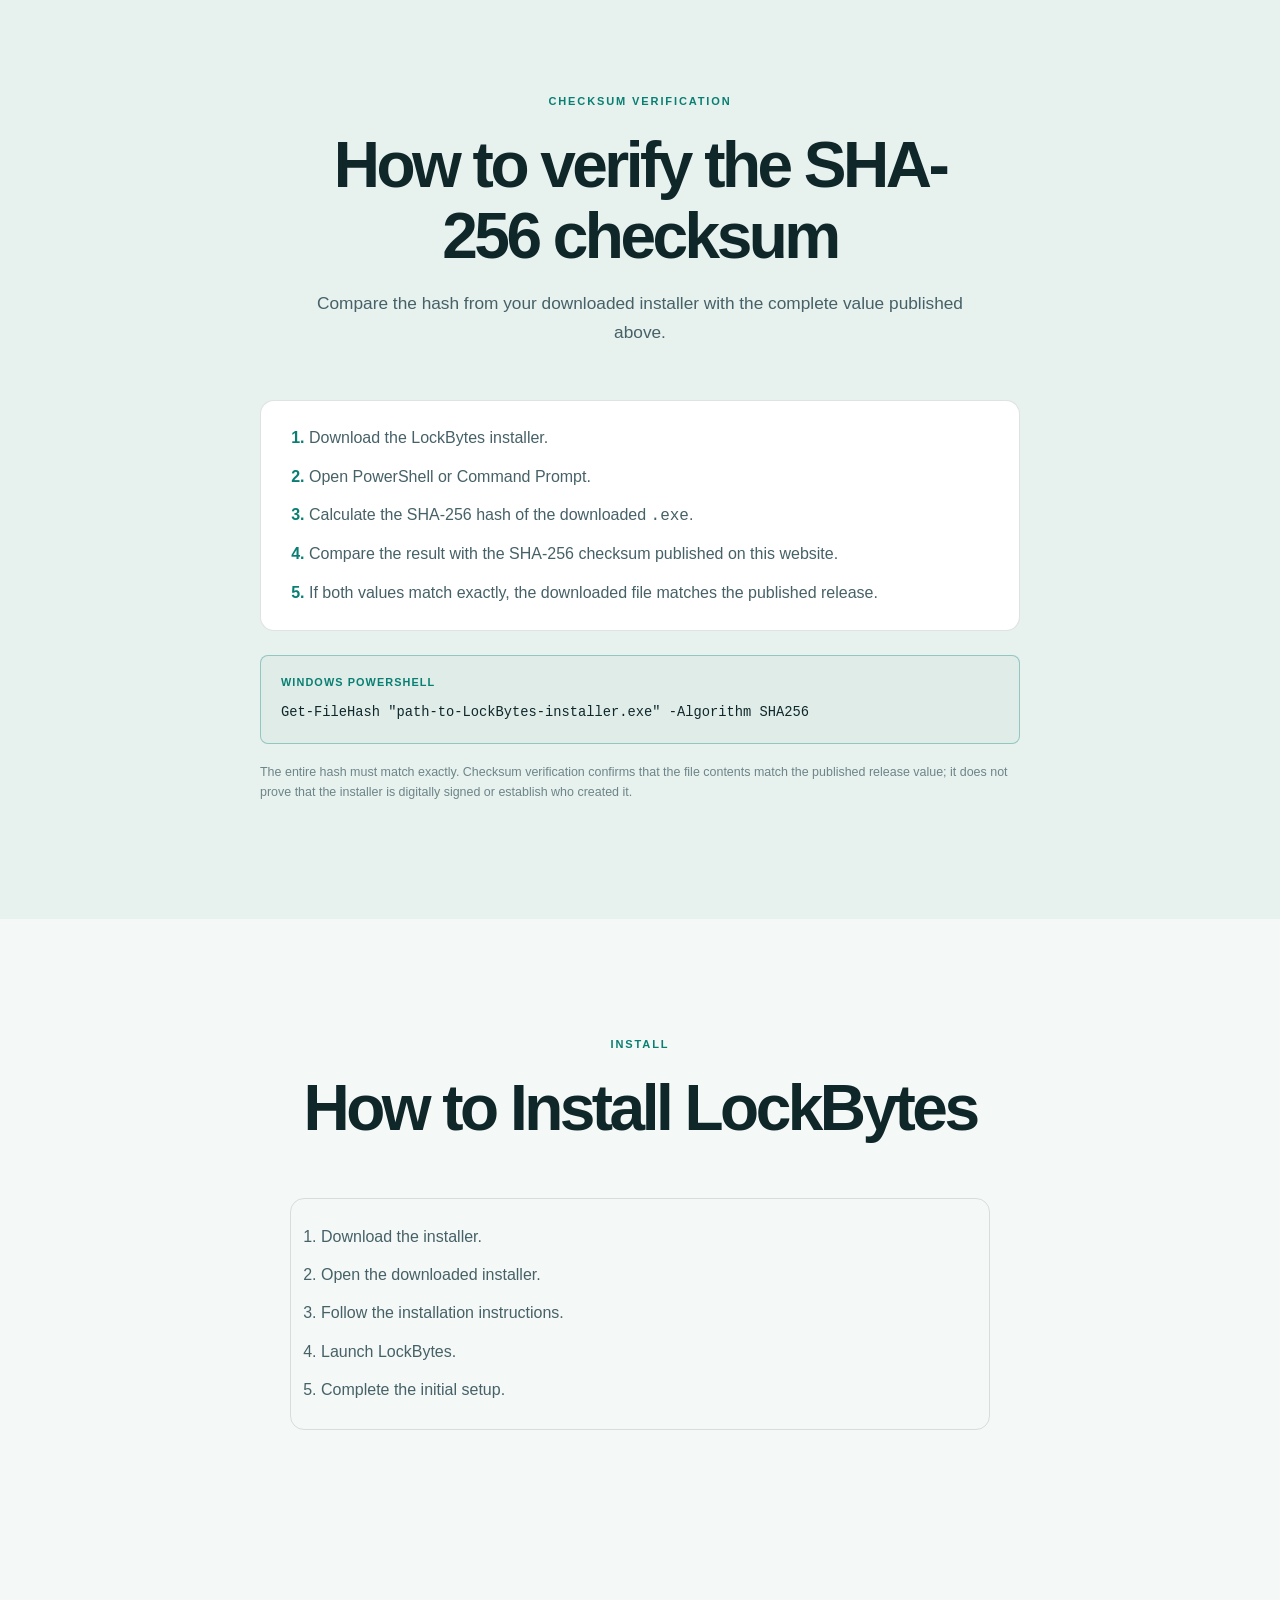
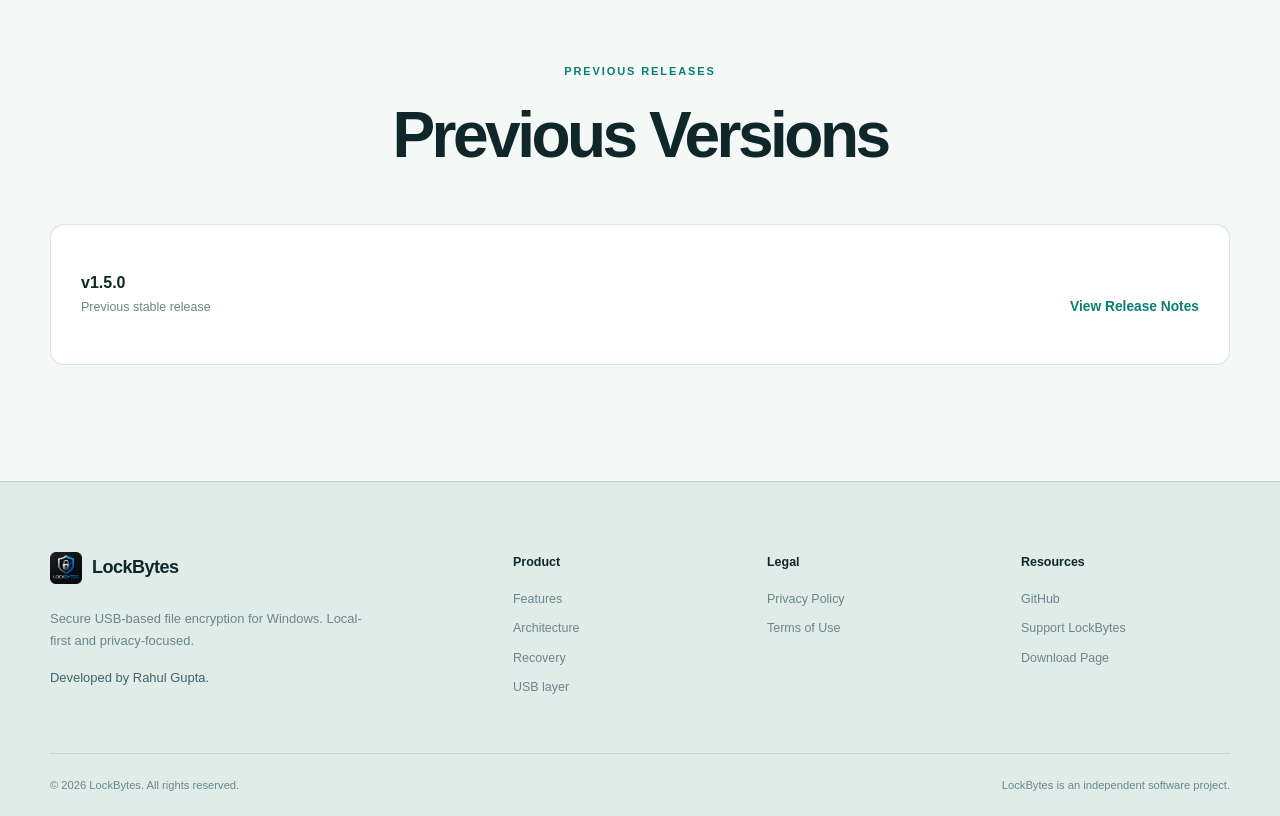
<file: download.html>
<!DOCTYPE html>
<html lang="en">
<head>
    <meta charset="UTF-8">
    <script>
        (function () {
            try {
                var savedTheme = localStorage.getItem('lockbytes-theme');
                var preferredTheme = savedTheme === 'dark' || savedTheme === 'light'
                    ? savedTheme
                    : (window.matchMedia('(prefers-color-scheme: dark)').matches ? 'dark' : 'light');
                document.documentElement.setAttribute('data-theme', preferredTheme);
            } catch (error) {
                document.documentElement.setAttribute('data-theme', 'dark');
            }
        })();
    </script>
    <meta name="viewport" content="width=device-width, initial-scale=1.0">
    <meta name="description" content="Download LockBytes for Windows and protect your files with secure local-first encryption.">
    <meta name="keywords" content="LockBytes download, Windows download, encryption software, secure file protection">
    <title>Download LockBytes | LockBytes</title>
    <link rel="stylesheet" href="style.css">
</head>
<body>

<header class="navbar">
    <div class="container nav-container">

        <a href="index.html" class="brand" aria-label="LockBytes home page">
            <img src="img/lockbytes_logo_transparent_kb.png" alt="LockBytes logo" width="32" height="32" class="brand-logo">
            <span>LockBytes</span>
        </a>

        <nav class="nav-links" aria-label="Main navigation">
            <a href="index.html">Home</a>
            <a href="enc_page/security-cryptography.html">Security</a>
            <a class="youtube-nav-link" href="https://www.youtube.com/watch?v=yhuIspwCHjM&amp;list=PLA3EXU3yKvnE" target="_blank" rel="noopener noreferrer" aria-label="How to set-up LockBytes on YouTube"><svg aria-hidden="true" width="18" height="14" viewBox="0 0 20 15" fill="currentColor"><path d="M19.6 2.35a2.5 2.5 0 0 0-1.76-1.76C16.29.17 10 .17 10 .17s-6.29 0-7.84.42A2.5 2.5 0 0 0 .4 2.35 26 26 0 0 0 0 7.5a26 26 0 0 0 .4 5.15 2.5 2.5 0 0 0 1.76 1.76c1.55.42 7.84.42 7.84.42s6.29 0 7.84-.42a2.5 2.5 0 0 0 1.76-1.76A26 26 0 0 0 20 7.5a26 26 0 0 0-.4-5.15ZM8 10.72V4.28L13.55 7.5 8 10.72Z"/></svg><span>How to set-up</span></a>
            <a href="https://codagewithrahul.github.io/support/index.html" target="_blank" rel="noopener noreferrer">Support LockBytes</a>
        </nav>

        <button
            class="theme-toggle"
            type="button"
            data-theme-toggle
            aria-label="Switch to light mode"
            aria-pressed="false"
        >
            <span class="theme-icon" aria-hidden="true">☀️</span>
            <span class="theme-label">Light mode</span>
        </button>

        <a href="download.html" class="nav-button" aria-label="Open LockBytes download page">
            Download
        </a>

    </div>
</header>

<main>
    <section class="download-page-hero section">
        <div class="container narrow download-page-shell">
            <div class="download-page-intro">
                <div class="section-label">DOWNLOAD</div>
                <h1>Download LockBytes</h1>
                <p>Download the official LockBytes Windows installer from the latest LockBytes GitHub Release.</p>
            </div>

            <div class="download-page-card" aria-label="LockBytes download card">
                <div class="download-branding">
                    <div class="download-logo-wrap">
                        <img src="img/lockbytes_logo_transparent_kb.png" alt="LockBytes logo" width="40" height="40" class="download-logo">
                    </div>
                    <div>
                        <p class="download-product-label">LockBytes for Windows</p>
                    </div>
                </div>

                <div class="download-meta-grid" data-release-info>
                    <div class="release-stat">
                        <span>Latest Version</span>
                        <strong data-version>Loading...</strong>
                    </div>
                    <div class="release-stat">
                        <span>Release Date</span>
                        <strong data-release-date>Loading...</strong>
                    </div>
                    <div class="release-stat">
                        <span>Installer</span>
                        <strong data-installer>Loading...</strong>
                    </div>
                    <div class="release-stat">
                        <span>Architecture</span>
                        <strong data-architecture>Loading...</strong>
                    </div>
                    <div class="release-stat">
                        <span>Platform</span>
                        <strong data-compatibility>Windows</strong>
                    </div>
                    <div class="release-stat">
                        <span>Size</span>
                        <strong data-size>Loading...</strong>
                    </div>
                </div>

                <a
                    class="button button-primary button-download"
                    href="#"
                    aria-label="Loading latest LockBytes release"
                    download
                    data-download-button
                    aria-disabled="true"
                >
                    Loading latest release...
                    <span aria-hidden="true">→</span>
                </a>

                <p class="download-note" data-download-note>Preparing the latest Windows installer...</p>
                <div class="download-video-actions">
                    <a class="button button-secondary" href="https://www.youtube.com/watch?v=yhuIspwCHjM&amp;list=PLA3EXU3yKvnE" target="_blank" rel="noopener noreferrer"><svg aria-hidden="true" width="20" height="15" viewBox="0 0 20 15" fill="currentColor"><path d="M19.6 2.35a2.5 2.5 0 0 0-1.76-1.76C16.29.17 10 .17 10 .17s-6.29 0-7.84.42A2.5 2.5 0 0 0 .4 2.35 26 26 0 0 0 0 7.5a26 26 0 0 0 .4 5.15 2.5 2.5 0 0 0 1.76 1.76c1.55.42 7.84.42 7.84.42s6.29 0 7.84-.42a2.5 2.5 0 0 0 1.76-1.76A26 26 0 0 0 20 7.5a26 26 0 0 0-.4-5.15ZM8 10.72V4.28L13.55 7.5 8 10.72Z"/></svg> Watch How to Setup</a>
                </div>
            </div>
            <div class="setup-video">
                <div class="section-heading">
                    <div class="section-label">SETUP WALKTHROUGH</div>
                    <h2>See how to get started.</h2>
                    <p>Watch the LockBytes setup walkthrough. Playback starts only when you choose to play it.</p>
                </div>
                <div class="video-frame"><iframe src="https://www.youtube-nocookie.com/embed/yhuIspwCHjM?mute=1" title="LockBytes setup walkthrough" loading="lazy" referrerpolicy="strict-origin-when-cross-origin" allow="encrypted-media; picture-in-picture; web-share" allowfullscreen></iframe></div>
            </div>
        </div>
    </section>

    <section class="section">
        <div class="container narrow">
            <div class="section-heading centered">
                <div class="section-label">WHAT'S NEW</div>
                <h2 data-release-heading>Loading release notes...</h2>
            </div>

            <div class="info-panel">
                <div class="release-notes" data-release-notes>
                    <p>Loading latest LockBytes release...</p>
                </div>
            </div>
        </div>
    </section>

    <section class="section section-dark">
        <div class="container narrow">
            <div class="section-heading centered">
                <div class="section-label">RELEASE INFORMATION</div>
                <h2>Release details</h2>
            </div>

            <div class="info-panel release-info-panel">
                <div class="detail-row"><span>Version</span><strong data-version-detail>Loading...</strong></div>
                <div class="detail-row"><span>Release date</span><strong data-release-date>Loading...</strong></div>
                <div class="detail-row"><span>Installer</span><strong data-installer-name>Loading...</strong></div>
                <div class="detail-row"><span>Platform</span><strong>Windows</strong></div>
                <div class="detail-row"><span>Architecture</span><strong data-architecture>Loading...</strong></div>
            </div>
        </div>
    </section>

    <section class="section">
        <div class="container narrow">
            <div class="section-heading centered">
                <div class="section-label">SYSTEM REQUIREMENTS</div>
                <h2>System Requirements</h2>
            </div>

            <div class="info-panel requirements-panel">
                <div class="detail-row"><span>Operating System</span><strong>Windows 10 or Windows 11</strong></div>
                <div class="detail-row"><span>Architecture</span><strong>64-bit</strong></div>
                <div class="detail-row"><span>Storage</span><strong>Sufficient space for the application and encrypted files</strong></div>
                <div class="detail-row"><span>Internet</span><strong>Required only for online services such as recovery or updates</strong></div>
            </div>
        </div>
    </section>

    <section class="section section-dark">
        <div class="container narrow">
            <div class="section-heading centered">
                <div class="section-label">OFFICIAL LOCKBYTES RELEASE</div>
                <h2>Verify the installer you download.</h2>
            </div>

            <div class="info-panel trust-panel">
                <p>Download the official LockBytes Windows installer from the latest LockBytes GitHub Release.</p>
                <div class="release-verification-grid">
                    <div class="checksum-box" data-checksum-box>
                        <div>
                            <span>SHA-256 Checksum</span>
                            <strong data-checksum>Checking the published release...</strong>
                        </div>
                        <button type="button" class="copy-button" data-copy-checksum disabled aria-disabled="true">Copy</button>
                    </div>
                    <a href="https://github.com/CodageWithRahul/LockBytes/releases/latest" class="button button-secondary release-link" data-release-link target="_blank" rel="noopener noreferrer">View GitHub Release <span aria-hidden="true">↗</span></a>
                </div>
                <p class="trust-note" data-checksum-message>Checking the checksum published for the exact installer above...</p>
                <p class="verification-note">Verify the SHA-256 checksum after downloading to confirm that your installer matches the officially published LockBytes release.</p>
                <div class="release-error-message" data-error-state hidden></div>
            </div>
        </div>
    </section>

    <section class="section checksum-help-section">
        <div class="container narrow">
            <div class="section-heading centered">
                <div class="section-label">CHECKSUM VERIFICATION</div>
                <h2>How to verify the SHA-256 checksum</h2>
                <p>Compare the hash from your downloaded installer with the complete value published above.</p>
            </div>
            <ol class="verification-steps">
                <li>Download the LockBytes installer.</li>
                <li>Open PowerShell or Command Prompt.</li>
                <li>Calculate the SHA-256 hash of the downloaded <code>.exe</code>.</li>
                <li>Compare the result with the SHA-256 checksum published on this website.</li>
                <li>If both values match exactly, the downloaded file matches the published release.</li>
            </ol>
            <div class="command-panel">
                <span>Windows PowerShell</span>
                <code>Get-FileHash "path-to-LockBytes-installer.exe" -Algorithm SHA256</code>
            </div>
            <p class="verification-disclaimer">The entire hash must match exactly. Checksum verification confirms that the file contents match the published release value; it does not prove that the installer is digitally signed or establish who created it.</p>
        </div>
    </section>

    <section class="section">
        <div class="container narrow">
            <div class="section-heading centered">
                <div class="section-label">INSTALL</div>
                <h2>How to Install LockBytes</h2>
            </div>

            <ol class="steps-list">
                <li>Download the installer.</li>
                <li>Open the downloaded installer.</li>
                <li>Follow the installation instructions.</li>
                <li>Launch LockBytes.</li>
                <li>Complete the initial setup.</li>
            </ol>
        </div>
    </section>

    <section class="section section-dark">
        <div class="container narrow">
            <div class="section-heading centered">
                <div class="section-label">PREVIOUS RELEASES</div>
                <h2>Previous Versions</h2>
            </div>

            <div class="info-panel version-list">
                <div class="version-item">
                    <div>
                        <strong>v1.5.0</strong>
                        <span>Previous stable release</span>
                    </div>
                    <a href="https://github.com/CodageWithRahul/LockBytes/releases" class="text-link" target="_blank" rel="noopener noreferrer">View Release Notes</a>
                </div>
            </div>
        </div>
    </section>
</main>

<footer class="footer">
    <div class="container footer-grid">
        <div class="footer-brand">
            <a href="index.html" class="brand">
                <img src="img/lockbytes_logo_transparent_kb.png" alt="LockBytes logo" width="32" height="32" class="brand-logo">
                <span>LockBytes</span>
            </a>
            <p>Secure USB-based file encryption for Windows. Local-first and privacy-focused.</p>
            <p class="developer">Developed by Rahul Gupta.</p>
        </div>

        <div class="footer-column">
            <h4>Product</h4>
            <a href="index.html#features">Features</a>
            <a href="index.html#architecture">Architecture</a>
            <a href="index.html#recovery">Recovery</a>
            <a href="index.html#usb-layer">USB layer</a>
        </div>

        <div class="footer-column">
            <h4>Legal</h4>
            <a href="privacy_policy/index.html">Privacy Policy</a>
            <a href="terms_of_use/index.html">Terms of Use</a>
        </div>

        <div class="footer-column">
            <h4>Resources</h4>
            <a href="https://github.com/CodageWithRahul/LockBytes" target="_blank" rel="noopener noreferrer">GitHub</a>
            <a href="https://codagewithrahul.github.io/support/index.html" target="_blank" rel="noopener noreferrer">Support LockBytes</a>
            <a href="download.html">Download Page</a>
        </div>
    </div>

    <div class="container footer-bottom">
        <span>© 2026 LockBytes. All rights reserved.</span>
        <span>LockBytes is an independent software project.</span>
    </div>
</footer>

<script src="theme.js"></script>
<script src="download.js"></script>
</body>
</html>
</file>
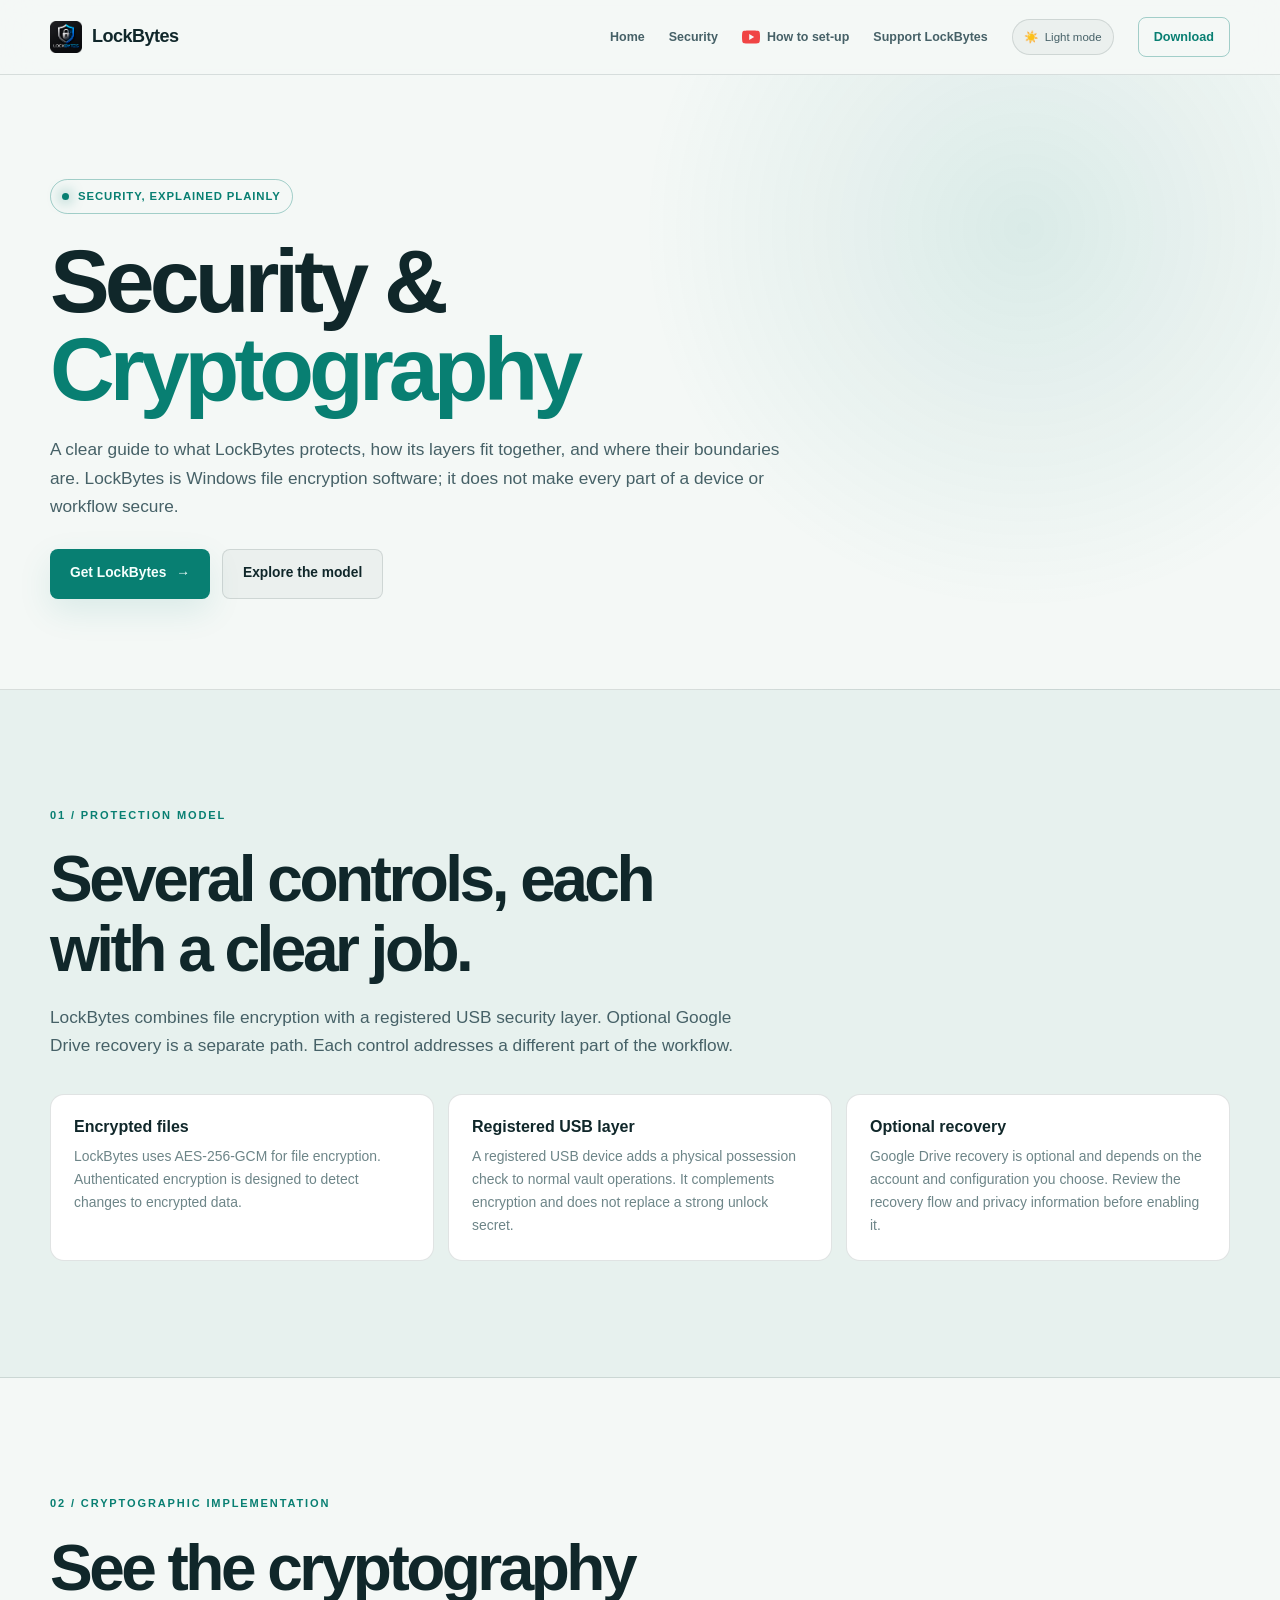
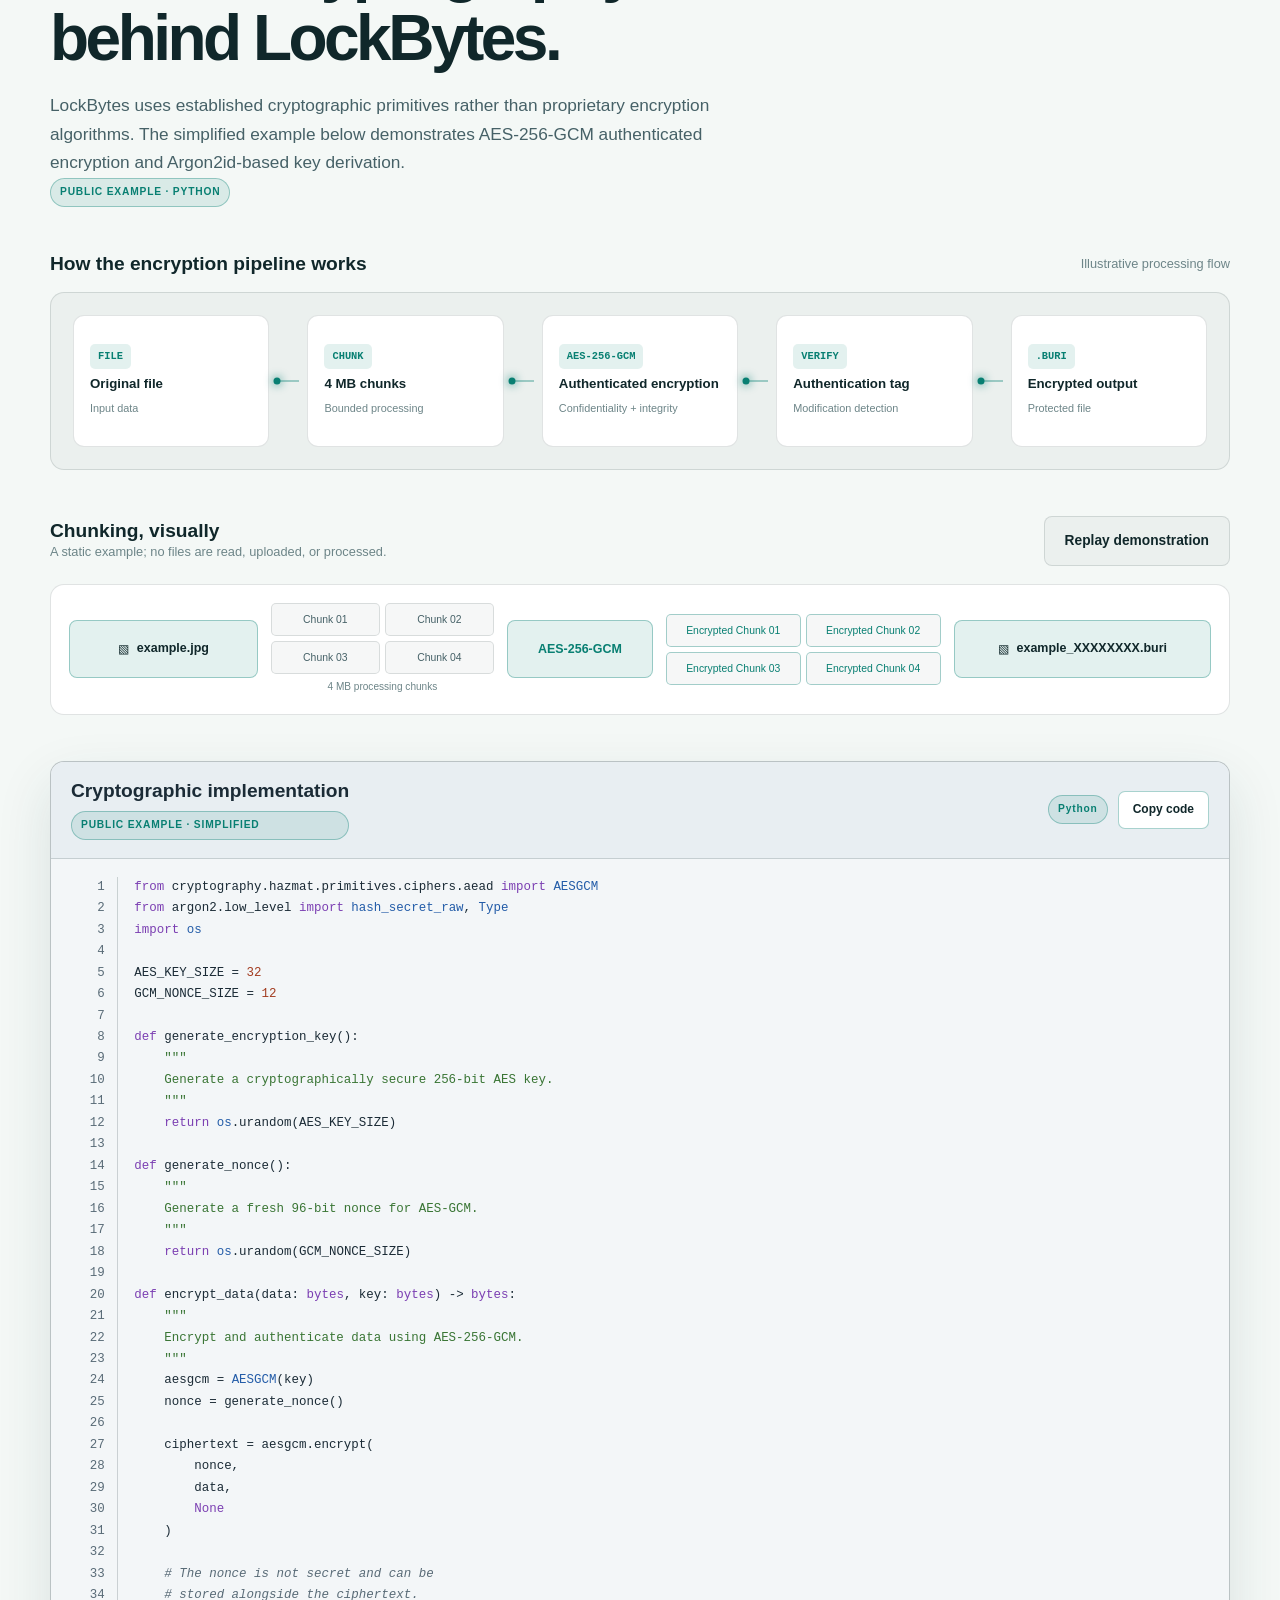
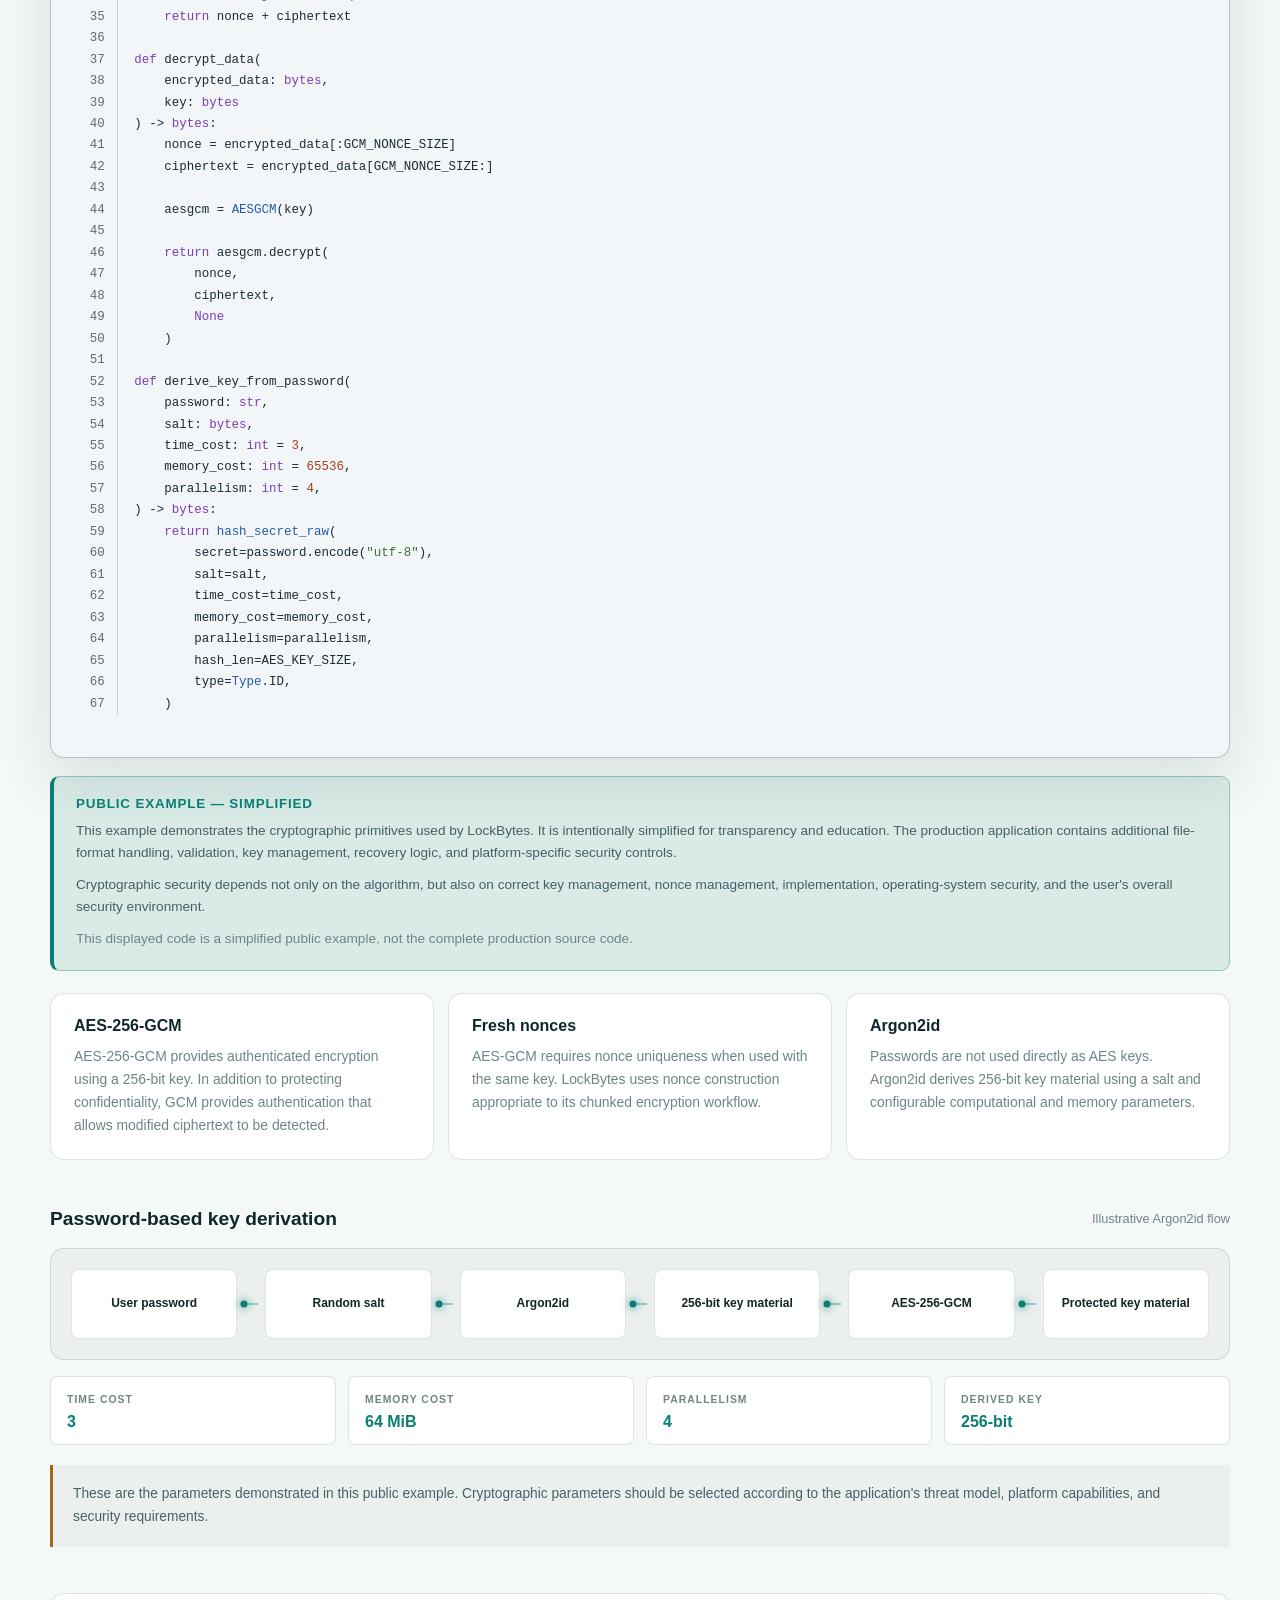
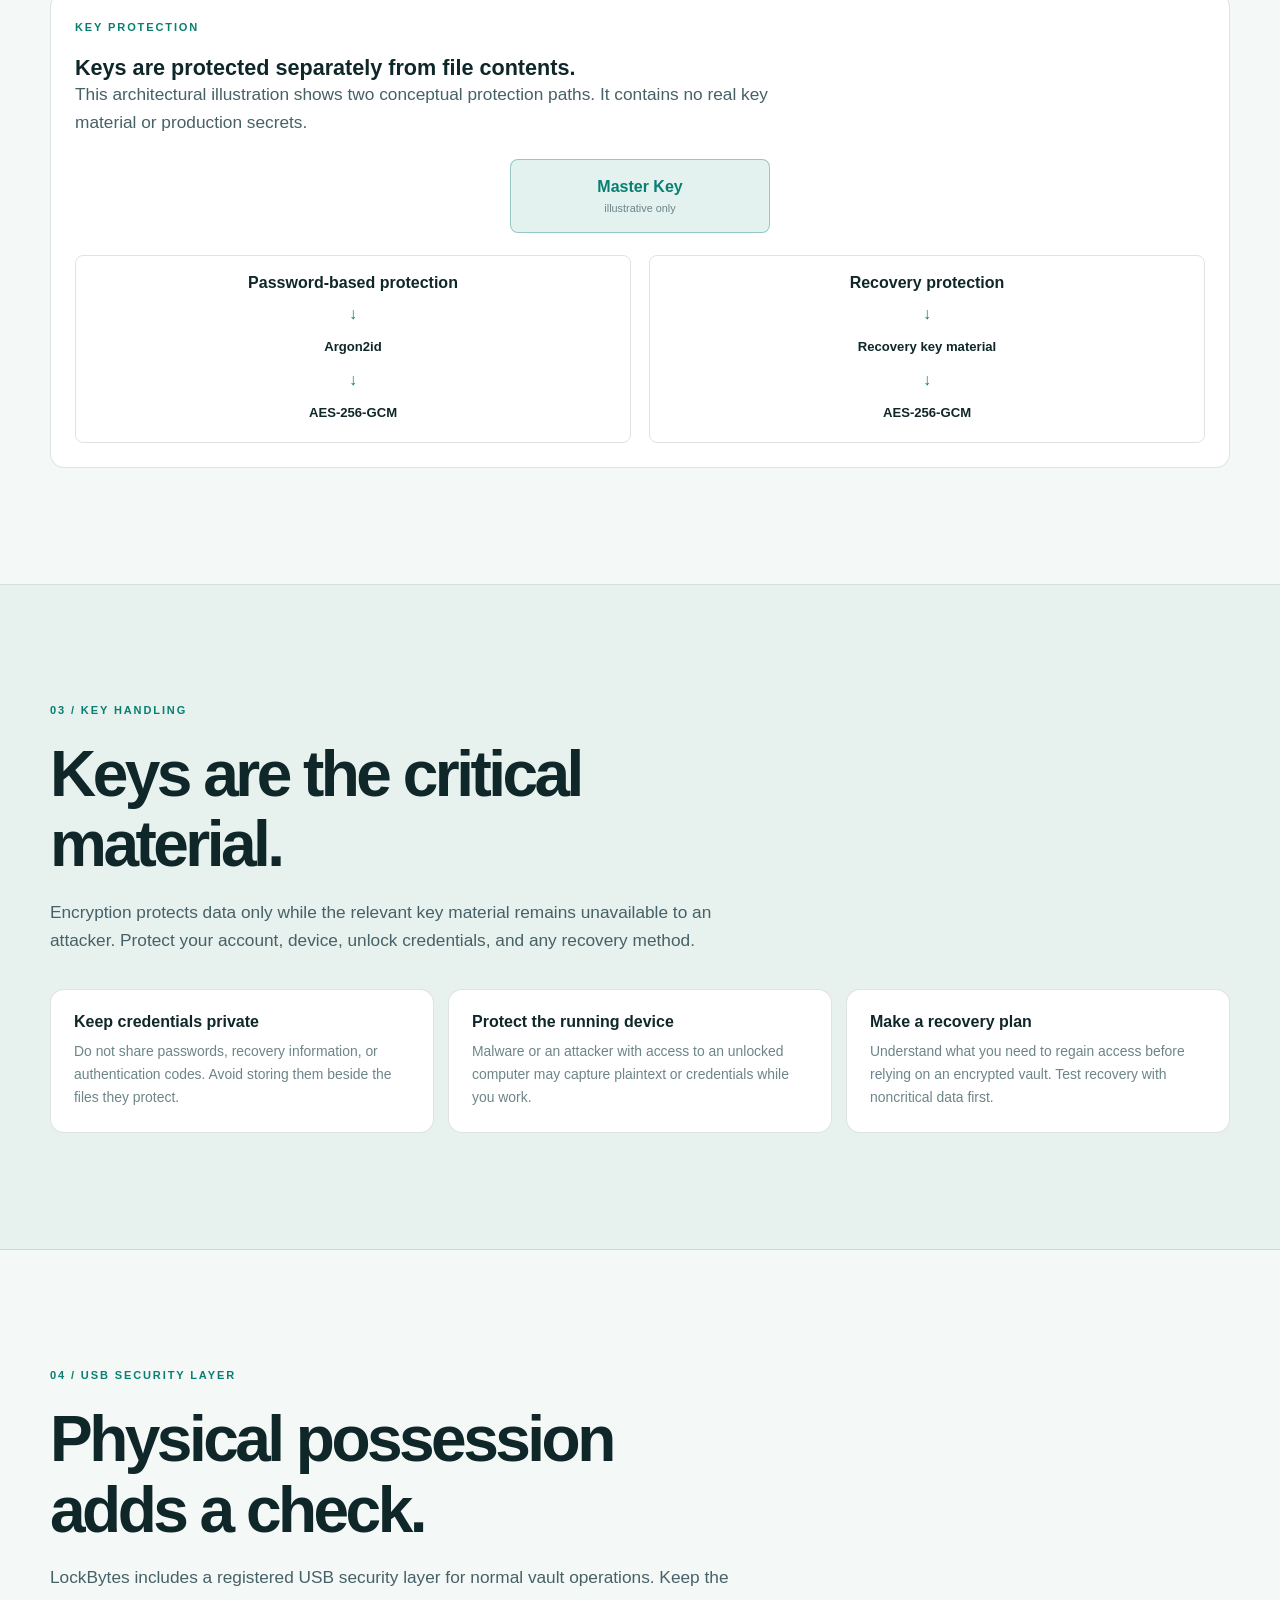
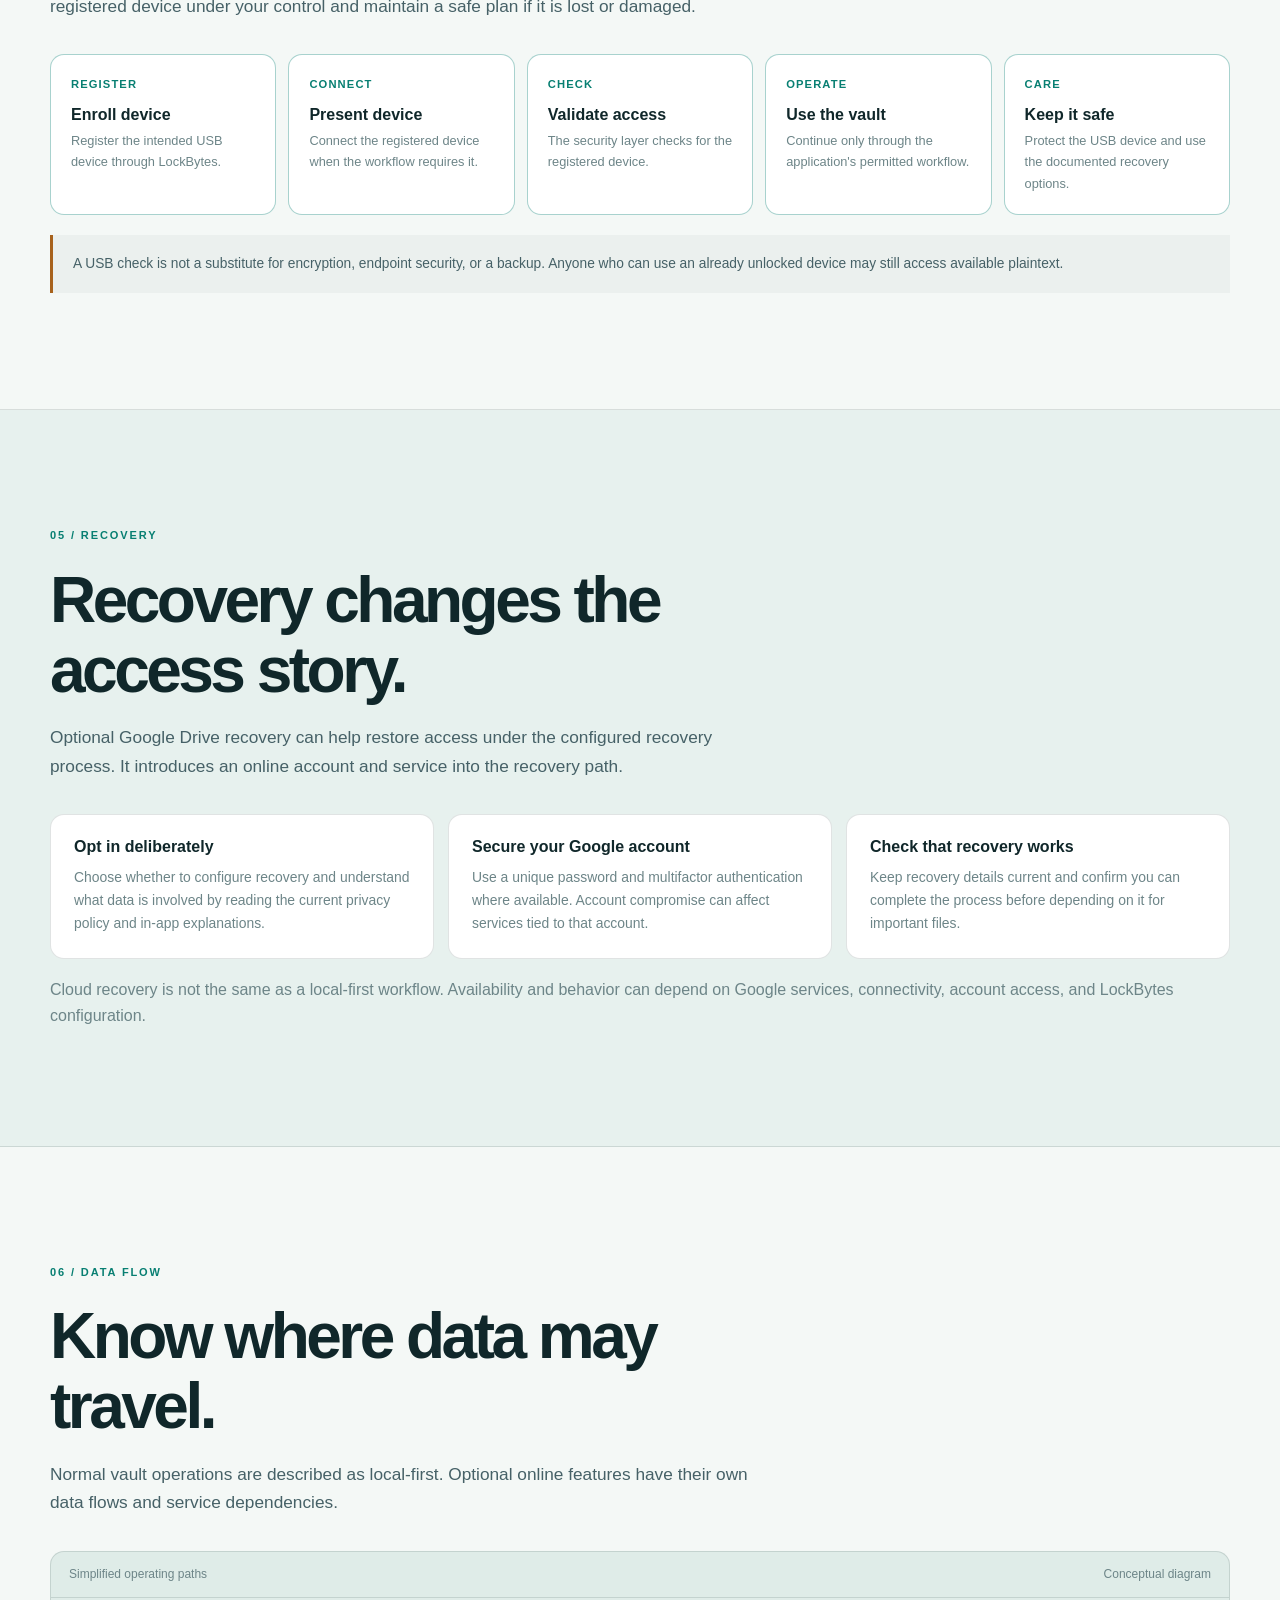
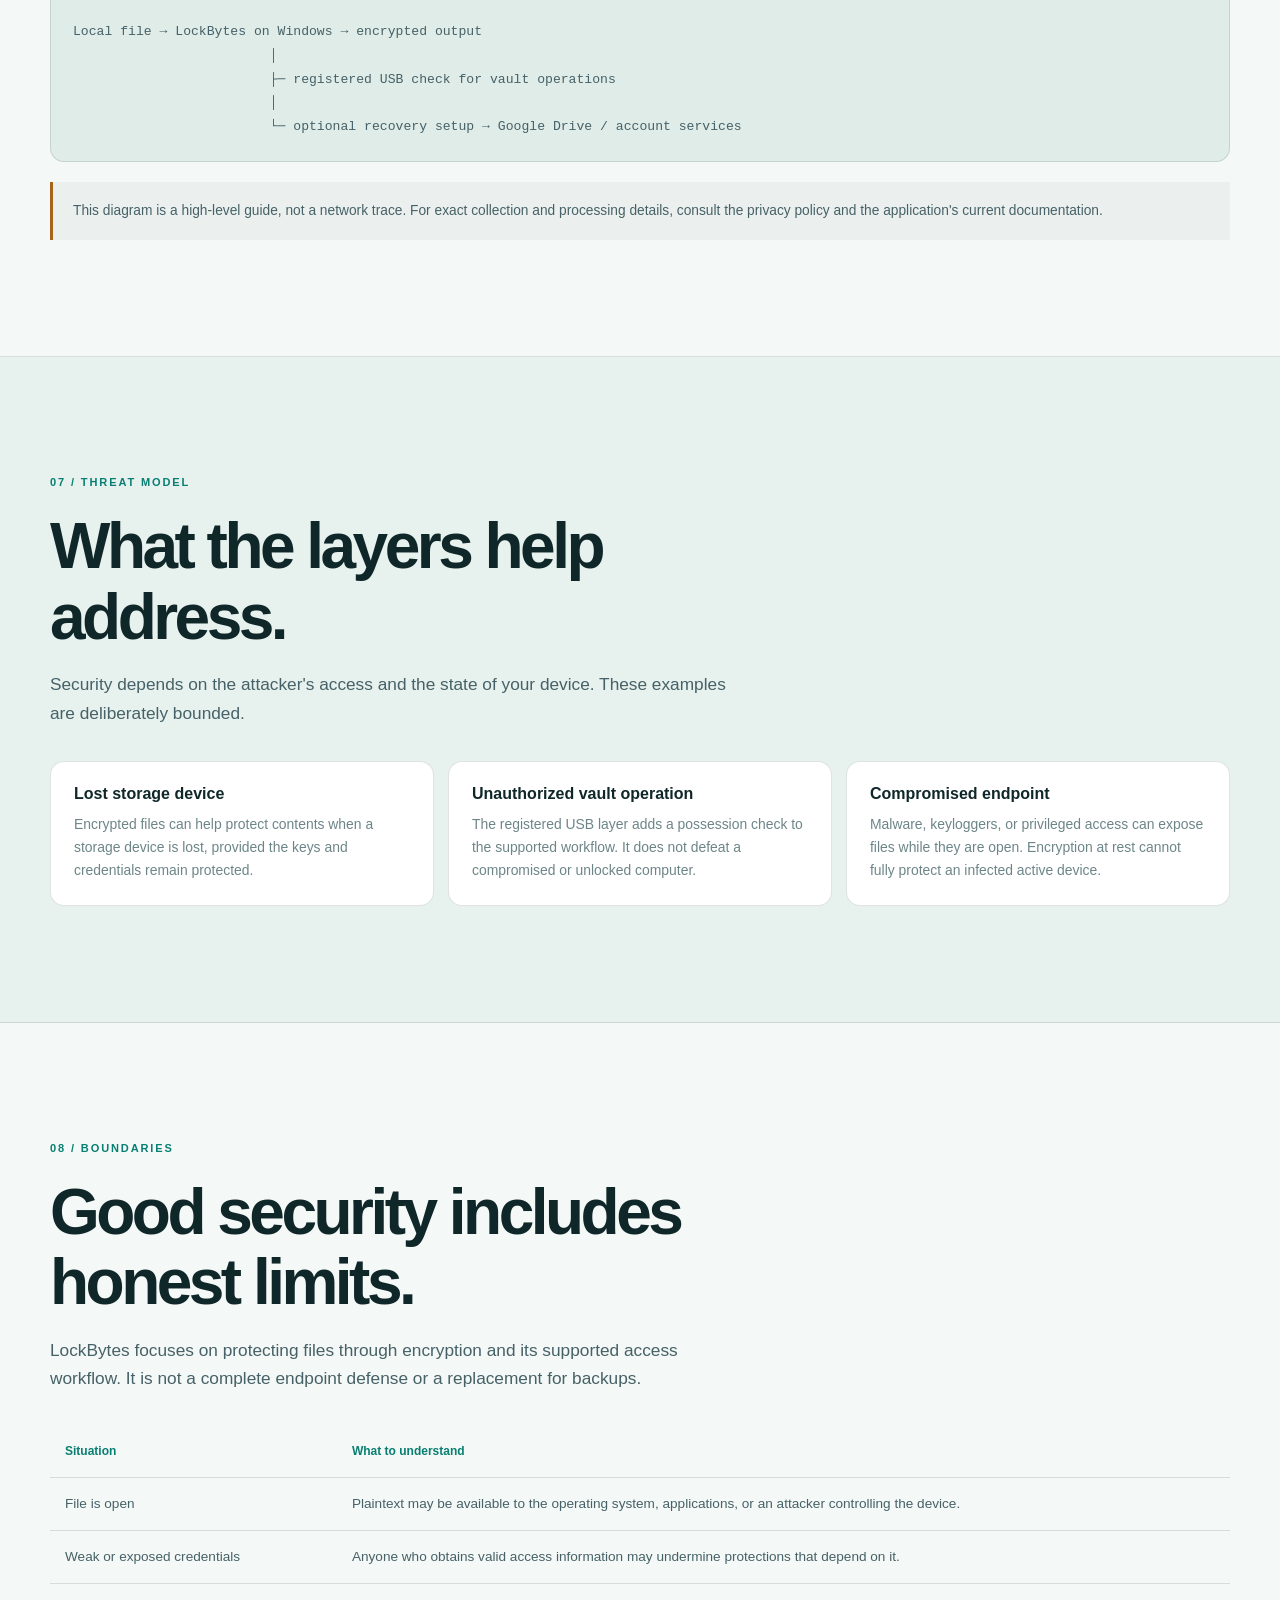
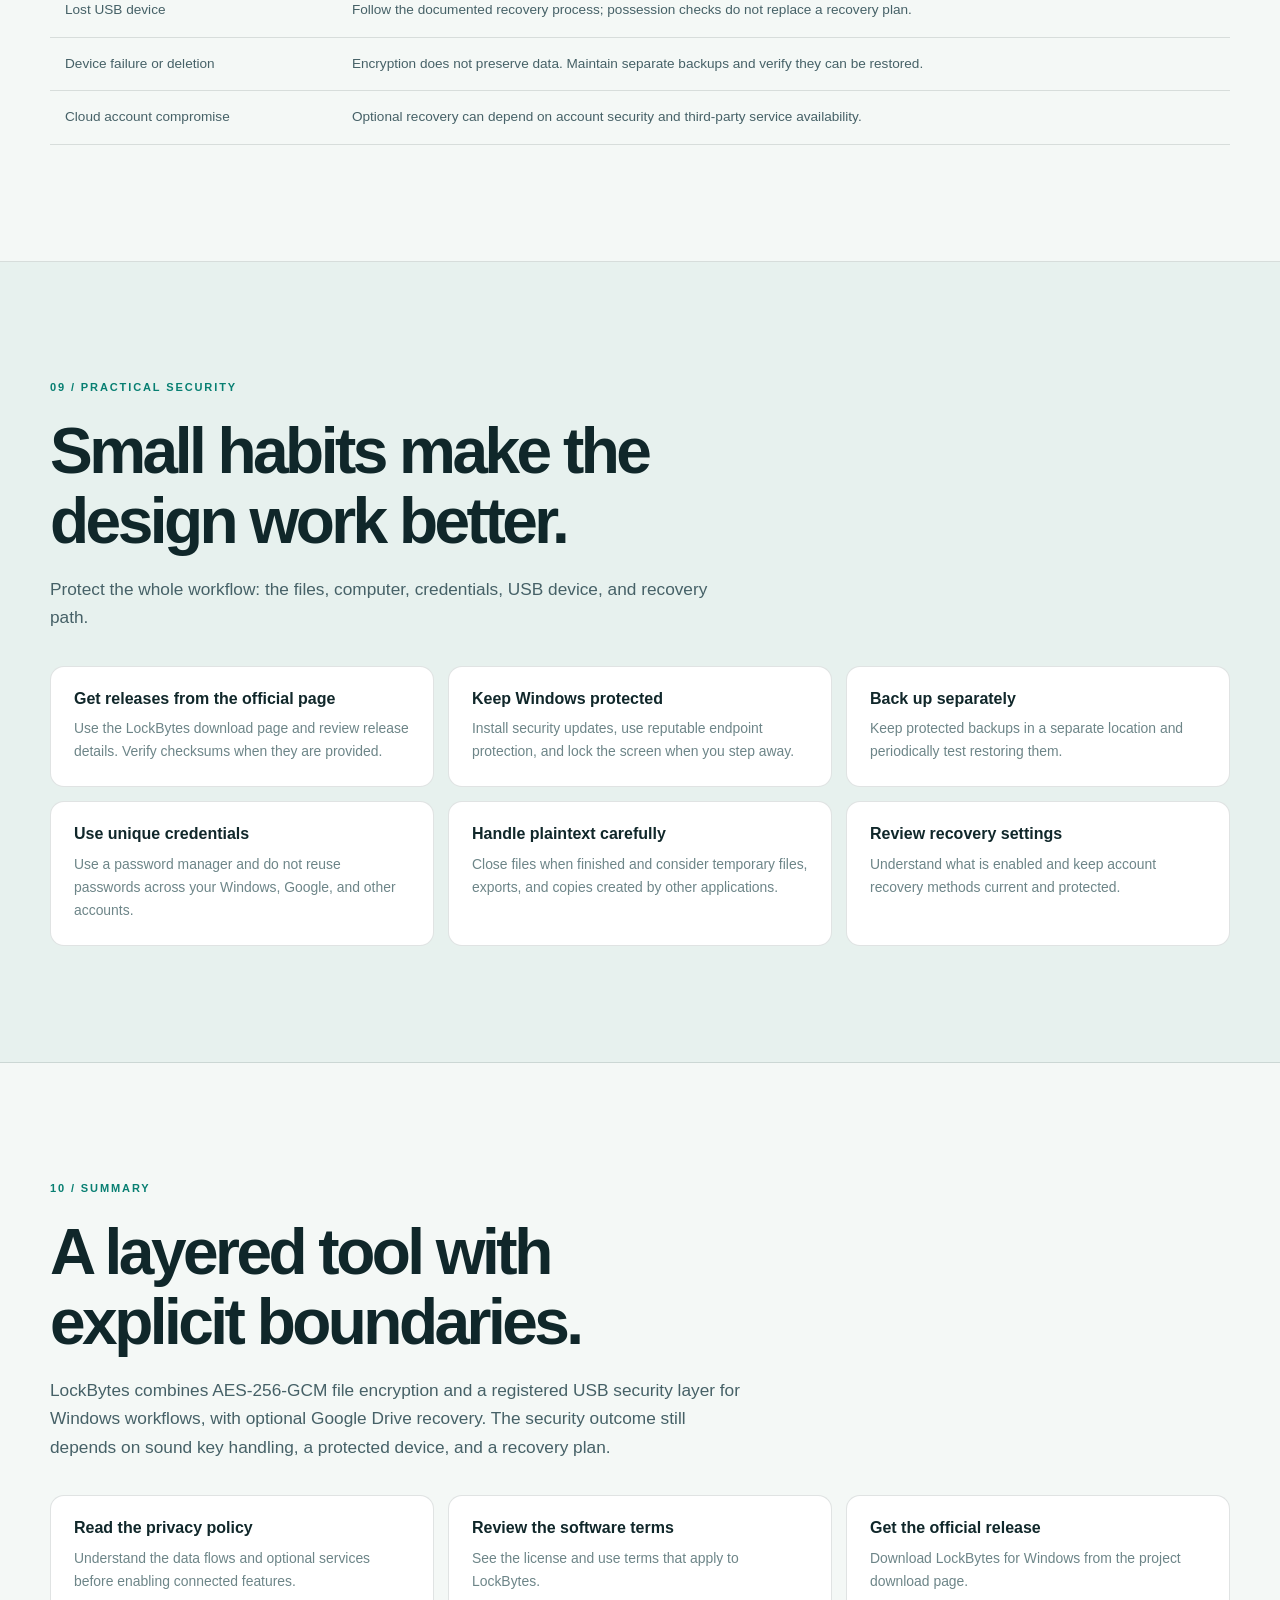
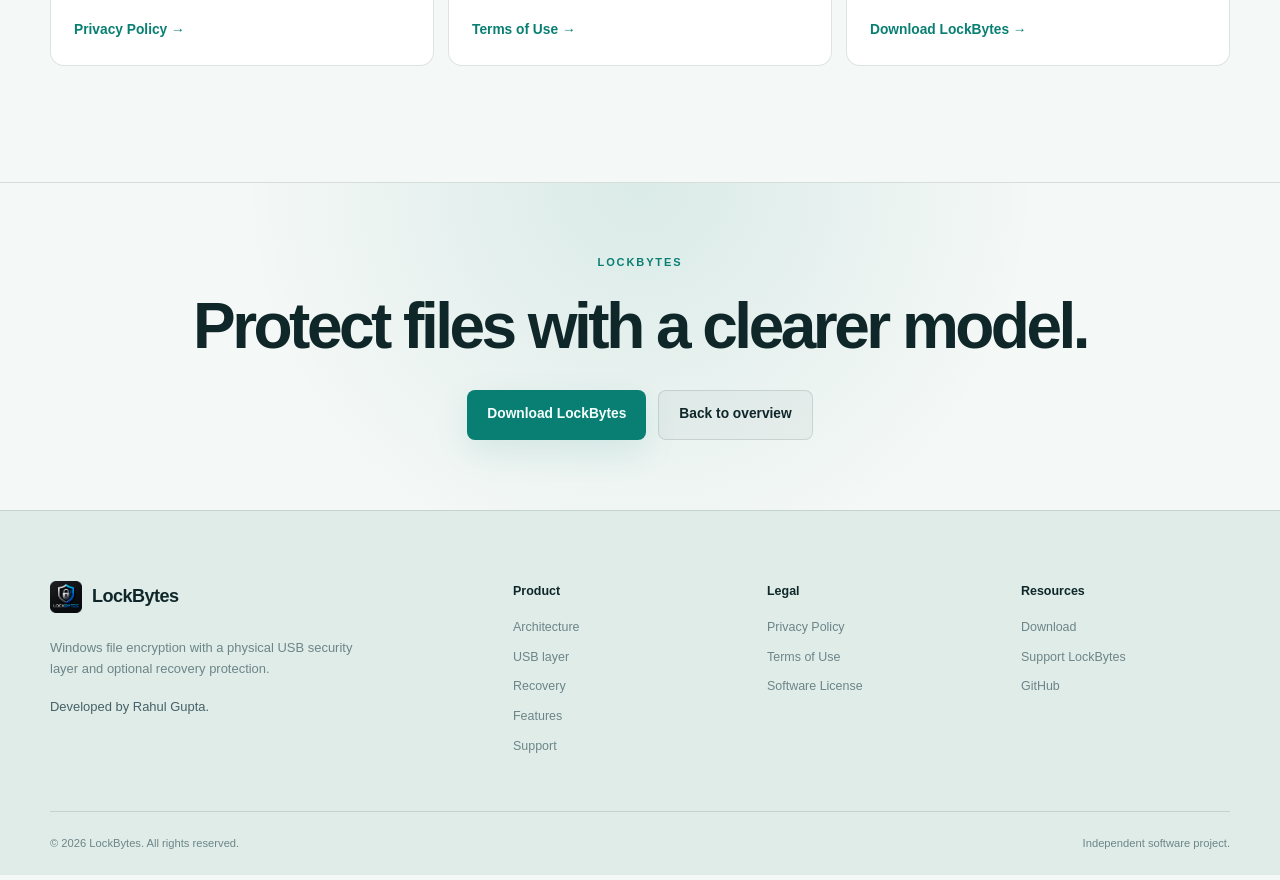
<file: enc_page/security-cryptography.html>
﻿<!DOCTYPE html>
<html lang="en">
  <head>
    <meta charset="UTF-8">
    <script>
        (function() {
            try {
                var t = localStorage.getItem('lockbytes-theme');
                document.documentElement.setAttribute('data-theme', t === 'dark' || t === 'light' ? t : (matchMedia('(prefers-color-scheme: dark)').matches ? 'dark' : 'light'))
            } catch (e) {
                document.documentElement.setAttribute('data-theme', 'dark')
            }
        })();
    </script>
    <meta name="viewport" content="width=device-width, initial-scale=1.0">
    <meta name="description"
          content="Understand LockBytes security architecture, file encryption, USB security layer, recovery boundaries, and cryptography in plain language.">
    <title>Security &amp; Cryptography | LockBytes</title>
    <link rel="stylesheet" href="../style.css">
  </head>
  <body>
    <header class="navbar">
      <div class="container nav-container">
        <a href="../index.html" class="brand" aria-label="LockBytes home">
          <img src="../img/lockbytes_logo_transparent_kb.png"
               alt=""
               width="32"
               height="32"
               class="brand-logo">
          <span>LockBytes</span></a>
        <nav class="nav-links" aria-label="Main navigation">
          <a href="../index.html">Home</a><a href="security-cryptography.html" aria-current="page">Security</a>
          <a class="youtube-nav-link"
             href="https://www.youtube.com/watch?v=yhuIspwCHjM&amp;list=PLA3EXU3yKvnE"
             target="_blank"
             rel="noopener noreferrer"
             aria-label="How to set-up LockBytes on YouTube">
            <svg aria-hidden="true"
                 width="18"
                 height="14"
                 viewBox="0 0 20 15"
                 fill="currentColor">
              <path d="M19.6 2.35a2.5 2.5 0 0 0-1.76-1.76C16.29.17 10 .17 10 .17s-6.29 0-7.84.42A2.5 2.5 0 0 0 .4 2.35 26 26 0 0 0 0 7.5a26 26 0 0 0 .4 5.15 2.5 2.5 0 0 0 1.76 1.76c1.55.42 7.84.42 7.84.42s6.29 0 7.84-.42a2.5 2.5 0 0 0 1.76-1.76A26 26 0 0 0 20 7.5a26 26 0 0 0-.4-5.15ZM8 10.72V4.28L13.55 7.5 8 10.72Z" />
            </svg>
            <span>How to set-up</span></a>
          <a href="https://codagewithrahul.github.io/support/index.html"
             target="_blank"
             rel="noopener noreferrer">Support LockBytes</a>
        </nav>
        <button class="theme-toggle"
                type="button"
                data-theme-toggle
                aria-label="Switch theme"
                aria-pressed="false">
          <span class="theme-icon" aria-hidden="true">☀</span><span class="theme-label">Theme</span>
        </button>
        <a href="../download.html" class="nav-button">Download</a>
      </div>
    </header>
    <main>
      <section class="security-hero">
        <div class="container">
          <p class="eyebrow">
            <span class="status-dot" aria-hidden="true"></span>Security, explained plainly
          </p>
          <h1>
            Security &amp; <em>Cryptography</em>
          </h1>
          <p class="lead">
            A clear guide to what LockBytes protects, how its layers fit together, and where their boundaries are. LockBytes is Windows file encryption software; it does not make every part of a device or workflow secure.
          </p>
          <div class="security-actions">
            <a class="button button-primary" href="../download.html">Get LockBytes <span aria-hidden="true">→</span></a><a class="button button-secondary" href="#model">Explore the model</a>
          </div>
        </div>
      </section>
      <section id="model" class="section security-section">
        <div class="container">
          <div class="section-heading">
            <p class="section-label">01 / PROTECTION MODEL</p>
            <h2>Several controls, each with a clear job.</h2>
            <p>
              LockBytes combines file encryption with a registered USB security layer. Optional Google Drive recovery is a separate path. Each control addresses a different part of the workflow.
            </p>
          </div>
          <div class="security-grid">
            <article class="security-card">
              <h3>Encrypted files</h3>
              <p>
                LockBytes uses AES-256-GCM for file encryption. Authenticated encryption is designed to detect changes to encrypted data.
              </p>
            </article><article class="security-card">
            <h3>Registered USB layer</h3>
            <p>
              A registered USB device adds a physical possession check to normal vault operations. It complements encryption and does not replace a strong unlock secret.
            </p>
          </article><article class="security-card">
          <h3>Optional recovery</h3>
          <p>
            Google Drive recovery is optional and depends on the account and configuration you choose. Review the recovery flow and privacy information before enabling it.
          </p>
        </article>
      </div>
    </div>
  </section>
  <section id="cryptography" class="section security-section crypto-section">
    <span id="encryption" class="crypto-anchor" aria-hidden="true"></span>
    <div class="container">
      <div class="section-heading">
        <p class="section-label">02 / CRYPTOGRAPHIC IMPLEMENTATION</p>
        <h2>See the cryptography behind LockBytes.</h2>
        <p>
          LockBytes uses established cryptographic primitives rather than proprietary encryption algorithms. The simplified example below demonstrates AES-256-GCM authenticated encryption and Argon2id-based key derivation.
        </p>
        <span class="crypto-code-badge">PUBLIC EXAMPLE · PYTHON</span>
      </div>
      <div class="crypto-architecture-wrap">
        <div class="crypto-title-row">
          <h3>How the encryption pipeline works</h3>
          <span class="muted">Illustrative processing flow</span>
        </div>
        <div class="crypto-architecture"
             role="img"
             aria-label="Illustration of a file divided into 4 MB chunks, encrypted with AES-256-GCM, authenticated, and stored as a BURI encrypted file.">
          <div class="crypto-node" style="--step:0">
            <span class="crypto-node-icon">FILE</span><strong>Original file</strong><small>Input data</small>
          </div>
          <div class="crypto-connector" aria-hidden="true">
            <i></i>
          </div>
          <div class="crypto-node" style="--step:1">
            <span class="crypto-node-icon">CHUNK</span><strong>4 MB chunks</strong><small>Bounded processing</small>
          </div>
          <div class="crypto-connector" aria-hidden="true">
            <i></i>
          </div>
          <div class="crypto-node" style="--step:2">
            <span class="crypto-node-icon">AES-256-GCM</span><strong>Authenticated encryption</strong><small>Confidentiality + integrity</small>
          </div>
          <div class="crypto-connector" aria-hidden="true">
            <i></i>
          </div>
          <div class="crypto-node" style="--step:3">
            <span class="crypto-node-icon">VERIFY</span><strong>Authentication tag</strong><small>Modification detection</small>
          </div>
          <div class="crypto-connector" aria-hidden="true">
            <i></i>
          </div>
          <div class="crypto-node" style="--step:4">
            <span class="crypto-node-icon">.BURI</span><strong>Encrypted output</strong><small>Protected file</small>
          </div>
        </div>
      </div>
      <div class="crypto-chunk-demo">
        <div class="crypto-title-row">
          <div>
            <h3>Chunking, visually</h3>
            <p class="muted">A static example; no files are read, uploaded, or processed.</p>
          </div>
          <button type="button"
                  class="button button-secondary crypto-demo-button"
                  data-crypto-demo
                  aria-label="Replay the illustrative chunk encryption animation">Replay demonstration</button>
        </div>
        <div class="crypto-demo-flow">
          <div class="crypto-file-chip">
            ▧ <strong>example.jpg</strong>
          </div>
          <div class="crypto-chunks"
               aria-label="Four illustrative 4 MB processing chunks">
            <span>Chunk 01</span><span>Chunk 02</span><span>Chunk 03</span><span>Chunk 04</span><small>4 MB processing chunks</small>
          </div>
          <div class="crypto-engine">AES-256-GCM</div>
          <div class="crypto-chunks crypto-chunks-encrypted"
               aria-label="Four illustrative encrypted chunks">
            <span>Encrypted Chunk 01</span><span>Encrypted Chunk 02</span><span>Encrypted Chunk 03</span><span>Encrypted Chunk 04</span>
          </div>
          <div class="crypto-file-chip crypto-output">
            ▧ <strong>example_XXXXXXXX.buri</strong>
          </div>
        </div>
      </div>
      <div class="crypto-code"
           aria-label="Simplified public Python cryptographic example">
        <div class="crypto-code-header">
          <div>
            <h3>Cryptographic implementation</h3>
            <span class="crypto-code-badge">PUBLIC EXAMPLE · SIMPLIFIED</span>
          </div>
          <div class="crypto-code-tools">
            <span class="crypto-code-badge">Python</span>
            <button class="crypto-copy-button"
                    type="button"
                    data-crypto-copy
                    aria-label="Copy cryptographic example code">Copy code</button>
          </div>
        </div>
        <div class="crypto-code-scroll"
             tabindex="0"
             aria-label="Python code, horizontally scrollable">
          <pre><code id="crypto-rendered-code"></code></pre>
        </div>
        <textarea id="crypto-source-code" class="crypto-source-code" aria-hidden="true" tabindex="-1" readonly>from cryptography.hazmat.primitives.ciphers.aead import AESGCM
from argon2.low_level import hash_secret_raw, Type
import os

AES_KEY_SIZE = 32
GCM_NONCE_SIZE = 12

def generate_encryption_key():
    """
    Generate a cryptographically secure 256-bit AES key.
    """
    return os.urandom(AES_KEY_SIZE)

def generate_nonce():
    """
    Generate a fresh 96-bit nonce for AES-GCM.
    """
    return os.urandom(GCM_NONCE_SIZE)

def encrypt_data(data: bytes, key: bytes) -> bytes:
    """
    Encrypt and authenticate data using AES-256-GCM.
    """
    aesgcm = AESGCM(key)
    nonce = generate_nonce()

    ciphertext = aesgcm.encrypt(
        nonce,
        data,
        None
    )

    # The nonce is not secret and can be
    # stored alongside the ciphertext.
    return nonce + ciphertext

def decrypt_data(
    encrypted_data: bytes,
    key: bytes
) -> bytes:
    nonce = encrypted_data[:GCM_NONCE_SIZE]
    ciphertext = encrypted_data[GCM_NONCE_SIZE:]

    aesgcm = AESGCM(key)

    return aesgcm.decrypt(
        nonce,
        ciphertext,
        None
    )

def derive_key_from_password(
    password: str,
    salt: bytes,
    time_cost: int = 3,
    memory_cost: int = 65536,
    parallelism: int = 4,
) -> bytes:
    return hash_secret_raw(
        secret=password.encode("utf-8"),
        salt=salt,
        time_cost=time_cost,
        memory_cost=memory_cost,
        parallelism=parallelism,
        hash_len=AES_KEY_SIZE,
        type=Type.ID,
    )</textarea>
        <div class="crypto-copy-status"
             role="status"
             aria-live="polite"
             data-crypto-status></div>
      </div>
      <div class="crypto-disclaimer">
        <strong>Public Example — Simplified</strong>
        <p>
          This example demonstrates the cryptographic primitives used by LockBytes. It is intentionally simplified for transparency and education. The production application contains additional file-format handling, validation, key management, recovery logic, and platform-specific security controls.
        </p>
        <p>
          Cryptographic security depends not only on the algorithm, but also on correct key management, nonce management, implementation, operating-system security, and the user's overall security environment.
        </p>
        <p class="muted">This displayed code is a simplified public example, not the complete production source code.</p>
      </div>
      <div class="crypto-explanation-grid">
        <article class="security-card">
          <h3>AES-256-GCM</h3>
          <p>
            AES-256-GCM provides authenticated encryption using a 256-bit key. In addition to protecting confidentiality, GCM provides authentication that allows modified ciphertext to be detected.
          </p>
        </article><article class="security-card">
        <h3>Fresh nonces</h3>
        <p>
          AES-GCM requires nonce uniqueness when used with the same key. LockBytes uses nonce construction appropriate to its chunked encryption workflow.
        </p>
      </article><article class="security-card">
      <h3>Argon2id</h3>
      <p>
        Passwords are not used directly as AES keys. Argon2id derives 256-bit key material using a salt and configurable computational and memory parameters.
      </p>
    </article>
  </div>
  <div class="crypto-architecture-wrap crypto-kdf-wrap">
    <div class="crypto-title-row">
      <h3>Password-based key derivation</h3>
      <span class="muted">Illustrative Argon2id flow</span>
    </div>
    <div class="crypto-key-flow"
         role="img"
         aria-label="Illustration of a user password and random salt passed through Argon2id to derive 256-bit key material, used to protect a key with AES-256-GCM.">
      <div class="crypto-key-node" style="--step:0">
        <strong>User password</strong>
      </div>
      <div class="crypto-key-connector">
        <i></i>
      </div>
      <div class="crypto-key-node" style="--step:1">
        <strong>Random salt</strong>
      </div>
      <div class="crypto-key-connector">
        <i></i>
      </div>
      <div class="crypto-key-node" style="--step:2">
        <strong>Argon2id</strong>
      </div>
      <div class="crypto-key-connector">
        <i></i>
      </div>
      <div class="crypto-key-node" style="--step:3">
        <strong>256-bit key material</strong>
      </div>
      <div class="crypto-key-connector">
        <i></i>
      </div>
      <div class="crypto-key-node" style="--step:4">
        <strong>AES-256-GCM</strong>
      </div>
      <div class="crypto-key-connector">
        <i></i>
      </div>
      <div class="crypto-key-node" style="--step:5">
        <strong>Protected key material</strong>
      </div>
    </div>
    <div class="crypto-parameters">
      <div>
        <span>TIME COST</span><strong>3</strong>
      </div>
      <div>
        <span>MEMORY COST</span><strong>64 MiB</strong>
      </div>
      <div>
        <span>PARALLELISM</span><strong>4</strong>
      </div>
      <div>
        <span>DERIVED KEY</span><strong>256-bit</strong>
      </div>
    </div>
    <p class="security-callout">
      These are the parameters demonstrated in this public example. Cryptographic parameters should be selected according to the application's threat model, platform capabilities, and security requirements.
    </p>
  </div>
  <div class="crypto-master-key">
    <div class="section-heading">
      <p class="section-label">KEY PROTECTION</p>
      <h3>Keys are protected separately from file contents.</h3>
      <p>
        This architectural illustration shows two conceptual protection paths. It contains no real key material or production secrets.
      </p>
    </div>
    <div class="crypto-master-root">
      Master Key <small>illustrative only</small>
    </div>
    <div class="crypto-master-branches">
      <div class="crypto-master-branch">
        <strong>Password-based protection</strong><span>↓</span><b>Argon2id</b><span>↓</span><b>AES-256-GCM</b>
      </div>
      <div class="crypto-master-branch">
        <strong>Recovery protection</strong><span>↓</span><b>Recovery key material</b><span>↓</span><b>AES-256-GCM</b>
      </div>
    </div>
  </div>
</div>
</section>
<section id="keys" class="section security-section">
  <div class="container">
    <div class="section-heading">
      <p class="section-label">03 / KEY HANDLING</p>
      <h2>Keys are the critical material.</h2>
      <p>
        Encryption protects data only while the relevant key material remains unavailable to an attacker. Protect your account, device, unlock credentials, and any recovery method.
      </p>
    </div>
    <div class="security-grid">
      <article class="security-card">
        <h3>Keep credentials private</h3>
        <p>
          Do not share passwords, recovery information, or authentication codes. Avoid storing them beside the files they protect.
        </p>
      </article><article class="security-card">
      <h3>Protect the running device</h3>
      <p>Malware or an attacker with access to an unlocked computer may capture plaintext or credentials while you work.</p>
    </article><article class="security-card">
    <h3>Make a recovery plan</h3>
    <p>
      Understand what you need to regain access before relying on an encrypted vault. Test recovery with noncritical data first.
    </p>
  </article>
</div>
</div>
</section>
<section id="usb" class="section security-section">
  <div class="container">
    <div class="section-heading">
      <p class="section-label">04 / USB SECURITY LAYER</p>
      <h2>Physical possession adds a check.</h2>
      <p>
        LockBytes includes a registered USB security layer for normal vault operations. Keep the registered device under your control and maintain a safe plan if it is lost or damaged.
      </p>
    </div>
    <div class="security-flow" aria-label="USB security layer overview">
      <div class="security-flow-step">
        <b>REGISTER</b><strong>Enroll device</strong>
        <p>Register the intended USB device through LockBytes.</p>
      </div>
      <div class="security-flow-step">
        <b>CONNECT</b><strong>Present device</strong>
        <p>Connect the registered device when the workflow requires it.</p>
      </div>
      <div class="security-flow-step">
        <b>CHECK</b><strong>Validate access</strong>
        <p>The security layer checks for the registered device.</p>
      </div>
      <div class="security-flow-step">
        <b>OPERATE</b><strong>Use the vault</strong>
        <p>Continue only through the application's permitted workflow.</p>
      </div>
      <div class="security-flow-step">
        <b>CARE</b><strong>Keep it safe</strong>
        <p>Protect the USB device and use the documented recovery options.</p>
      </div>
    </div>
    <div class="security-callout">
      A USB check is not a substitute for encryption, endpoint security, or a backup. Anyone who can use an already unlocked device may still access available plaintext.
    </div>
  </div>
</section>
<section id="recovery" class="section security-section">
  <div class="container">
    <div class="section-heading">
      <p class="section-label">05 / RECOVERY</p>
      <h2>Recovery changes the access story.</h2>
      <p>
        Optional Google Drive recovery can help restore access under the configured recovery process. It introduces an online account and service into the recovery path.
      </p>
    </div>
    <div class="security-grid">
      <article class="security-card">
        <h3>Opt in deliberately</h3>
        <p>
          Choose whether to configure recovery and understand what data is involved by reading the current privacy policy and in-app explanations.
        </p>
      </article><article class="security-card">
      <h3>Secure your Google account</h3>
      <p>
        Use a unique password and multifactor authentication where available. Account compromise can affect services tied to that account.
      </p>
    </article><article class="security-card">
    <h3>Check that recovery works</h3>
    <p>
      Keep recovery details current and confirm you can complete the process before depending on it for important files.
    </p>
  </article>
</div>
<p class="muted" style="margin-top:18px">
  Cloud recovery is not the same as a local-first workflow. Availability and behavior can depend on Google services, connectivity, account access, and LockBytes configuration.
</p>
</div>
</section>
<section id="data" class="section security-section">
  <div class="container">
    <div class="section-heading">
      <p class="section-label">06 / DATA FLOW</p>
      <h2>Know where data may travel.</h2>
      <p>
        Normal vault operations are described as local-first. Optional online features have their own data flows and service dependencies.
      </p>
    </div>
    <div class="security-code">
      <div class="security-code-head">
        <span>Simplified operating paths</span><span>Conceptual diagram</span>
      </div>
      <pre><code>Local file → LockBytes on Windows → encrypted output
                         │
                         ├─ registered USB check for vault operations
                         │
                         └─ optional recovery setup → Google Drive / account services</code></pre>
    </div>
    <p class="security-callout">
      This diagram is a high-level guide, not a network trace. For exact collection and processing details, consult the privacy policy and the application's current documentation.
    </p>
  </div>
</section>
<section id="threats" class="section security-section">
  <div class="container">
    <div class="section-heading">
      <p class="section-label">07 / THREAT MODEL</p>
      <h2>What the layers help address.</h2>
      <p>Security depends on the attacker's access and the state of your device. These examples are deliberately bounded.</p>
    </div>
    <div class="security-grid">
      <article class="security-card">
        <h3>Lost storage device</h3>
        <p>
          Encrypted files can help protect contents when a storage device is lost, provided the keys and credentials remain protected.
        </p>
      </article><article class="security-card">
      <h3>Unauthorized vault operation</h3>
      <p>
        The registered USB layer adds a possession check to the supported workflow. It does not defeat a compromised or unlocked computer.
      </p>
    </article><article class="security-card">
    <h3>Compromised endpoint</h3>
    <p>
      Malware, keyloggers, or privileged access can expose files while they are open. Encryption at rest cannot fully protect an infected active device.
    </p>
  </article>
</div>
</div>
</section>
<section id="limits" class="section security-section">
  <div class="container">
    <div class="section-heading">
      <p class="section-label">08 / BOUNDARIES</p>
      <h2>Good security includes honest limits.</h2>
      <p>
        LockBytes focuses on protecting files through encryption and its supported access workflow. It is not a complete endpoint defense or a replacement for backups.
      </p>
    </div>
    <div style="overflow-x:auto">
      <table class="security-table">
        <thead>
          <tr>
            <th>Situation</th>
            <th>What to understand</th>
          </tr>
        </thead>
        <tbody>
          <tr>
            <td>File is open</td>
            <td>Plaintext may be available to the operating system, applications, or an attacker controlling the device.</td>
          </tr>
          <tr>
            <td>Weak or exposed credentials</td>
            <td>Anyone who obtains valid access information may undermine protections that depend on it.</td>
          </tr>
          <tr>
            <td>Lost USB device</td>
            <td>Follow the documented recovery process; possession checks do not replace a recovery plan.</td>
          </tr>
          <tr>
            <td>Device failure or deletion</td>
            <td>Encryption does not preserve data. Maintain separate backups and verify they can be restored.</td>
          </tr>
          <tr>
            <td>Cloud account compromise</td>
            <td>Optional recovery can depend on account security and third-party service availability.</td>
          </tr>
        </tbody>
      </table>
    </div>
  </div>
</section>
<section id="practice" class="section security-section">
  <div class="container">
    <div class="section-heading">
      <p class="section-label">09 / PRACTICAL SECURITY</p>
      <h2>Small habits make the design work better.</h2>
      <p>Protect the whole workflow: the files, computer, credentials, USB device, and recovery path.</p>
    </div>
    <div class="security-grid">
      <article class="security-card">
        <h3>Get releases from the official page</h3>
        <p>Use the LockBytes download page and review release details. Verify checksums when they are provided.</p>
      </article><article class="security-card">
      <h3>Keep Windows protected</h3>
      <p>Install security updates, use reputable endpoint protection, and lock the screen when you step away.</p>
    </article><article class="security-card">
    <h3>Back up separately</h3>
    <p>Keep protected backups in a separate location and periodically test restoring them.</p>
  </article><article class="security-card">
  <h3>Use unique credentials</h3>
  <p>Use a password manager and do not reuse passwords across your Windows, Google, and other accounts.</p>
</article><article class="security-card">
<h3>Handle plaintext carefully</h3>
<p>Close files when finished and consider temporary files, exports, and copies created by other applications.</p>
</article><article class="security-card">
<h3>Review recovery settings</h3>
<p>Understand what is enabled and keep account recovery methods current and protected.</p>
</article>
</div>
</div>
</section>
<section id="summary" class="section security-section">
  <div class="container">
    <div class="section-heading">
      <p class="section-label">10 / SUMMARY</p>
      <h2>A layered tool with explicit boundaries.</h2>
      <p>
        LockBytes combines AES-256-GCM file encryption and a registered USB security layer for Windows workflows, with optional Google Drive recovery. The security outcome still depends on sound key handling, a protected device, and a recovery plan.
      </p>
    </div>
    <div class="security-grid">
      <article class="security-card">
        <h3>Read the privacy policy</h3>
        <p>Understand the data flows and optional services before enabling connected features.</p>
        <a class="text-link" href="../privacy_policy/index.html">Privacy Policy →</a></article><article class="security-card">
          <h3>Review the software terms</h3>
          <p>See the license and use terms that apply to LockBytes.</p>
          <a class="text-link" href="../terms_of_use/index.html">Terms of Use →</a></article><article class="security-card">
            <h3>Get the official release</h3>
            <p>Download LockBytes for Windows from the project download page.</p>
            <a class="text-link" href="../download.html">Download LockBytes →</a></article>
        </div>
      </div>
    </section>
    <section class="security-end">
      <div class="container">
        <p class="section-label">LOCKBYTES</p>
        <h2>Protect files with a clearer model.</h2>
        <div class="security-actions" style="justify-content:center">
          <a class="button button-primary" href="../download.html">Download LockBytes</a><a class="button button-secondary" href="../index.html">Back to overview</a>
        </div>
      </div>
    </section>
  </main>
  <footer class="footer">
    <div class="container footer-grid">
      <div class="footer-brand">
        <a href="../index.html" class="brand">
          <img src="../img/lockbytes_logo_transparent_kb.png"
               alt=""
               width="32"
               height="32"
               class="brand-logo">
          <span>LockBytes</span></a>
        <p>Windows file encryption with a physical USB security layer and optional recovery protection.</p>
        <p class="developer">Developed by Rahul Gupta.</p>
      </div>
      <div class="footer-column">
        <h4>Product</h4>
        <a href="#architecture">Architecture</a><a href="#usb-layer">USB layer</a><a href="#recovery">Recovery</a><a href="#features">Features</a><a href="#support">Support</a>
      </div>
      <div class="footer-column">
        <h4>Legal</h4>
        <a href="../privacy_policy/index.html">Privacy Policy</a><a href="../terms_of_use/index.html">Terms of Use</a><a href="../software_license/index.html">Software License</a>
      </div>
      <div class="footer-column">
        <h4>Resources</h4>
        <a href="../download.html">Download</a><a href="https://codagewithrahul.github.io/support/index.html"
   target="_blank"
   rel="noopener noreferrer">Support LockBytes</a><a href="https://github.com/CodageWithRahul/LockBytes"
   target="_blank"
   rel="noopener noreferrer">GitHub</a>
      </div>
    </div>
    <div class="container footer-bottom">
      <span>© 2026 LockBytes. All rights reserved.</span><span>Independent software project.</span>
    </div>
  </footer>
  <script>
      (function() {
          const source = document.getElementById('crypto-source-code');
          const rendered = document.getElementById('crypto-rendered-code');
          if (!source || !rendered) return;
          const escapeHtml = (value) => value.replace(/&/g, '&amp;').replace(/</g, '&lt;').replace(/>/g, '&gt;');
          let inDocstring = false;
          rendered.innerHTML = source.value.replace(/\r\n/g, '\n').split('\n').map((line) => {
              let safe = escapeHtml(line);
              if (inDocstring || line.includes('"""')) {
                  safe = '<span class="token-string">' + safe + '</span>';
                  if ((line.match(/"""/g) || []).length % 2) inDocstring = !inDocstring;
              } else {
                  safe = safe.replace(/(#.*$|"(?:\\.|[^"])*"|'(?:\\.|[^'])*'|\b(?:from|import|as|def|return|None|True|False|if)\b|\b(?:bytes|str|int)\b|\b\d+\b)/g, (token) => {
                      const cls = token.startsWith('#') ? 'token-comment' : (token.startsWith('"') || token.startsWith("'")) ? 'token-string' : /^\d+$/.test(token) ? 'token-number' : 'token-keyword';
                      return '<span class="' + cls + '">' + token + '</span>';
                  });
                  safe = safe.replace(/\b(AESGCM|Type|os|hash_secret_raw)\b/g, '<span class="token-name">$1</span>');
              }
              return '<span class="crypto-code-line">' + (safe || ' ') + '</span>';
          }).join('');
          const copyButton = document.querySelector('[data-crypto-copy]');
          const status = document.querySelector('[data-crypto-status]');
          let resetTimer;
          copyButton?.addEventListener('click', async () => {
              try {
                  await navigator.clipboard.writeText(source.value.trim());
              } catch (error) {
                  source.select();
                  document.execCommand('copy');
                  source.setSelectionRange(0, 0);
              }
              copyButton.textContent = 'Copied';
              if (status) status.textContent = 'Cryptographic example copied to clipboard.';
              clearTimeout(resetTimer);
              resetTimer = setTimeout(() => {
                  copyButton.textContent = 'Copy code';
                  if (status) status.textContent = '';
              }, 2000);
          });
          const demo = document.querySelector('.crypto-chunk-demo');
          document.querySelector('[data-crypto-demo]')?.addEventListener('click', () => {
              demo?.classList.remove('is-running');
              void demo?.offsetWidth;
              demo?.classList.add('is-running');
              setTimeout(() => demo?.classList.remove('is-running'), 2800);
          });
      })();
  </script>
  <script src="../theme.js" defer></script>
</body>
</html>
</file>
<file: style.css>
:root {
  --bg: #071016; --bg-soft: #0b1820; --bg-card: #10212a; --bg-elevated: #142a34; --bg-strong: #050b10;
  --text: #edf7f6; --text-soft: #afc5c7; --text-muted: #708c91; --accent: #67e1ce; --accent-strong: #39c9b5; --accent-soft: rgba(103,225,206,.12); --accent-contrast: #051111;
  --warm: #f4b86a; --border: rgba(201,238,234,.14); --border-strong: rgba(103,225,206,.38); --nav-bg: rgba(7,16,22,.86); --panel-bg: rgba(255,255,255,.035); --shadow: 0 24px 70px rgba(0,0,0,.28);
  --max-width: 1180px; --radius: 14px;
}
[data-theme="light"] {
  --bg: #f4f8f6; --bg-soft: #e7f1ee; --bg-card: #fff; --bg-elevated: #edf6f3; --bg-strong: #dfece8;
  --text: #10272a; --text-soft: #466167; --text-muted: #6d8588; --accent: #087f72; --accent-strong: #05665c; --accent-soft: rgba(8,127,114,.11); --accent-contrast: #f5fffd;
  --warm: #a7621c; --border: rgba(16,39,42,.13); --border-strong: rgba(8,127,114,.35); --nav-bg: rgba(244,248,246,.88); --panel-bg: rgba(16,39,42,.035); --shadow: 0 22px 55px rgba(27,65,62,.12);
}
* { box-sizing: border-box; margin: 0; }
html { scroll-behavior: smooth; }
body { background: var(--bg); color: var(--text); font-family: "Trebuchet MS", "Segoe UI", sans-serif; line-height: 1.65; overflow-x: hidden; transition: background .25s ease, color .25s ease; }
a { color: inherit; text-decoration: none; }
button, a { -webkit-tap-highlight-color: transparent; }
button:focus-visible, a:focus-visible { outline: 2px solid var(--accent); outline-offset: 4px; }
.container { width: min(calc(100% - 48px), var(--max-width)); margin-inline: auto; }
.section { padding: 116px 0; }
.section-label { color: var(--accent); font-size: .69rem; font-weight: 800; letter-spacing: .17em; text-transform: uppercase; margin-bottom: 20px; }
.section-heading { max-width: 700px; margin-bottom: 54px; }
.section-heading.centered { margin-inline: auto; text-align: center; }
h1, h2, h3, strong { line-height: 1.1; }
h1, h2 { letter-spacing: -.055em; }
h2 { font-size: clamp(2.35rem, 5vw, 4.6rem); }
h2 em, h1 em { color: var(--accent); font-style: normal; }
.section-heading h2 { margin-bottom: 18px; }
.section-heading p:not(.section-label), .lead { color: var(--text-soft); font-size: 1.08rem; }
.muted { color: var(--text-muted); }
.navbar { position: sticky; top: 0; z-index: 20; background: var(--nav-bg); border-bottom: 1px solid var(--border); backdrop-filter: blur(18px); }
.nav-container { min-height: 74px; display: flex; align-items: center; gap: 24px; }
.brand { display: inline-flex; align-items: center; gap: 10px; font-size: 1.13rem; font-weight: 800; letter-spacing: -.03em; }
.brand-logo { width: 32px; height: 32px; object-fit: contain; }
.nav-links { display: flex; gap: 24px; margin-left: auto; }
.nav-links a, .theme-toggle { color: var(--text-soft); font-size: .78rem; font-weight: 700; }
.nav-links a:hover, .footer a:hover { color: var(--accent); }
.nav-links .youtube-nav-link { display: inline-flex; align-items: center; gap: 7px; white-space: nowrap; }
.youtube-nav-link svg { flex: 0 0 auto; color: #f04444; }
.nav-links .youtube-nav-link:hover svg { color: var(--accent); }
.crypto-anchor { display: block; height: 0; scroll-margin-top: 90px; }
.theme-toggle { display: inline-flex; align-items: center; gap: 7px; min-height: 36px; padding: 0 11px; border: 1px solid var(--border); border-radius: 999px; background: var(--panel-bg); color: var(--text-soft); font: inherit; font-size: .72rem; cursor: pointer; }
.theme-toggle:hover { border-color: var(--border-strong); }
.nav-button { padding: 9px 15px; border: 1px solid var(--border-strong); border-radius: 8px; color: var(--accent); font-size: .79rem; font-weight: 800; }
.nav-button:hover { background: var(--accent-soft); }
.hero { position: relative; overflow: hidden; border-bottom: 1px solid var(--border); background: radial-gradient(circle at 78% 35%, var(--accent-soft), transparent 26%), var(--bg); }
.hero:before { content: ""; position: absolute; inset: 0; opacity: .18; background-image: linear-gradient(var(--border) 1px, transparent 1px), linear-gradient(90deg, var(--border) 1px, transparent 1px); background-size: 72px 72px; mask-image: linear-gradient(90deg, #000, transparent 85%); }
.hero-grid { position: relative; min-height: 680px; display: grid; grid-template-columns: 1fr 1fr; align-items: center; gap: 68px; padding: 82px 0; }
.hero-copy { max-width: 610px; }
.eyebrow { display: inline-flex; align-items: center; gap: 9px; margin-bottom: 24px; padding: 7px 11px; border: 1px solid var(--border-strong); border-radius: 999px; color: var(--accent); font-size: .71rem; font-weight: 800; letter-spacing: .08em; text-transform: uppercase; }
.status-dot { width: 7px; height: 7px; border-radius: 50%; background: var(--accent); box-shadow: 0 0 14px var(--accent); }
.hero h1 { max-width: 680px; font-size: clamp(3.5rem, 7vw, 6.5rem); line-height: .91; margin-bottom: 28px; }
.hero-lede { max-width: 560px; color: var(--text-soft); font-size: clamp(1.06rem, 2vw, 1.25rem); }
.hero-actions { display: flex; flex-wrap: wrap; gap: 12px; margin-top: 32px; }
.button { display: inline-flex; align-items: center; justify-content: center; gap: 10px; min-height: 50px; padding: 0 20px; border-radius: 8px; font-size: .86rem; font-weight: 800; transition: transform .2s ease, background .2s ease, border-color .2s ease; }
.button:hover { transform: translateY(-2px); }
.button-primary { background: var(--accent); color: var(--accent-contrast); box-shadow: 0 12px 34px var(--accent-soft); }
.button-primary:hover { background: var(--accent-strong); }
.button-secondary { border: 1px solid var(--border); background: var(--panel-bg); color: var(--text); }
.button-secondary:hover { border-color: var(--border-strong); background: var(--accent-soft); }
.hero-footnote { margin-top: 22px; color: var(--text-muted); font-size: .75rem; }
.hero-footnote span { color: var(--accent); margin-right: 6px; }
.hero-visual { position: relative; width: min(100%, 520px); aspect-ratio: 1; margin-inline: auto; border: 1px solid var(--border); border-radius: 50%; background: radial-gradient(circle, var(--accent-soft), transparent 58%), var(--bg-soft); box-shadow: var(--shadow); }
.visual-grid { position: absolute; inset: 13%; border: 1px solid var(--border); border-radius: 50%; background-image: linear-gradient(var(--border) 1px, transparent 1px), linear-gradient(90deg, var(--border) 1px, transparent 1px); background-size: 30px 30px; opacity: .55; }
.orbit { position: absolute; inset: 20%; border: 1px solid var(--border-strong); border-radius: 50%; transform: rotate(-25deg); }
.orbit-two { inset: 12%; border-style: dashed; opacity: .55; transform: rotate(40deg); }
.core-lock { position: absolute; inset: 0; margin: auto; width: 112px; height: 112px; display: grid; place-items: center; border: 1px solid var(--border-strong); border-radius: 50%; background: var(--bg-elevated); box-shadow: 0 0 0 16px var(--accent-soft), 0 0 55px var(--accent-soft); }
.lock-shackle { position: absolute; top: 28px; width: 30px; height: 26px; border: 5px solid var(--accent); border-bottom: 0; border-radius: 16px 16px 0 0; }
.lock-body { position: absolute; top: 53px; width: 43px; height: 34px; border-radius: 7px; background: var(--accent); }
.lock-body:after { content: ""; position: absolute; left: 19px; top: 9px; width: 5px; height: 12px; border-radius: 3px; background: var(--accent-contrast); }
.visual-node { position: absolute; display: grid; grid-template-columns: 28px 1fr; column-gap: 8px; min-width: 145px; padding: 10px 12px; border: 1px solid var(--border); border-radius: 8px; background: color-mix(in srgb, var(--bg-card) 90%, transparent); box-shadow: var(--shadow); }
.visual-node .node-glyph { grid-row: span 2; color: var(--accent); font-size: 1.25rem; }
.visual-node strong { font-size: .67rem; letter-spacing: .08em; }
.visual-node small { color: var(--text-muted); font-size: .61rem; white-space: nowrap; }
.node-file { top: 13%; left: -4%; }.node-usb { right: -5%; top: 39%; }.node-recovery { bottom: 11%; left: 13%; }
.visual-caption { position: absolute; right: 9%; bottom: 17%; color: var(--text-muted); font-size: .6rem; letter-spacing: .12em; line-height: 1.7; text-align: right; }.visual-caption b { color: var(--accent); }
.signal-strip { border-bottom: 1px solid var(--border); background: var(--bg-strong); }.signal-grid { display: grid; grid-template-columns: repeat(4, 1fr); }.signal-grid div { padding: 22px 24px; border-right: 1px solid var(--border); }.signal-grid div:first-child { padding-left: 0; }.signal-grid div:last-child { border: 0; }.signal-grid strong, .signal-grid span { display: block; }.signal-grid strong { color: var(--accent); font-size: .68rem; letter-spacing: .1em; }.signal-grid span { color: var(--text-muted); font-size: .72rem; }
.split-intro, .usb-grid, .encryption-grid, .recovery-layout, .trust-layout, .audience-grid { display: grid; grid-template-columns: 1fr 1fr; gap: 90px; align-items: center; }.split-intro h2 { font-size: clamp(2.4rem, 5vw, 4.5rem); }.split-intro .lead, .split-intro .muted { max-width: 570px; }.split-intro .muted, .encryption-grid .muted, .recovery-copy .muted { margin-top: 20px; font-size: .93rem; }
.architecture-section { background: var(--bg-soft); border-block: 1px solid var(--border); }.flow-diagram { display: grid; grid-template-columns: 1fr auto 1fr auto 1fr auto 1fr; align-items: center; gap: 14px; }.flow-step { min-height: 185px; display: flex; flex-direction: column; justify-content: flex-end; padding: 18px; border: 1px solid var(--border); border-radius: var(--radius); background: var(--bg-card); }.flow-step.active, .flow-step.accent { border-color: var(--border-strong); box-shadow: 0 14px 35px var(--accent-soft); }.flow-index { color: var(--accent); font-size: .68rem; font-weight: 800; }.flow-icon { margin: auto 0 16px; color: var(--accent); font-size: 2rem; }.flow-step strong { font-size: .98rem; }.flow-step small { color: var(--text-muted); font-size: .72rem; }.flow-arrow { color: var(--accent); font-size: 1.5rem; }
.usb-section { overflow: hidden; background: radial-gradient(circle at 20% 50%, var(--accent-soft), transparent 35%), var(--bg); }.usb-visual { position: relative; min-height: 430px; display: grid; place-items: center; }.usb-ring { position: absolute; width: 330px; height: 330px; border: 1px solid var(--border-strong); border-radius: 50%; box-shadow: 0 0 0 28px var(--accent-soft), 0 0 80px var(--accent-soft); }.usb-stick { position: relative; z-index: 2; width: 230px; height: 108px; display: flex; align-items: center; gap: 20px; padding: 20px 28px; transform: rotate(-18deg); border: 1px solid var(--border-strong); border-radius: 12px; background: linear-gradient(135deg, var(--bg-elevated), var(--bg-card)); box-shadow: 25px 25px 45px rgba(0,0,0,.25); }.usb-stick:after { content: ""; position: absolute; right: -45px; width: 55px; height: 58px; border: 1px solid var(--border-strong); border-left: 0; border-radius: 0 7px 7px 0; background: var(--bg-elevated); }.usb-led { width: 9px; height: 9px; border-radius: 50%; background: var(--accent); box-shadow: 0 0 18px var(--accent); }.usb-mark { color: var(--accent); font-weight: 900; letter-spacing: .1em; }.usb-label { position: absolute; bottom: 15px; color: var(--text-muted); font-size: .65rem; letter-spacing: .2em; text-align: center; }.usb-copy .lead { margin-bottom: 28px; }.detail-list { border-top: 1px solid var(--border); }.detail-list div { display: grid; grid-template-columns: 36px 1fr; gap: 14px; padding: 17px 0; border-bottom: 1px solid var(--border); }.detail-list span, .card-index { color: var(--accent); font-size: .67rem; font-weight: 800; letter-spacing: .09em; }.detail-list p { color: var(--text-soft); font-size: .9rem; }.detail-list strong { color: var(--text); margin-right: 5px; }
.encryption-section { background: var(--bg-strong); }.algorithm-panel { padding: 28px; border: 1px solid var(--border-strong); border-radius: var(--radius); background: var(--bg-card); box-shadow: var(--shadow); }.algorithm-header, .algorithm-row { display: flex; align-items: center; justify-content: space-between; gap: 20px; }.algorithm-header { padding-bottom: 18px; border-bottom: 1px solid var(--border); color: var(--text-muted); font-size: .65rem; letter-spacing: .13em; }.algorithm-header b { color: var(--accent); }.algorithm-row { padding: 18px 0; }.algorithm-row span { color: var(--text-muted); font-size: .68rem; }.algorithm-row strong { font-size: .86rem; }.algorithm-line { height: 24px; margin-left: 8px; border-left: 1px dashed var(--accent); }.algorithm-badge { margin-top: 16px; padding: 11px; border: 1px solid var(--border); border-radius: 6px; color: var(--text-muted); font-size: .67rem; letter-spacing: .12em; text-align: center; }.algorithm-badge span { color: var(--accent); margin-left: 8px; }
.recovery-section { background: var(--bg-soft); border-block: 1px solid var(--border); }.recovery-copy h2 { margin-bottom: 24px; }.text-link { display: inline-block; margin-top: 26px; color: var(--accent); font-size: .86rem; font-weight: 800; }.recovery-visual { display: grid; grid-template-columns: 1fr auto 1fr; align-items: center; gap: 10px; }.recovery-endpoint, .recovery-result { display: flex; flex-direction: column; align-items: center; justify-content: center; min-height: 130px; padding: 18px 10px; border: 1px solid var(--border-strong); border-radius: var(--radius); background: var(--bg-card); text-align: center; }.recovery-endpoint > span, .recovery-result > span { color: var(--accent); font-size: 1.65rem; }.recovery-endpoint strong, .recovery-result strong { margin-top: 8px; font-size: .73rem; letter-spacing: .08em; }.recovery-endpoint small, .recovery-result small { color: var(--text-muted); font-size: .65rem; }.drive-endpoint { border-color: rgba(244,184,106,.5); }.drive-endpoint > span { color: var(--warm); }.recovery-connector { display: flex; align-items: center; gap: 7px; color: var(--accent); font-size: 1.5rem; }.recovery-connector .connector-line { width: 22px; border-top: 1px dashed var(--border-strong); }.recovery-result { grid-column: 1 / -1; min-height: 90px; margin-top: 12px; background: var(--accent-soft); }
.architecture-dark { background: var(--bg-strong); }.architecture-stack { max-width: 620px; margin-inline: auto; }.architecture-stack > div { display: grid; grid-template-columns: 42px 1fr auto; align-items: center; gap: 16px; padding: 18px 22px; border: 1px solid var(--border); border-radius: 9px; background: var(--bg-card); }.architecture-stack > div.stack-highlight { border-color: var(--border-strong); background: var(--accent-soft); }.architecture-stack div span { color: var(--accent); font-size: .66rem; font-weight: 800; }.architecture-stack div strong { font-size: .92rem; }.architecture-stack div small { color: var(--text-muted); font-size: .72rem; }.architecture-stack > b { display: block; color: var(--accent); font-size: 1.25rem; text-align: center; }
.features-section { background: var(--bg-soft); }.feature-grid { display: grid; grid-template-columns: repeat(3, 1fr); gap: 14px; }.feature-card { min-height: 205px; padding: 26px; border: 1px solid var(--border); border-radius: var(--radius); background: var(--bg-card); transition: transform .2s ease, border-color .2s ease, background .2s ease; }.feature-card:hover { transform: translateY(-4px); border-color: var(--border-strong); background: var(--bg-elevated); }.feature-card.featured { border-color: var(--border-strong); }.feature-card h3 { margin: 34px 0 11px; font-size: 1.05rem; }.feature-card p { color: var(--text-muted); font-size: .87rem; }
.trust-section { border-bottom: 1px solid var(--border); }.trust-table { border-top: 1px solid var(--border); }.trust-table div { display: flex; justify-content: space-between; gap: 20px; padding: 17px 0; border-bottom: 1px solid var(--border); }.trust-table span { color: var(--text-muted); font-size: .82rem; }.trust-table strong { color: var(--accent); font-size: .78rem; text-align: right; }.audience-section { background: var(--bg-soft); }.audience-list p { display: flex; gap: 16px; padding: 18px 0; border-bottom: 1px solid var(--border); color: var(--text-soft); font-size: .92rem; }.audience-list span { color: var(--accent); font-size: .68rem; font-weight: 800; }
.download-section { padding: 90px 0; border-top: 1px solid var(--border); background: radial-gradient(circle at 80% 20%, var(--accent-soft), transparent 35%); }.download-box { display: flex; align-items: center; justify-content: space-between; gap: 40px; }.download-box h2 { max-width: 700px; }.download-box > div > p:last-child { color: var(--text-soft); margin-top: 16px; }.large-button { min-height: 56px; white-space: nowrap; }
.support-section { border-top: 1px solid var(--border); background: radial-gradient(circle at 15% 40%, var(--accent-soft), transparent 32%), var(--bg); }.support-layout { display: grid; grid-template-columns: 1.1fr .9fr; gap: 80px; align-items: center; }.support-layout h2 { max-width: 700px; margin-bottom: 22px; }.support-layout .muted { max-width: 650px; margin-top: 18px; font-size: .9rem; }.support-panel { padding: 26px; border: 1px solid var(--border-strong); border-radius: var(--radius); background: var(--bg-card); box-shadow: var(--shadow); }.support-choice { display: grid; grid-template-columns: 34px 1fr; gap: 14px; padding: 17px 0; border-bottom: 1px solid var(--border); }.support-choice strong, .support-choice small { display: block; }.support-choice strong { font-size: .95rem; }.support-choice small { margin-top: 5px; color: var(--text-muted); font-size: .78rem; }.support-number { color: var(--accent); font-size: .68rem; font-weight: 800; letter-spacing: .08em; }.support-panel .button { width: 100%; margin-top: 22px; }
.footer { padding-top: 70px; background: var(--bg-strong); border-top: 1px solid var(--border); }.footer-grid { display: grid; grid-template-columns: 2fr repeat(3, 1fr); gap: 45px; padding-bottom: 55px; }.footer-brand { max-width: 330px; }.footer-brand p { margin-top: 16px; color: var(--text-muted); font-size: .81rem; }.footer-brand .developer { color: var(--text-soft); }.footer-column { display: flex; flex-direction: column; align-items: flex-start; gap: 9px; }.footer-column h4 { margin-bottom: 7px; font-size: .78rem; }.footer-column a { color: var(--text-muted); font-size: .78rem; }.footer-bottom { display: flex; justify-content: space-between; gap: 20px; padding: 22px 0; border-top: 1px solid var(--border); color: var(--text-muted); font-size: .7rem; }
/* Download page components */
+.download-page-hero { padding-top: 90px; padding-bottom: 45px; }.download-page-shell { display: grid; gap: 30px; }.download-page-intro { text-align: center; }.download-page-intro h1 { font-size: clamp(2.8rem, 7vw, 5rem); line-height: 1; margin-bottom: 18px; }.download-page-intro p { color: var(--text-soft); font-size: 1.15rem; }.download-page-card, .info-panel { display: grid; gap: 24px; padding: 30px; border: 1px solid var(--border); border-radius: var(--radius); background: var(--bg-card); box-shadow: var(--shadow); }.download-branding { display: flex; align-items: center; gap: 15px; }.download-logo-wrap { width: 60px; height: 60px; display: grid; place-items: center; border: 1px solid var(--border-strong); border-radius: 12px; background: var(--accent-soft); }.download-logo { width: 40px; }.download-product-label { font-size: 1.5rem; font-weight: 800; }.download-meta-grid { display: grid; grid-template-columns: repeat(3, 1fr); gap: 14px; }.release-stat { display: flex; flex-direction: column; gap: 7px; min-height: 90px; padding: 16px; border: 1px solid var(--border); border-radius: 9px; background: var(--panel-bg); }.release-stat span, .detail-row span, .checksum-box span { color: var(--text-muted); font-size: .68rem; letter-spacing: .08em; text-transform: uppercase; }.release-stat strong, .detail-row strong { font-size: .92rem; }.button-download { justify-self: start; min-width: 260px; }.download-note, .trust-note { color: var(--text-muted); font-size: .78rem; text-align: center; }.info-panel { box-shadow: none; }.detail-row { display: flex; justify-content: space-between; gap: 20px; padding: 14px 0; border-bottom: 1px solid var(--border); }.detail-row:last-child { border: 0; }.detail-row strong { max-width: 65%; text-align: right; }.checksum-box { display: flex; justify-content: space-between; gap: 16px; padding: 14px; border: 1px dashed var(--border-strong); border-radius: 7px; }.checksum-box strong { max-width: 65%; color: var(--text-soft); font-size: .78rem; text-align: right; word-break: break-word; }.release-notes { color: var(--text-soft); }.release-notes h1, .release-notes h2, .release-notes h3 { margin: 20px 0 8px; }.release-notes ul, .release-notes ol { padding-left: 22px; }.steps-list { display: grid; gap: 12px; max-width: 700px; margin-inline: auto; padding: 25px 30px; border: 1px solid var(--border); border-radius: var(--radius); color: var(--text-soft); }.version-item { display: flex; justify-content: space-between; gap: 20px; padding: 15px 0; border-bottom: 1px solid var(--border); }.version-item:last-child { border: 0; }.version-item span { display: block; color: var(--text-muted); font-size: .78rem; }.text-link:hover { text-decoration: underline; }
@media (max-width: 1000px) { .nav-links { display: none; }.hero-grid { grid-template-columns: 1fr; gap: 50px; }.hero-copy { max-width: 720px; }.hero-visual { width: min(100%, 540px); }.feature-grid { grid-template-columns: repeat(2, 1fr); }.split-intro, .usb-grid, .encryption-grid, .recovery-layout, .trust-layout, .audience-grid, .support-layout { gap: 48px; }.footer-grid { grid-template-columns: 1.6fr repeat(3, 1fr); }.download-meta-grid { grid-template-columns: repeat(2, 1fr); } }
@media (max-width: 680px) { .container { width: min(calc(100% - 28px), var(--max-width)); }.section { padding: 78px 0; }.navbar { position: relative; }.nav-container { min-height: 65px; gap: 12px; }.theme-label, .nav-button { display: none; }.theme-toggle { margin-left: auto; }.hero-grid { min-height: auto; padding: 72px 0; }.hero h1 { font-size: clamp(3.2rem, 16vw, 5rem); }.hero-actions { flex-direction: column; align-items: stretch; }.button { width: 100%; }.hero-visual { width: min(100%, 390px); }.visual-node { min-width: 120px; padding: 8px; }.visual-node small { font-size: .55rem; }.node-file { left: -3%; }.node-usb { right: -3%; }.signal-grid { grid-template-columns: 1fr 1fr; }.signal-grid div, .signal-grid div:first-child { padding: 16px 10px; border-bottom: 1px solid var(--border); }.signal-grid div:nth-child(2) { border-right: 0; }.signal-grid div:nth-child(3), .signal-grid div:nth-child(4) { border-bottom: 0; }.split-intro, .usb-grid, .encryption-grid, .recovery-layout, .trust-layout, .audience-grid, .support-layout { grid-template-columns: 1fr; gap: 42px; }.flow-diagram { grid-template-columns: 1fr; gap: 8px; }.flow-arrow { transform: rotate(90deg); margin-inline: auto; }.flow-step { min-height: 145px; }.usb-visual { min-height: 340px; }.usb-ring { width: 250px; height: 250px; }.usb-stick { width: 190px; height: 90px; }.recovery-visual { gap: 6px; }.recovery-endpoint { min-height: 115px; }.recovery-endpoint strong, .recovery-result strong { font-size: .62rem; }.recovery-connector i { width: 10px; }.architecture-stack > div { grid-template-columns: 34px 1fr; }.architecture-stack div small { grid-column: 2; }.feature-grid { grid-template-columns: 1fr; }.feature-card { min-height: 170px; }.download-box { flex-direction: column; align-items: flex-start; }.large-button { width: 100%; }.footer-grid { grid-template-columns: 1fr 1fr; gap: 34px; }.footer-brand { grid-column: 1 / -1; }.footer-bottom { flex-direction: column; align-items: flex-start; }.download-page-hero { padding-top: 65px; }.download-page-card, .info-panel { padding: 20px 16px; }.download-meta-grid { grid-template-columns: 1fr; }.button-download { width: 100%; min-width: 0; }.detail-row { flex-direction: column; gap: 6px; }.detail-row strong { max-width: 100%; text-align: left; }.version-item { flex-direction: column; align-items: flex-start; } }
@media (prefers-reduced-motion: reduce) { *, *:before, *:after { scroll-behavior: auto !important; transition-duration: .01ms !important; animation-duration: .01ms !important; animation-iteration-count: 1 !important; } }

/* Release verification */
.download-video-actions { display: flex; justify-content: center; }
.setup-video { padding-top: 34px; }
.setup-video .section-heading { margin: 0 auto 24px; text-align: center; }
.setup-video h2 { font-size: clamp(2rem, 4vw, 3rem); }
.video-frame { position: relative; width: 100%; aspect-ratio: 16 / 9; overflow: hidden; border: 1px solid var(--border); border-radius: var(--radius); background: var(--bg-strong); box-shadow: var(--shadow); }
.video-frame iframe { position: absolute; inset: 0; width: 100%; height: 100%; border: 0; }
.security-hero { padding: 104px 0 90px; background: radial-gradient(circle at 80% 25%, var(--accent-soft), transparent 34%), var(--bg); border-bottom: 1px solid var(--border); }
.security-hero h1 { max-width: 900px; margin-bottom: 22px; font-size: clamp(3rem, 7vw, 6rem); line-height: .98; }
.security-hero .lead { max-width: 760px; }
.security-actions { display: flex; flex-wrap: wrap; gap: 12px; margin-top: 28px; }
.security-toc { display: flex; flex-wrap: wrap; gap: 10px; margin-top: 42px; }
.security-toc a { padding: 8px 12px; border: 1px solid var(--border); border-radius: 999px; color: var(--text-soft); font-size: .78rem; }
.security-toc a:hover { color: var(--accent); border-color: var(--border-strong); }
.security-section { border-bottom: 1px solid var(--border); }
.security-section:nth-of-type(even) { background: var(--bg-soft); }
.security-section .section-heading { margin-bottom: 34px; }
.security-grid { display: grid; grid-template-columns: repeat(3, 1fr); gap: 14px; }
.security-card { padding: 23px; border: 1px solid var(--border); border-radius: var(--radius); background: var(--bg-card); }
.security-card h3 { margin-bottom: 10px; font-size: 1rem; }
.security-card p { color: var(--text-muted); font-size: .87rem; }
.security-flow { display: grid; grid-template-columns: repeat(5, minmax(0, 1fr)); gap: 12px; align-items: stretch; }
.security-flow-step { position: relative; min-height: 145px; padding: 20px; border: 1px solid var(--border-strong); border-radius: var(--radius); background: var(--bg-card); }
.security-flow-step b { display: block; margin-bottom: 12px; color: var(--accent); font-size: .7rem; letter-spacing: .1em; }
.security-flow-step strong { display: block; margin-bottom: 7px; }
.security-flow-step p { color: var(--text-muted); font-size: .8rem; }
.security-code { overflow: hidden; border: 1px solid var(--border); border-radius: var(--radius); background: var(--bg-strong); }
.security-code-head { display: flex; justify-content: space-between; padding: 13px 18px; border-bottom: 1px solid var(--border); color: var(--text-muted); font-size: .75rem; }
.security-code pre { overflow-x: auto; padding: 22px; color: var(--text-soft); font: .82rem/1.8 Consolas, "Courier New", monospace; }
.security-callout { margin-top: 20px; padding: 18px 20px; border-left: 3px solid var(--warm); background: var(--panel-bg); color: var(--text-soft); font-size: .86rem; }
.security-table { width: 100%; border-collapse: collapse; }
.security-table th, .security-table td { padding: 15px; border-bottom: 1px solid var(--border); text-align: left; vertical-align: top; }
.security-table th { color: var(--accent); font-size: .75rem; }
.security-table td { color: var(--text-soft); font-size: .85rem; }
.security-end { padding: 70px 0; text-align: center; background: radial-gradient(circle at 50% 0, var(--accent-soft), transparent 55%); }
@media (max-width: 1000px) { .security-grid { grid-template-columns: repeat(2, 1fr); }.security-flow { grid-template-columns: repeat(3, 1fr); } }
@media (max-width: 680px) { .download-video-actions .button { width: auto; }.security-hero { padding: 72px 0 62px; }.security-actions { flex-direction: column; }.security-toc { gap: 7px; }.security-grid, .security-flow { grid-template-columns: 1fr; }.security-flow-step { min-height: auto; }.security-table th, .security-table td { padding: 10px 7px; font-size: .75rem; } }
.release-verification-grid { display: grid; grid-template-columns: minmax(0, 1fr) auto; align-items: stretch; gap: 12px; }
.checksum-box { display: flex; align-items: center; justify-content: space-between; gap: 18px; min-width: 0; padding: 16px 18px; border: 1px dashed var(--border-strong); border-radius: 8px; background: var(--accent-soft); }
.checksum-box > div { min-width: 0; }
.checksum-box span { display: block; margin-bottom: 7px; color: var(--accent); font-size: .68rem; letter-spacing: .09em; text-transform: uppercase; }
.checksum-box strong { display: block; color: var(--text); font-family: Consolas, "Courier New", monospace; font-size: .78rem; line-height: 1.5; overflow-wrap: anywhere; }
.copy-button { flex: 0 0 auto; min-height: 36px; padding: 0 13px; border: 1px solid var(--border-strong); border-radius: 6px; background: var(--bg-card); color: var(--accent); font: inherit; font-size: .75rem; font-weight: 800; cursor: pointer; }
.copy-button:hover:not(:disabled) { background: var(--accent); color: var(--accent-contrast); }
.copy-button:disabled { cursor: not-allowed; opacity: .55; }
.release-link { min-height: 100%; white-space: nowrap; }
.verification-note { color: var(--text-soft); font-size: .85rem; }
.checksum-help-section { background: var(--bg-soft); border-top: 1px solid var(--border); }
.verification-steps { display: grid; gap: 12px; max-width: 760px; margin: 0 auto 24px; padding: 24px 28px 24px 48px; border: 1px solid var(--border); border-radius: var(--radius); background: var(--bg-card); color: var(--text-soft); }
.verification-steps li::marker { color: var(--accent); font-weight: 800; }
.verification-steps code, .command-panel code { font-family: Consolas, "Courier New", monospace; }
.command-panel { display: grid; gap: 10px; max-width: 760px; margin-inline: auto; padding: 18px 20px; border: 1px solid var(--border-strong); border-radius: 8px; background: var(--bg-strong); }
.command-panel span { color: var(--accent); font-size: .68rem; font-weight: 800; letter-spacing: .1em; text-transform: uppercase; }
.command-panel code { color: var(--text); font-size: .86rem; overflow-wrap: anywhere; }
.verification-disclaimer { max-width: 760px; margin: 18px auto 0; color: var(--text-muted); font-size: .78rem; }
@media (max-width: 680px) { .release-verification-grid { grid-template-columns: 1fr; }.release-link { min-height: 50px; }.checksum-box { align-items: flex-start; }.verification-steps { padding-left: 38px; }.command-panel code { font-size: .76rem; } }
*** End Patch

/* Public cryptography example */
.crypto-section { overflow: hidden; }
.crypto-code-badge { display: inline-flex; align-items: center; padding: 5px 9px; border: 1px solid var(--border-strong); border-radius: 999px; background: var(--accent-soft); color: var(--accent); font-size: .64rem; font-weight: 800; letter-spacing: .08em; }
.crypto-architecture-wrap, .crypto-chunk-demo, .crypto-master-key { margin-top: 46px; }
.crypto-title-row { display: flex; justify-content: space-between; align-items: center; gap: 16px; margin-bottom: 18px; }
.crypto-title-row h3, .crypto-code-header h3 { font-size: 1.2rem; }
.crypto-title-row .muted { font-size: .8rem; }
.crypto-architecture { display: flex; align-items: center; gap: 8px; padding: 22px; border: 1px solid var(--border); border-radius: var(--radius); background: var(--panel-bg); }
.crypto-node { flex: 1 1 0; min-width: 0; min-height: 132px; display: flex; flex-direction: column; align-items: flex-start; justify-content: center; gap: 8px; padding: 16px; border: 1px solid var(--border); border-radius: 11px; background: var(--bg-card); animation: crypto-node-pulse 8.5s ease-in-out infinite; animation-delay: calc(var(--step) * 1.7s); }
.crypto-node-icon { display: inline-flex; min-height: 25px; align-items: center; padding: 3px 8px; border-radius: 5px; background: var(--accent-soft); color: var(--accent); font-family: Consolas, monospace; font-size: .65rem; font-weight: 800; }
.crypto-node strong { font-size: .83rem; }
.crypto-node small { color: var(--text-muted); font-size: .68rem; }
.crypto-connector, .crypto-key-connector { position: relative; flex: 0 0 22px; height: 2px; background: var(--border-strong); }
.crypto-connector i, .crypto-key-connector i { position: absolute; top: 50%; left: 0; width: 7px; height: 7px; border-radius: 50%; background: var(--accent); box-shadow: 0 0 10px var(--accent); transform: translate(-50%, -50%); animation: crypto-particle 1.7s linear infinite; }
.crypto-demo-flow { display: grid; grid-template-columns: 1.1fr 1.3fr .85fr 1.6fr 1.5fr; align-items: center; gap: 13px; padding: 18px; border: 1px solid var(--border); border-radius: var(--radius); background: var(--bg-card); }
.crypto-file-chip, .crypto-engine { display: grid; min-height: 58px; place-items: center; padding: 10px; border: 1px solid var(--border-strong); border-radius: 8px; background: var(--accent-soft); color: var(--text); font-size: .78rem; text-align: center; }
.crypto-file-chip { display: flex; justify-content: center; gap: 8px; overflow-wrap: anywhere; }.crypto-engine { font-weight: 800; color: var(--accent); }
.crypto-chunks { display: grid; grid-template-columns: 1fr 1fr; gap: 5px; position: relative; }
.crypto-chunks span { padding: 7px 5px; border: 1px solid var(--border); border-radius: 5px; background: var(--panel-bg); color: var(--text-soft); font-size: .65rem; text-align: center; }
.crypto-chunks small { grid-column: 1 / -1; color: var(--text-muted); font-size: .63rem; text-align: center; }
.crypto-chunks-encrypted span { border-color: var(--border-strong); color: var(--accent); }
.crypto-code { margin-top: 46px; overflow: hidden; border: 1px solid var(--border-strong); border-radius: var(--radius); background: #111d25; box-shadow: var(--shadow); color: #e4edf3; }
[data-theme="light"] .crypto-code { background: #f3f6f8; color: #1b2b36; border-color: rgba(16,39,42,.25); }
.crypto-code-header { display: flex; justify-content: space-between; align-items: center; gap: 18px; padding: 18px 20px; border-bottom: 1px solid rgba(160,190,205,.2); background: rgba(255,255,255,.035); }
[data-theme="light"] .crypto-code-header { background: #e8eef2; border-color: rgba(16,39,42,.16); }
.crypto-code-header > div:first-child { display: grid; gap: 10px; }
.crypto-code-tools { display: flex; align-items: center; gap: 10px; }
.crypto-code-scroll { max-width: 100%; overflow-x: auto; overscroll-behavior-x: contain; }
.crypto-code-scroll pre { min-width: max-content; margin: 0; padding: 18px 20px 22px 0; font: .78rem/1.72 Consolas, "Courier New", monospace; tab-size: 4; }
.crypto-code-scroll code { display: block; counter-reset: crypto-line; }
.crypto-code-line { display: block; min-height: 1.72em; white-space: pre; }
.crypto-code-line::before { counter-increment: crypto-line; content: counter(crypto-line); display: inline-block; width: 4.3em; margin-right: 1.3em; padding-right: 1em; border-right: 1px solid rgba(160,190,205,.2); color: #8498a6; text-align: right; user-select: none; }
[data-theme="light"] .crypto-code-line::before { border-color: rgba(16,39,42,.18); color: #596b77; }
.crypto-copy-button { min-height: 38px; padding: 0 14px; border: 1px solid var(--border-strong); border-radius: 7px; background: var(--bg-card); color: var(--text); font: inherit; font-size: .75rem; font-weight: 800; cursor: pointer; }
.crypto-copy-button:hover { border-color: var(--accent); background: var(--accent-soft); }
.crypto-copy-button:focus-visible, .crypto-demo-button:focus-visible { outline: 2px solid var(--accent); outline-offset: 3px; }
.crypto-copy-status { min-height: 20px; padding: 0 20px 8px; color: var(--accent); font-size: .75rem; }
.crypto-source-code { position: absolute; width: 1px; height: 1px; overflow: hidden; clip-path: inset(50%); white-space: pre; }
.token-keyword { color: #c792ea; }.token-string { color: #c3e88d; }.token-comment { color: #8c9ba8; font-style: italic; }.token-number { color: #f78c6c; }.token-name { color: #82aaff; }
[data-theme="light"] .token-keyword { color: #7b3fb2; }[data-theme="light"] .token-string { color: #397534; }[data-theme="light"] .token-comment { color: #596b77; }[data-theme="light"] .token-number { color: #a33d21; }[data-theme="light"] .token-name { color: #235ca8; }
.crypto-disclaimer { margin-top: 18px; padding: 20px 22px; border: 1px solid var(--border-strong); border-left: 4px solid var(--accent); border-radius: 9px; background: var(--accent-soft); color: var(--text-soft); }
.crypto-disclaimer strong { display: block; margin-bottom: 8px; color: var(--accent); font-size: .84rem; letter-spacing: .06em; text-transform: uppercase; }.crypto-disclaimer p + p { margin-top: 9px; }.crypto-disclaimer p { font-size: .85rem; }
.crypto-explanation-grid { display: grid; grid-template-columns: repeat(3, 1fr); gap: 14px; margin-top: 22px; }
.crypto-kdf-wrap { margin-top: 48px; }
.crypto-key-flow { display: flex; align-items: center; gap: 7px; padding: 20px; border: 1px solid var(--border); border-radius: var(--radius); background: var(--panel-bg); }
.crypto-key-node { flex: 1 1 0; min-width: 0; min-height: 70px; display: grid; place-items: center; padding: 10px; border: 1px solid var(--border); border-radius: 8px; background: var(--bg-card); color: var(--text); text-align: center; font-size: .75rem; animation: crypto-node-pulse 8.1s ease-in-out infinite; animation-delay: calc(var(--step) * 1.35s); }
.crypto-key-connector { flex-basis: 14px; }.crypto-key-connector i { animation-duration: 1.8s; }
.crypto-parameters { display: grid; grid-template-columns: repeat(4, 1fr); gap: 12px; margin-top: 16px; }
.crypto-parameters div { display: grid; gap: 5px; padding: 14px 16px; border: 1px solid var(--border); border-radius: 8px; background: var(--bg-card); }.crypto-parameters span { color: var(--text-muted); font-size: .65rem; font-weight: 800; letter-spacing: .1em; }.crypto-parameters strong { color: var(--accent); }
.crypto-master-key { padding: 24px; border: 1px solid var(--border); border-radius: var(--radius); background: var(--bg-card); }.crypto-master-key .section-heading { margin-bottom: 22px; }.crypto-master-key .section-heading h3 { font-size: 1.35rem; }.crypto-master-root { width: min(260px, 100%); margin: 0 auto 22px; padding: 14px; border: 1px solid var(--border-strong); border-radius: 8px; background: var(--accent-soft); color: var(--accent); font-weight: 800; text-align: center; }.crypto-master-root small { display: block; color: var(--text-muted); font-size: .68rem; font-weight: 400; }.crypto-master-branches { display: grid; grid-template-columns: repeat(2, minmax(0, 1fr)); gap: 18px; }.crypto-master-branch { display: grid; justify-items: center; gap: 9px; padding: 18px; border: 1px solid var(--border); border-radius: 8px; text-align: center; }.crypto-master-branch span { color: var(--accent); }.crypto-master-branch b { font-size: .82rem; }
@keyframes crypto-particle { 0% { left: 0; opacity: 0; } 15%,85% { opacity: 1; } 100% { left: 100%; opacity: 0; } }
@keyframes crypto-node-pulse { 0%,12%,100% { border-color: var(--border); box-shadow: none; } 3%,9% { border-color: var(--border-strong); box-shadow: 0 0 20px var(--accent-soft); } }
.crypto-chunk-demo.is-running .crypto-chunks span { animation: crypto-chunk-shift .85s ease-in-out both; }.crypto-chunk-demo.is-running .crypto-chunks-encrypted span { animation-delay: .9s; }.crypto-chunk-demo.is-running .crypto-output { animation: crypto-output-glow .8s 1.8s ease both; }
@keyframes crypto-chunk-shift { 50% { transform: translateX(8px); background: var(--accent-soft); border-color: var(--border-strong); } 100% { transform: translateX(0); } }
@keyframes crypto-output-glow { 50% { box-shadow: 0 0 22px var(--accent-soft); border-color: var(--border-strong); } }
@media (max-width: 1000px) { .crypto-architecture { flex-wrap: wrap; justify-content: center; }.crypto-node { flex-basis: 28%; }.crypto-connector { flex-basis: 18px; }.crypto-demo-flow { grid-template-columns: repeat(3, minmax(0,1fr)); }.crypto-file-chip:last-child { grid-column: 2 / 4; }.crypto-key-flow { flex-wrap: wrap; justify-content: center; }.crypto-key-node { flex-basis: 26%; } }
@media (max-width: 680px) { .crypto-architecture { flex-direction: column; align-items: stretch; padding: 14px; }.crypto-node { flex: auto; width: 100%; min-height: 88px; }.crypto-connector { flex: 0 0 20px; width: 2px; height: 20px; align-self: center; }.crypto-connector i { left: 50%; animation-name: crypto-particle-vertical; }.crypto-demo-flow { grid-template-columns: 1fr; }.crypto-file-chip:last-child { grid-column: auto; }.crypto-title-row { align-items: flex-start; flex-direction: column; }.crypto-demo-button { width: auto; }.crypto-code-header { align-items: flex-start; flex-direction: column; }.crypto-code-tools { width: 100%; justify-content: space-between; }.crypto-code-scroll pre { font-size: .73rem; }.crypto-explanation-grid { grid-template-columns: 1fr; }.crypto-key-flow { flex-direction: column; align-items: stretch; }.crypto-key-node { flex: auto; min-height: 56px; }.crypto-key-connector { flex: 0 0 18px; width: 2px; height: 18px; align-self: center; }.crypto-key-connector i { left: 50%; animation-name: crypto-particle-vertical; }.crypto-parameters { grid-template-columns: repeat(2,1fr); }.crypto-master-branches { grid-template-columns: 1fr; } }
@keyframes crypto-particle-vertical { 0% { top: 0; left: 50%; opacity: 0; } 15%,85% { opacity: 1; } 100% { top: 100%; left: 50%; opacity: 0; } }
@media (prefers-reduced-motion: reduce) { .crypto-node, .crypto-key-node { animation: none !important; }.crypto-connector i, .crypto-key-connector i { display: none !important; animation: none !important; }.crypto-chunk-demo.is-running .crypto-chunks span, .crypto-chunk-demo.is-running .crypto-output { animation: none !important; } }
</file>
<file: privacy_policy/privacy_policy.css>
/* ============================================================
   LOCKBYTES PRIVACY POLICY
   Clean, readable, responsive policy design
   ============================================================ */


/* ============================================================
   ROOT VARIABLES

   Keep colors and sizing here so the design can be changed
   without editing the HTML.
   ============================================================ */

:root {

    --bg: #f7f8fa;
    --surface: #ffffff;

    --text: #20242a;
    --text-secondary: #4d5560;
    --text-muted: #6b7280;

    --border: #e2e5e9;

    --accent: #2563eb;
    --accent-hover: #1d4ed8;

    --warning-bg: #fff8e6;
    --warning-border: #f0d48a;

    --important-bg: #f3f6ff;
    --important-border: #b9c9f5;

    --max-width: 900px;

    --radius: 10px;

    --font:
        -apple-system,
        BlinkMacSystemFont,
        "Segoe UI",
        Roboto,
        Helvetica,
        Arial,
        sans-serif;
}


/* ============================================================
   GLOBAL
   ============================================================ */

* {
    box-sizing: border-box;
}


html {
    scroll-behavior: smooth;
}


body {

    margin: 0;

    background: var(--bg);

    color: #1B2B45;

    font-family: var(--font);

    font-size: 16px;

    line-height: 1.7;

    -webkit-font-smoothing: antialiased;
}


/* ============================================================
   MAIN CONTAINER
   ============================================================ */

.policy-container {

    width: min(calc(100% - 40px), var(--max-width));
    margin: 0 auto;
    padding: 48px 28px 70px;
    border: solid 1px var(--border);
    border-radius: var(--radius);
}

/* ============================================================
   HEADER
   ============================================================ */

.policy-header {

    display: flex;

    align-items: center;

    justify-content: space-between;

    gap: 30px;

    padding-bottom: 30px;

    margin-bottom: 38px;

    border-bottom: 1px solid var(--border);
}


.brand {

    display: flex;

    align-items: center;

    gap: 14px;
}


.brand-mark {

    width: 44px;
    height: 44px;

    display: flex;

    align-items: center;
    justify-content: center;

    border-radius: 10px;

    background: #1B2B45;

    color: white;

    font-size: 21px;

    font-weight: 700;
}


.brand h1 {

    margin: 0;

    font-size: 20px;

    line-height: 1.2;
}


.brand p {

    margin: 3px 0 0;

    color: var(--text-muted);

    font-size: 14px;
}


.policy-meta {

    display: flex;

    flex-direction: column;

    align-items: flex-end;

    color: var(--text-muted);

    font-size: 13px;
}


.policy-meta strong {

    color: var(--text-secondary);

    font-weight: 500;

    margin-top: 2px;
}


/* ============================================================
   INTRODUCTION
   ============================================================ */

.intro {

    margin-bottom: 40px;
}


.intro h2 {

    margin: 0 0 18px;

    font-size: 30px;

    line-height: 1.25;

    letter-spacing: -0.3px;
}


.intro p {

    max-width: 760px;

    margin: 0 0 14px;

    color: var(--text-secondary);
}


/* ============================================================
   TABLE OF CONTENTS
   ============================================================ */

.toc {

    background: var(--surface);

    border: 1px solid var(--border);

    border-radius: var(--radius);

    padding: 24px 28px;

    margin-bottom: 52px;
}


.toc h2 {

    margin: 0 0 14px;

    font-size: 18px;

    line-height: 1.4;
}


.toc ol {

    margin: 0;

    padding-left: 24px;
}


.toc li {

    margin: 5px 0;
}


.toc a {

    color: var(--accent);

    text-decoration: none;
}


.toc a:hover {

    color: var(--accent-hover);

    text-decoration: underline;
}


/* ============================================================
   POLICY SECTION
   ============================================================ */

.policy-section {

    padding-top: 18px;

    margin-bottom: 52px;

    scroll-margin-top: 25px;
}


.policy-section h2 {

    margin: 0 0 18px;

    font-size: 23px;

    line-height: 1.35;

    letter-spacing: -0.15px;
}


.policy-section h3 {

    margin: 28px 0 10px;

    font-size: 18px;

    line-height: 1.4;
}


.policy-section p {

    margin: 0 0 16px;

    color: var(--text-secondary);
}


.policy-section ul {

    margin: 12px 0 20px;

    padding-left: 26px;

    color: var(--text-secondary);
}


.policy-section li {

    margin: 5px 0;
}


/* ============================================================
   LINKS
   ============================================================ */

.policy-section a {

    color: var(--accent);

    text-decoration: none;
}


.policy-section a:hover {

    color: var(--accent-hover);

    text-decoration: underline;
}


/* ============================================================
   IMPORTANT NOTICES
   ============================================================ */

.notice {

    padding: 20px 22px;

    margin: 24px 0;

    border-radius: var(--radius);

    border: 1px solid;
}


.notice p:last-child {

    margin-bottom: 0;
}


.notice-warning {

    background: var(--warning-bg);

    border-color: var(--warning-border);
}


.notice-important {

    background: var(--important-bg);

    border-color: var(--important-border);

    padding: 26px;
}


.notice-important h3 {

    margin-top: 0;

    margin-bottom: 14px;

    font-size: 19px;
}


/* ============================================================
   DEVELOPER CARD
   ============================================================ */

.developer-card {

    display: flex;

    flex-direction: column;

    gap: 5px;

    padding: 20px 22px;

    background: var(--surface);

    border: 1px solid var(--border);

    border-radius: var(--radius);

    margin-top: 18px;
}


.developer-card strong {

    font-size: 17px;

    color: var(--text);
}


.developer-card span {

    color: var(--text-secondary);

    font-size: 15px;
}


/* ============================================================
   FOOTER
   ============================================================ */

.policy-footer {

    margin-top: 70px;

    padding-top: 25px;

    border-top: 1px solid var(--border);

    color: var(--text-muted);

    font-size: 13px;
}


.footer-brand {

    display: flex;

    align-items: center;

    gap: 8px;

    margin-bottom: 8px;
}


.footer-brand strong {

    color: var(--text-secondary);

    font-weight: 600;
}


.policy-footer p {

    margin: 3px 0;
}


/* ============================================================
   RESPONSIVE DESIGN
   ============================================================ */

@media (max-width: 650px) {

    .policy-container {

        width: min(
            calc(100% - 28px),
            var(--max-width)
        );

        padding-top: 28px;

        padding-bottom: 45px;
    }


    .policy-header {

        align-items: flex-start;

        flex-direction: column;

        gap: 18px;

        margin-bottom: 30px;
    }


    .policy-meta {

        align-items: flex-start;
    }


    .intro h2 {

        font-size: 26px;
    }


    .policy-section h2 {

        font-size: 21px;
    }


    .toc {

        padding: 20px;

        margin-bottom: 40px;
    }


    .policy-section {

        margin-bottom: 42px;
    }


    body {

        font-size: 15.5px;

        line-height: 1.65;
    }
}


/* ============================================================
   PRINT
   ============================================================ */

@media print {

    body {

        background: white;

        color: black;
    }


    .policy-container {

        width: 100%;

        max-width: none;

        padding: 0;
    }


    .toc {

        border: 1px solid #ccc;

        break-inside: avoid;
    }


    .notice {

        break-inside: avoid;
    }


    .policy-section {

        break-inside: avoid;
    }


    a {

        color: black;

        text-decoration: none;
    }
}
</file>
<file: software_license/software_license.css>
/* =========================================================
   GLOBAL
========================================================= */

* {
    box-sizing: border-box;
}

html {
    scroll-behavior: smooth;
}

body {
    margin: 0;
    background: #f6f7f9;
    color: #24272c;
    font-family: Arial, Helvetica, sans-serif;
    font-size: 15px;
    line-height: 1.7;
}


/* =========================================================
   PAGE
========================================================= */

.page {
    width: min(920px, calc(100% - 32px));
    margin: 40px auto;
    background: #ffffff;
    border: 1px solid #e1e4e8;
    border-radius: 10px;
    box-shadow: 0 3px 14px rgba(0, 0, 0, 0.05);
    overflow: hidden;
}


/* =========================================================
   HEADER
========================================================= */

.policy-header {
    display: flex;
    justify-content: space-between;
    align-items: center;
    gap: 24px;

    padding: 30px 42px;

    border-bottom: 1px solid #e5e7eb;
    background: #ffffff;
}

.brand {
    display: flex;
    align-items: center;
    gap: 14px;
}

.brand-icon {
    width: 46px;
    height: 46px;

    display: flex;
    align-items: center;
    justify-content: center;

    background: #162b4a;
    color: #ffffff;

    border-radius: 9px;

    font-size: 14px;
    font-weight: 700;
}

.brand h1 {
    margin: 0;

    font-size: 21px;
    line-height: 1.2;
    font-weight: 700;
}

.brand p {
    margin: 3px 0 0;

    color: #6b7280;
    font-size: 14px;
}

.policy-meta {
    text-align: right;
}

.policy-meta span {
    display: block;

    color: #737983;
    font-size: 12px;
}

.policy-meta strong {
    display: block;

    margin-top: 2px;

    color: #33373d;
    font-size: 13px;
    font-weight: 600;
}


/* =========================================================
   CONTENT
========================================================= */

.policy-content {
    padding: 40px 42px;
}

.policy-content section {
    margin-bottom: 38px;
}

.policy-content section:last-child {
    margin-bottom: 0;
}


/* =========================================================
   INTRO
========================================================= */

.intro {
    padding-bottom: 12px;
}

.notice {
    margin-bottom: 22px;

    padding: 18px 20px;

    background: #f7f9fc;
    border: 1px solid #dfe5ec;
    border-left: 4px solid #365f91;
    border-radius: 6px;
}

.notice strong {
    display: block;

    margin-bottom: 5px;

    color: #26384f;
    font-size: 15px;
}

.notice p {
    margin: 0;
}


/* =========================================================
   HEADINGS
========================================================= */

h2 {
    margin: 0 0 14px;

    color: #1f2933;

    font-size: 19px;
    line-height: 1.4;
    font-weight: 700;
}

h2::after {
    content: "";

    display: block;

    width: 34px;
    height: 2px;

    margin-top: 8px;

    background: #365f91;
}


/* =========================================================
   TEXT
========================================================= */

p {
    margin: 0 0 13px;
}

p:last-child {
    margin-bottom: 0;
}

strong {
    font-weight: 600;
}


/* =========================================================
   LISTS
========================================================= */

ul {
    margin: 10px 0 16px;
    padding-left: 24px;
}

li {
    margin-bottom: 5px;
}


/* =========================================================
   WARNING
========================================================= */

.warning {
    margin-top: 18px;

    padding: 17px 19px;

    background: #fffaf0;
    border: 1px solid #ead9ad;
    border-radius: 6px;
}

.warning strong {
    color: #735d22;
}

.warning p {
    margin-top: 5px;
}


/* =========================================================
   FINAL NOTICE
========================================================= */

.final-notice {
    padding: 22px;

    background: #f7f9fc;
    border: 1px solid #dce2e9;
    border-radius: 7px;
}

.final-notice h2 {
    margin-bottom: 13px;
}


/* =========================================================
   FOOTER
========================================================= */

.policy-footer {
    padding: 22px 42px;

    border-top: 1px solid #e5e7eb;

    background: #fafafa;

    color: #777d86;

    text-align: center;
    font-size: 12px;
}

.policy-footer p {
    margin: 3px 0;
}


/* =========================================================
   MOBILE
========================================================= */

@media (max-width: 700px) {

    body {
        font-size: 14px;
    }

    .page {
        width: calc(100% - 20px);
        margin: 10px auto;
        border-radius: 7px;
    }

    .policy-header {
        flex-direction: column;
        align-items: flex-start;

        padding: 24px;
    }

    .policy-meta {
        text-align: left;
    }

    .policy-content {
        padding: 28px 24px;
    }

    .policy-footer {
        padding: 20px 24px;
    }

    h2 {
        font-size: 18px;
    }
}
</file>
<file: terms_of_use/terms_of_use.css>
/* =========================================================
   GLOBAL
========================================================= */

* {
    box-sizing: border-box;
}

html {
    scroll-behavior: smooth;
}

body {
    margin: 0;
    background: #f6f7f9;
    color: #24272c;
    font-family: Arial, Helvetica, sans-serif;
    font-size: 15px;
    line-height: 1.7;
}


/* =========================================================
   PAGE
========================================================= */

.page {
    width: min(920px, calc(100% - 32px));
    margin: 40px auto;
    background: #ffffff;
    border: 1px solid #e1e4e8;
    border-radius: 10px;
    box-shadow: 0 3px 14px rgba(0, 0, 0, 0.05);
    overflow: hidden;
}


/* =========================================================
   HEADER
========================================================= */

.policy-header {
    display: flex;
    justify-content: space-between;
    align-items: center;
    gap: 24px;

    padding: 30px 42px;

    border-bottom: 1px solid #e5e7eb;
    background: #ffffff;
}

.brand {
    display: flex;
    align-items: center;
    gap: 14px;
}

.brand-icon {
    width: 46px;
    height: 46px;

    display: flex;
    align-items: center;
    justify-content: center;

    background: #162b4a;
    color: #ffffff;

    border-radius: 9px;

    font-size: 14px;
    font-weight: 700;
}

.brand h1 {
    margin: 0;

    font-size: 21px;
    line-height: 1.2;
    font-weight: 700;
}

.brand p {
    margin: 3px 0 0;

    color: #6b7280;
    font-size: 14px;
}

.policy-meta {
    text-align: right;
}

.policy-meta span {
    display: block;

    color: #737983;
    font-size: 12px;
}

.policy-meta strong {
    display: block;

    margin-top: 2px;

    color: #33373d;
    font-size: 13px;
    font-weight: 600;
}


/* =========================================================
   CONTENT
========================================================= */

.policy-content {
    padding: 40px 42px;
}

.policy-content section {
    margin-bottom: 38px;
}

.policy-content section:last-child {
    margin-bottom: 0;
}


/* =========================================================
   INTRO
========================================================= */

.intro {
    padding-bottom: 12px;
}

.notice {
    margin-bottom: 22px;

    padding: 18px 20px;

    background: #f7f9fc;
    border: 1px solid #dfe5ec;
    border-left: 4px solid #365f91;
    border-radius: 6px;
}

.notice strong {
    display: block;

    margin-bottom: 5px;

    color: #26384f;
    font-size: 15px;
}

.notice p {
    margin: 0;
}


/* =========================================================
   HEADINGS
========================================================= */

h2 {
    margin: 0 0 14px;

    color: #1f2933;

    font-size: 19px;
    line-height: 1.4;
    font-weight: 700;
}

h2::after {
    content: "";

    display: block;

    width: 34px;
    height: 2px;

    margin-top: 8px;

    background: #365f91;
}


/* =========================================================
   TEXT
========================================================= */

p {
    margin: 0 0 13px;
}

p:last-child {
    margin-bottom: 0;
}

strong {
    font-weight: 600;
}


/* =========================================================
   LISTS
========================================================= */

ul {
    margin: 10px 0 16px;
    padding-left: 24px;
}

li {
    margin-bottom: 5px;
}


/* =========================================================
   WARNING
========================================================= */

.warning {
    margin-top: 18px;

    padding: 17px 19px;

    background: #fffaf0;
    border: 1px solid #ead9ad;
    border-radius: 6px;
}

.warning strong {
    color: #735d22;
}

.warning p {
    margin-top: 5px;
}


/* =========================================================
   FINAL NOTICE
========================================================= */

.final-notice {
    padding: 22px;

    background: #f7f9fc;
    border: 1px solid #dce2e9;
    border-radius: 7px;
}

.final-notice h2 {
    margin-bottom: 13px;
}


/* =========================================================
   FOOTER
========================================================= */

.policy-footer {
    padding: 22px 42px;

    border-top: 1px solid #e5e7eb;

    background: #fafafa;

    color: #777d86;

    text-align: center;
    font-size: 12px;
}

.policy-footer p {
    margin: 3px 0;
}


/* =========================================================
   MOBILE
========================================================= */

@media (max-width: 700px) {

    body {
        font-size: 14px;
    }

    .page {
        width: calc(100% - 20px);
        margin: 10px auto;
        border-radius: 7px;
    }

    .policy-header {
        flex-direction: column;
        align-items: flex-start;

        padding: 24px;
    }

    .policy-meta {
        text-align: left;
    }

    .policy-content {
        padding: 28px 24px;
    }

    .policy-footer {
        padding: 20px 24px;
    }

    h2 {
        font-size: 18px;
    }
}
</file>
